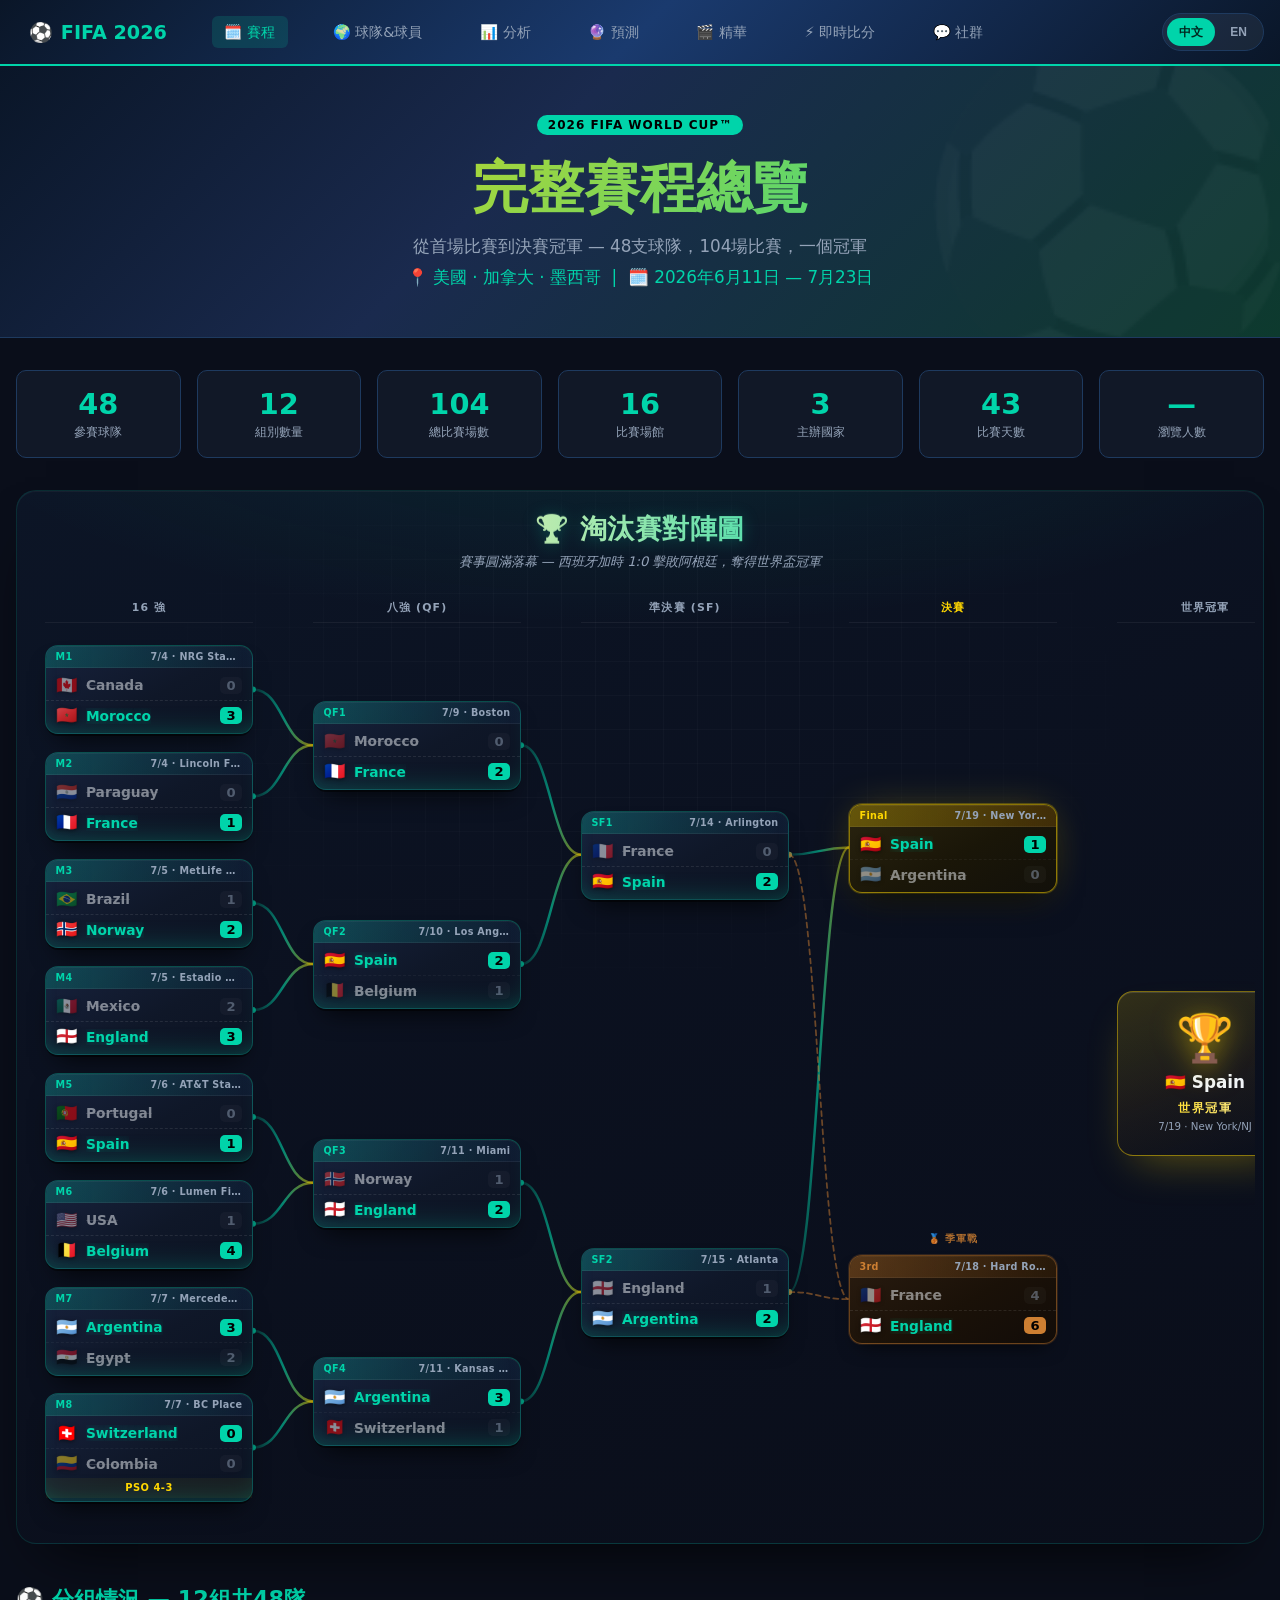
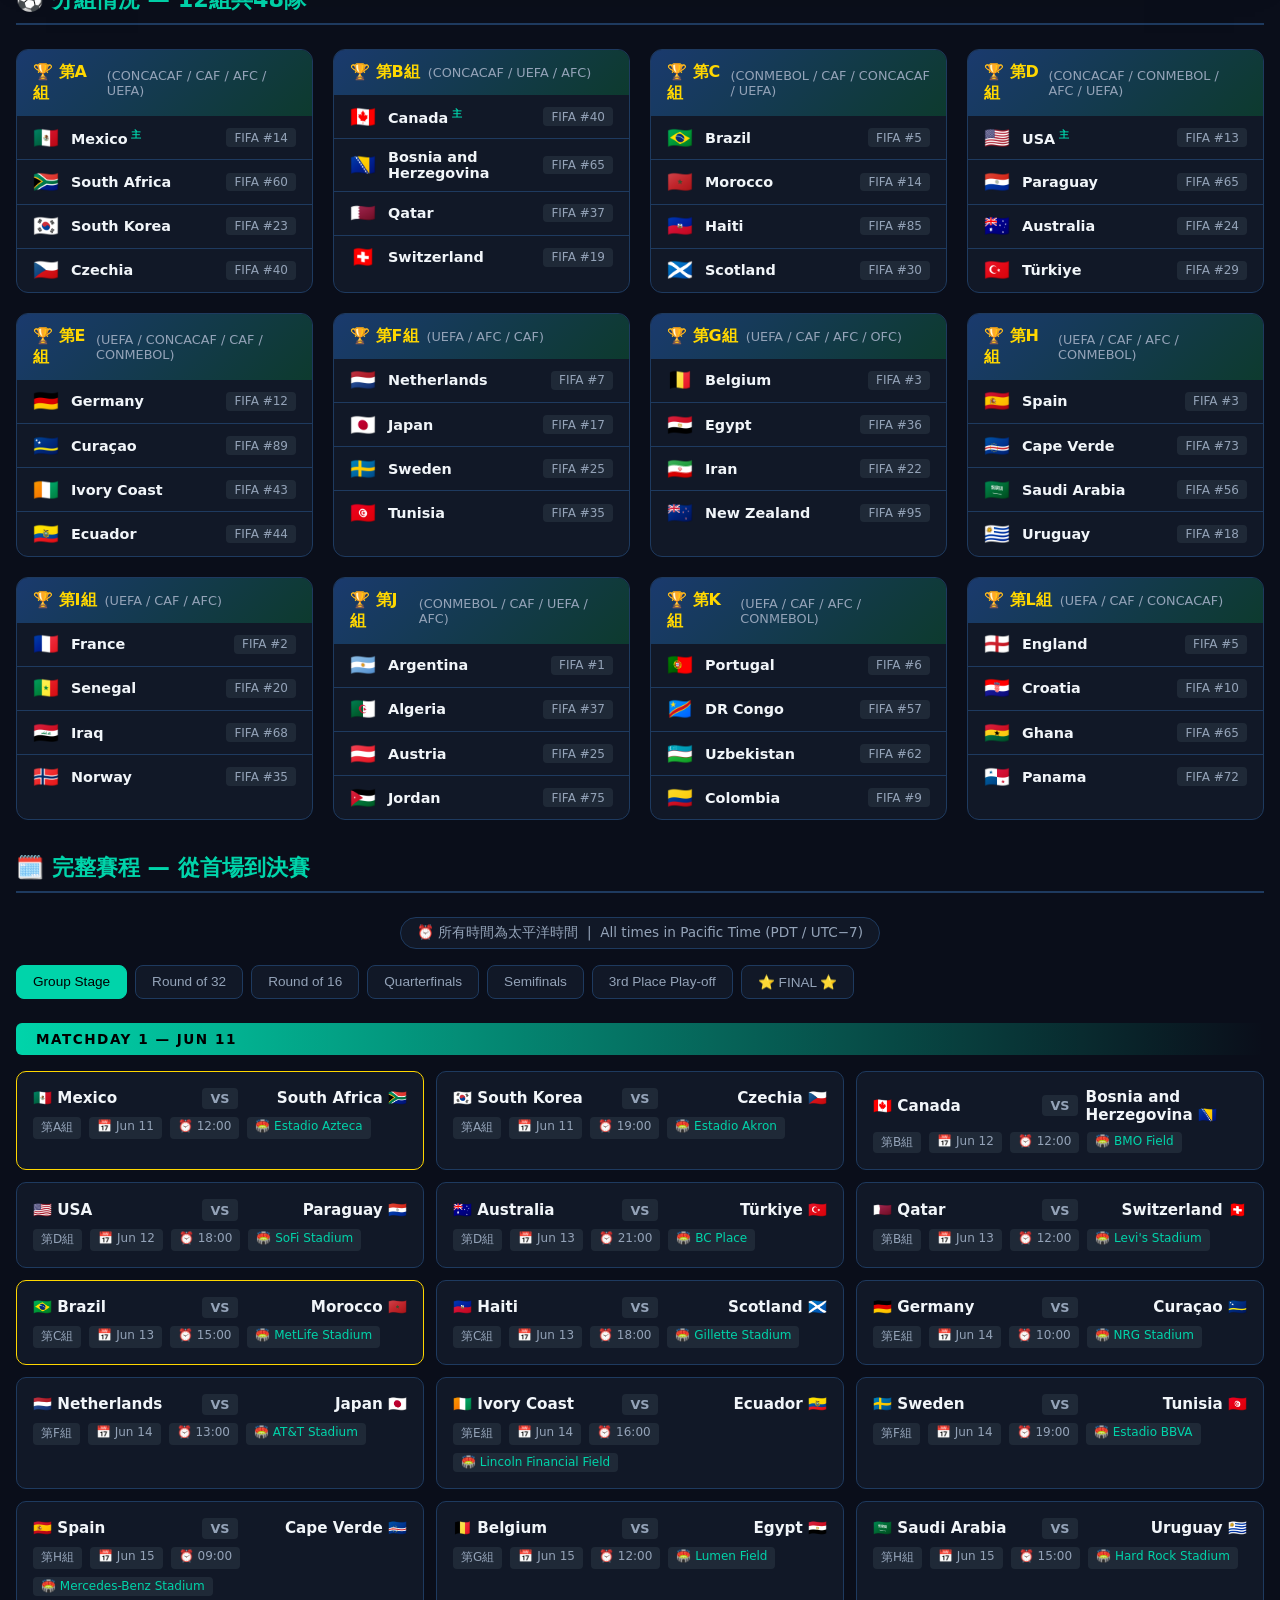
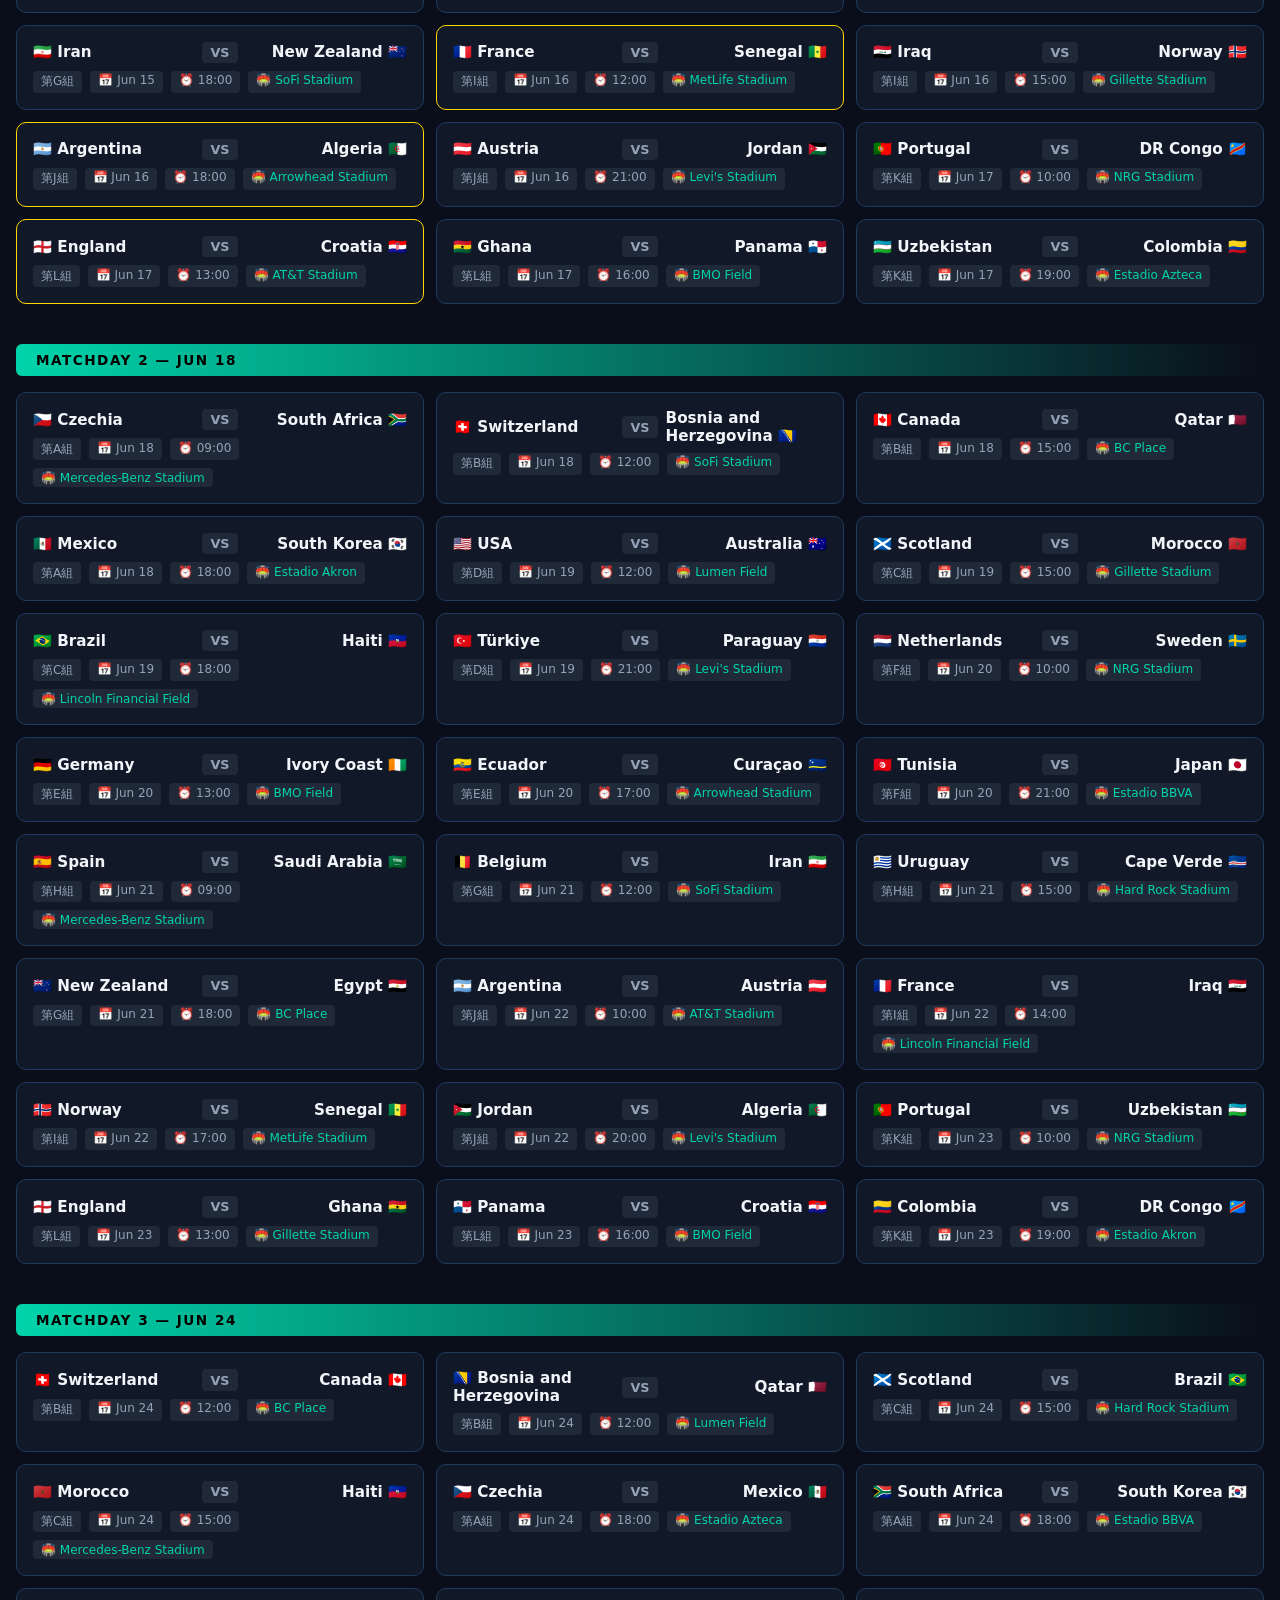
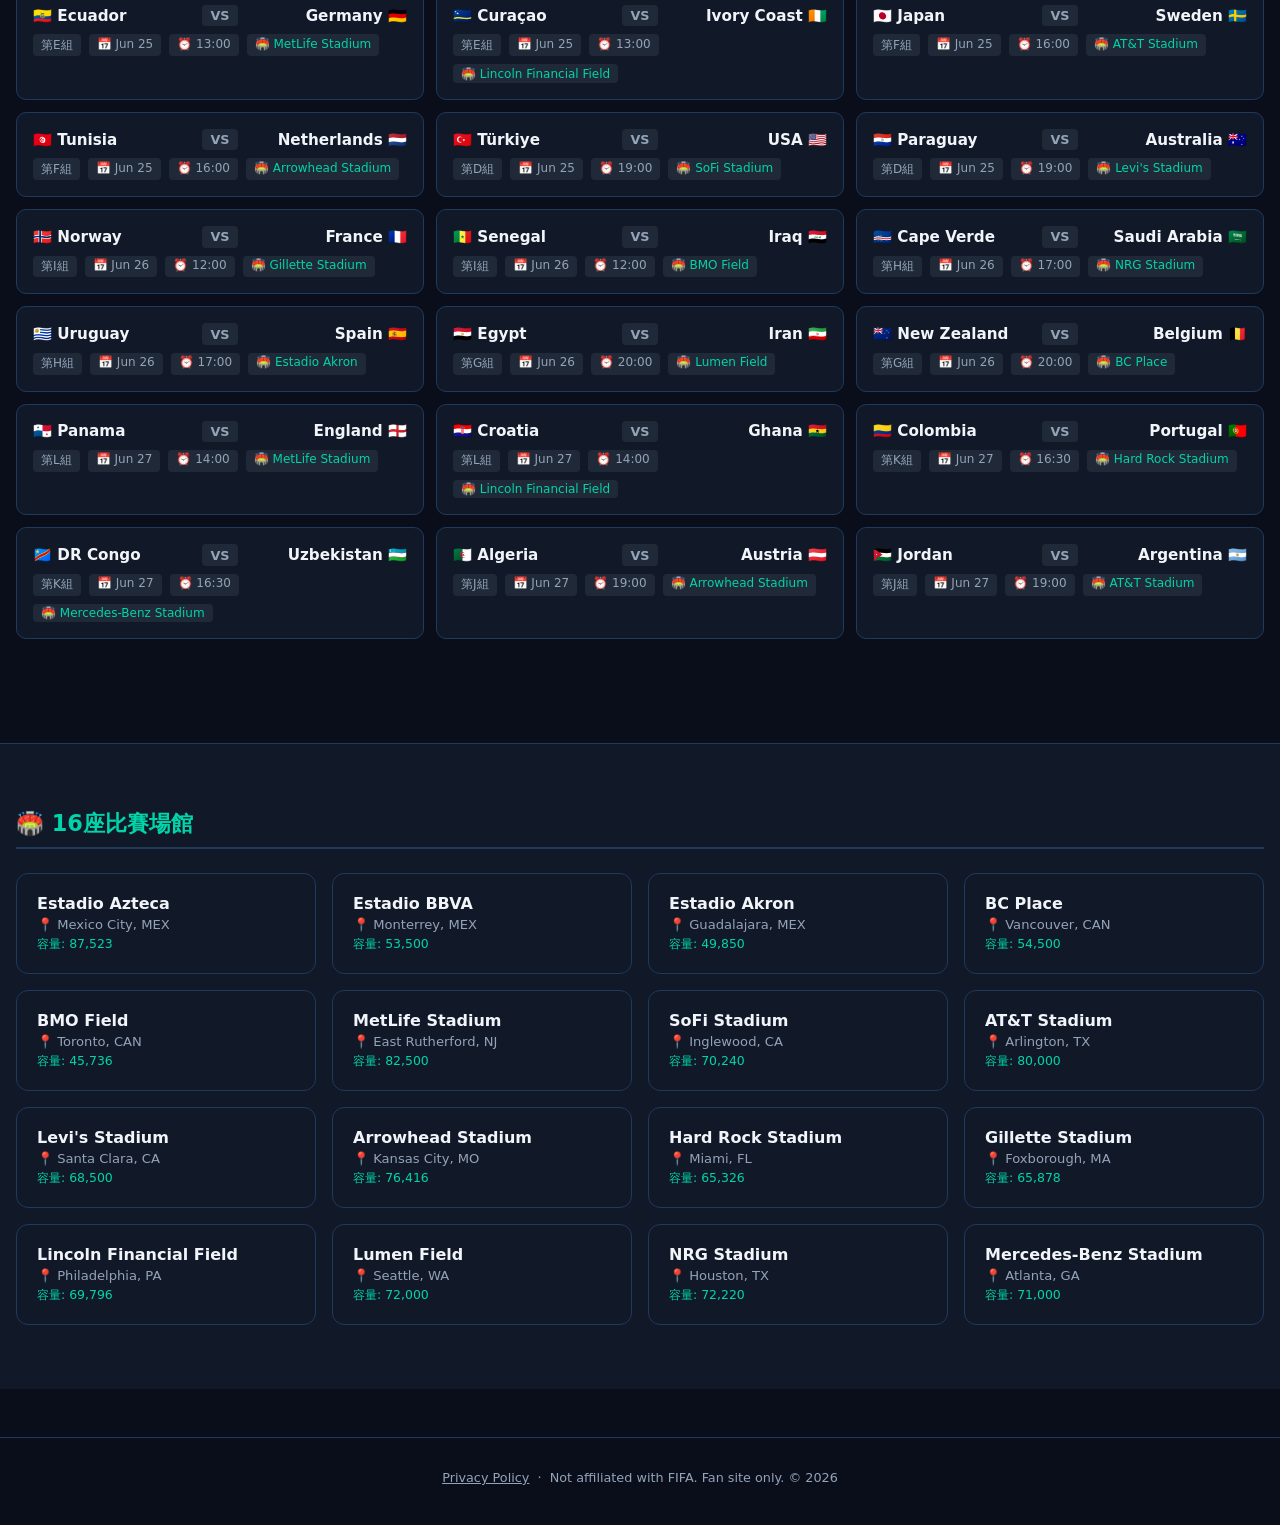
<file: index.html>
<!DOCTYPE html>
<html lang="zh-TW">
<head>
  <meta charset="UTF-8">
  <meta name="viewport" content="width=device-width, initial-scale=1.0">
  <title>2026 FIFA World Cup — 完整賽程</title>
  <link rel="stylesheet" href="style.css">
  <script async src="https://pagead2.googlesyndication.com/pagead/js/adsbygoogle.js?client=ca-pub-4522779931939215" crossorigin="anonymous"></script>
  <style>
    /* ═══════════════════════════════════════════════════════════
       Knockout Bracket — 3D showcase
       ═══════════════════════════════════════════════════════════ */
    .kbracket-shell {
      position: relative;
      margin-bottom: 2.5rem;
      border-radius: 20px;
      padding: 1.25rem 0.5rem 0.5rem;
      background:
        radial-gradient(1200px 400px at 50% -10%, rgba(0,212,170,0.10), transparent 60%),
        linear-gradient(160deg, #0c1526 0%, #0b1120 40%, #0a0e1a 100%);
      background-color: #0b1120;
      border: 1px solid rgba(0,212,170,0.14);
      box-shadow: 0 30px 60px -30px rgba(0,0,0,0.9), inset 0 1px 0 rgba(255,255,255,0.04);
      overflow: hidden;
    }
    .kbracket-shell::before {
      content: '';
      position: absolute; inset: 0;
      background-image:
        linear-gradient(rgba(255,255,255,0.025) 1px, transparent 1px),
        linear-gradient(90deg, rgba(255,255,255,0.025) 1px, transparent 1px);
      background-size: 34px 34px;
      mask-image: radial-gradient(700px 400px at 50% 20%, #000 30%, transparent 80%);
      pointer-events: none;
    }
    .kb-title-row {
      position: relative;
      text-align: center;
      margin-bottom: 0.35rem;
    }
    .kb-title-row h2 {
      font-size: clamp(1.15rem, 2.4vw, 1.7rem);
      font-weight: 900;
      letter-spacing: 0.5px;
      background: linear-gradient(92deg, #ffd700 0%, #fff3b0 30%, #00d4aa 75%);
      -webkit-background-clip: text; background-clip: text;
      -webkit-text-fill-color: transparent;
      filter: drop-shadow(0 2px 8px rgba(0,212,170,0.25));
    }
    .kb-sub {
      position: relative;
      text-align: center;
      color: var(--muted);
      font-size: 0.82rem;
      font-style: italic;
      margin-bottom: 0.9rem;
    }
    .kb-sub b { color: var(--accent); font-style: normal; }

    .kbracket-wrap {
      position: relative;
      overflow-x: auto;
      overflow-y: hidden;
      padding: 0.5rem 0.5rem 1rem;
      scrollbar-width: thin;
      scrollbar-color: rgba(0,212,170,0.4) transparent;
    }
    .kbracket-wrap::-webkit-scrollbar { height: 8px; }
    .kbracket-wrap::-webkit-scrollbar-thumb { background: rgba(0,212,170,0.35); border-radius: 8px; }

    .kb-grid {
      position: relative;
      display: flex;
      gap: 60px;
      min-width: 1160px;
      padding: 0.5rem 0.75rem;
      perspective: 1800px;
    }
    .kb-svg {
      position: absolute; top: 0; left: 0;
      pointer-events: none; z-index: 0;
      overflow: visible;
    }
    .kb-col {
      position: relative; z-index: 1;
      display: flex;
      flex-direction: column;
      flex: 0 0 208px;
      transform-style: preserve-3d;
    }
    .kb-col-body {
      flex: 1;
      display: flex;
      flex-direction: column;
      justify-content: space-around;
    }
    .kb-col.is-champ-col .kb-col-body { justify-content: center; }
    .kb-col-label {
      text-align: center;
      font-size: 0.68rem;
      font-weight: 800;
      letter-spacing: 1.2px;
      text-transform: uppercase;
      color: var(--muted);
      margin-bottom: 0.85rem;
      padding-bottom: 0.4rem;
      border-bottom: 1px solid rgba(255,255,255,0.06);
    }
    .kb-col.is-final-col .kb-col-label { color: var(--gold); }

    /* ── Match card (3D) ─────────────────────────── */
    .kb-card {
      position: relative;
      margin: 9px 0;
      border-radius: 13px;
      background: linear-gradient(150deg, #17223d 0%, #0f1728 55%, #0c1322 100%);
      border: 1px solid rgba(0,212,170,0.16);
      box-shadow:
        0 14px 26px -12px rgba(0,0,0,0.85),
        0 3px 0 -1px rgba(0,0,0,0.5),
        inset 0 1px 0 rgba(255,255,255,0.05),
        inset 0 -16px 30px -22px rgba(0,212,170,0.4);
      transform: translateZ(0);
      transition: transform 0.28s cubic-bezier(.2,.7,.2,1), box-shadow 0.28s ease, border-color 0.28s ease;
      will-change: transform;
    }
    .kb-card:hover {
      transform: translateY(-5px) rotateX(6deg) rotateY(-2deg) scale(1.02);
      border-color: rgba(0,212,170,0.5);
      box-shadow:
        0 26px 44px -14px rgba(0,0,0,0.9),
        0 0 0 1px rgba(0,212,170,0.35),
        0 16px 50px -14px rgba(0,212,170,0.4),
        inset 0 1px 0 rgba(255,255,255,0.08);
      z-index: 5;
    }
    .kb-head {
      display: flex;
      justify-content: space-between;
      align-items: center;
      gap: 0.4rem;
      padding: 0.32rem 0.6rem;
      font-size: 0.6rem;
      font-weight: 700;
      letter-spacing: 0.3px;
      color: #b9c6da;
      background: linear-gradient(90deg, rgba(0,212,170,0.15), rgba(26,58,110,0.18));
      border-bottom: 1px solid rgba(255,255,255,0.06);
      border-radius: 13px 13px 0 0;
    }
    .kb-head .kb-mno { color: var(--accent); font-weight: 800; }
    .kb-head .kb-venue { color: var(--muted); font-weight: 600; overflow: hidden; text-overflow: ellipsis; white-space: nowrap; max-width: 92px; }
    .kb-body { padding: 0.15rem 0; }
    .kb-team {
      display: flex;
      align-items: center;
      gap: 0.5rem;
      padding: 0.38rem 0.62rem;
      font-size: 0.86rem;
      font-weight: 700;
      color: var(--text);
    }
    .kb-team + .kb-team { border-top: 1px dashed rgba(255,255,255,0.09); }
    .kb-flag { font-size: 1.08rem; line-height: 1; filter: drop-shadow(0 1px 2px rgba(0,0,0,0.5)); }
    .kb-tn { white-space: nowrap; overflow: hidden; text-overflow: ellipsis; }
    .kb-team .kb-seed { margin-left: auto; font-size: 0.6rem; color: var(--muted); font-weight: 700; }
    .kb-team.tbd { color: var(--muted); font-style: italic; font-weight: 500; }
    .kb-team.tbd .kb-flag { opacity: 0.5; }
    .kb-team.win { color: var(--accent); }
    .kb-team.win .kb-tn { text-shadow: 0 0 12px rgba(0,212,170,0.4); }
    .kb-team.lose { opacity: 0.5; }
    .kb-team.lose .kb-tn { text-decoration: line-through; text-decoration-color: rgba(255,255,255,0.25); }
    .kb-team-score {
      margin-left: auto;
      font-size: 0.82rem;
      font-weight: 900;
      color: var(--muted);
      background: rgba(255,255,255,0.06);
      border-radius: 5px;
      padding: 0.05rem 0.4rem;
      min-width: 20px;
      text-align: center;
    }
    .kb-team.win .kb-team-score { color: #000; background: var(--accent); }
    .kb-card.is-played { border-color: rgba(0,212,170,0.3); }
    .kb-card.is-played .kb-head { background: linear-gradient(90deg, rgba(0,212,170,0.22), rgba(26,58,110,0.14)); }
    .kb-pens {
      text-align: center;
      font-size: 0.62rem;
      font-weight: 800;
      letter-spacing: 0.5px;
      color: var(--gold);
      padding: 0.2rem 0 0.35rem;
      background: rgba(255,215,0,0.05);
    }

    /* ── Semi / Final emphasis ───────────────────── */
    .kb-card.is-sf { border-color: rgba(0,212,170,0.28); }
    .kb-card.is-final {
      border-color: rgba(255,215,0,0.5);
      background: linear-gradient(150deg, #2a2410 0%, #1a1608 55%, #12100a 100%);
      box-shadow:
        0 16px 34px -12px rgba(0,0,0,0.85),
        0 0 0 1px rgba(255,215,0,0.25),
        0 0 40px -8px rgba(255,215,0,0.3),
        inset 0 1px 0 rgba(255,255,255,0.08);
    }
    .kb-card.is-final .kb-head {
      background: linear-gradient(90deg, rgba(255,215,0,0.28), rgba(245,158,11,0.18));
      color: #ffe680;
    }
    .kb-card.is-final .kb-head .kb-mno { color: #ffd700; }

    /* ── 3rd Place / Bronze medal match ────────────── */
    .kb-third-wrap { margin-top: 0.9rem; }
    .kb-third-lbl {
      text-align: center;
      font-size: 0.62rem;
      font-weight: 800;
      letter-spacing: 1px;
      text-transform: uppercase;
      color: var(--bronze);
      margin-bottom: 0.35rem;
      opacity: 0.85;
    }
    .kb-card.is-third {
      border-color: rgba(205,127,50,0.45);
      background: linear-gradient(150deg, #2a1c10 0%, #1a1108 55%, #120c08 100%);
      box-shadow:
        0 10px 20px -10px rgba(0,0,0,0.8),
        0 0 0 1px rgba(205,127,50,0.2),
        inset 0 1px 0 rgba(255,255,255,0.05);
    }
    .kb-card.is-third .kb-head {
      background: linear-gradient(90deg, rgba(205,127,50,0.28), rgba(120,70,20,0.16));
      color: #e8b98a;
    }
    .kb-card.is-third .kb-head .kb-mno { color: var(--bronze); }
    .kb-card.is-third .kb-team.win .kb-team-score { background: var(--bronze); }

    /* ── Champion slot ───────────────────────────── */
    .kb-col.is-champ-col { flex: 0 0 176px; justify-content: center; }
    .kb-champ {
      position: relative;
      text-align: center;
      padding: 1.4rem 0.85rem;
      border-radius: 16px;
      background: linear-gradient(160deg, rgba(255,215,0,0.16), rgba(245,158,11,0.06) 60%, transparent);
      border: 1px solid rgba(255,215,0,0.45);
      box-shadow: 0 20px 44px -18px rgba(255,215,0,0.35), inset 0 1px 0 rgba(255,255,255,0.12);
    }
    .kb-champ .kb-cup {
      font-size: 2.9rem;
      line-height: 1;
      filter: drop-shadow(0 6px 14px rgba(255,215,0,0.5));
      animation: kbFloat 3.2s ease-in-out infinite;
    }
    @keyframes kbFloat { 0%,100% { transform: translateY(0) rotate(-2deg);} 50% { transform: translateY(-7px) rotate(2deg);} }
    .kb-champ .kb-champ-team {
      margin-top: 0.65rem;
      font-size: 1.05rem;
      font-weight: 900;
      color: var(--text);
    }
    .kb-champ .kb-champ-lbl {
      margin-top: 0.55rem;
      font-size: 0.72rem;
      font-weight: 900;
      letter-spacing: 1.5px;
      text-transform: uppercase;
      background: linear-gradient(90deg, #ffd700, #fff3b0);
      -webkit-background-clip: text; background-clip: text; -webkit-text-fill-color: transparent;
    }
    .kb-champ .kb-champ-sub { margin-top: 0.3rem; font-size: 0.64rem; color: var(--muted); }

    @media (max-width: 640px) {
      .kb-grid { gap: 44px; min-width: 1080px; }
      .kb-col { flex: 0 0 188px; }
    }
  </style>
</head>
<body data-page-title="idx_title">
<nav>
  <div class="nav-inner">
    <a class="nav-logo" href="index.html">⚽ <span>FIFA 2026</span></a>
    <a href="index.html" class="active" data-i18n="nav_schedule">🗓️ 賽程</a>
    <a href="teams.html" data-i18n="nav_teams">🌍 球隊&球員</a>
    <a href="analysis.html" data-i18n="nav_analysis">📊 分析</a>
    <a href="prediction.html" data-i18n="nav_prediction">🔮 預測</a>
    <a href="highlights.html" data-i18n="nav_highlights">🎬 精華</a>
    <a href="scores.html"    data-i18n="nav_scores">⚡ 即時比分</a>
    <a href="community.html" data-i18n="nav_community">💬 社群</a>
  </div>
</nav>

<div class="hero">
  <div class="badge" data-i18n="idx_hero_badge">2026 FIFA World Cup™</div>
  <h1 data-i18n="idx_hero_h1">完整賽程總覽</h1>
  <p data-i18n="idx_hero_p1">從首場比賽到決賽冠軍 — 48支球隊，104場比賽，一個冠軍</p>
  <p style="margin-top:0.5rem;color:var(--accent)" data-i18n-html="idx_hero_p2">📍 美國 · 加拿大 · 墨西哥 &nbsp;|&nbsp; 🗓️ 2026年6月11日 — 7月23日</p>
</div>

<div class="container">
  <div class="stats-strip">
    <div class="stat-box"><div class="num">48</div><div class="lbl" data-i18n="idx_stat_teams">參賽球隊</div></div>
    <div class="stat-box"><div class="num">12</div><div class="lbl" data-i18n="idx_stat_groups">組別數量</div></div>
    <div class="stat-box"><div class="num">104</div><div class="lbl" data-i18n="idx_stat_matches">總比賽場數</div></div>
    <div class="stat-box"><div class="num">16</div><div class="lbl" data-i18n="idx_stat_venues">比賽場館</div></div>
    <div class="stat-box"><div class="num">3</div><div class="lbl" data-i18n="idx_stat_hosts">主辦國家</div></div>
    <div class="stat-box"><div class="num">43</div><div class="lbl" data-i18n="idx_stat_days">比賽天數</div></div>
    <div class="stat-box"><div class="num" id="visitor-count">—</div><div class="lbl" data-i18n="idx_stat_visitors">瀏覽人數</div></div>
  </div>

  <!-- KNOCKOUT BRACKET -->
  <div class="kbracket-shell" id="kbracket-shell">
    <div class="kb-title-row"><h2 id="kb-title">🏆 淘汰賽對陣圖</h2></div>
    <div class="kb-sub" id="kb-sub"></div>
    <div class="kbracket-wrap">
      <div class="kb-grid" id="kb-grid"></div>
    </div>
  </div>

  <!-- GROUPS -->
  <div class="section-title" data-i18n="idx_section_groups">⚽ 分組情況 — 12組共48隊</div>
  <div id="groups-container" class="groups-grid fade-in"></div>

  <!-- SCHEDULE -->
  <div class="section-title" style="margin-top:2rem" data-i18n="idx_section_schedule">🗓️ 完整賽程 — 從首場到決賽</div>
  <div style="text-align:center;margin-bottom:1rem">
    <span style="display:inline-block;background:var(--bg2);border:1px solid var(--border);border-radius:20px;padding:0.35rem 1rem;font-size:0.85rem;color:var(--muted)">⏰ 所有時間為太平洋時間 &nbsp;|&nbsp; All times in Pacific Time (PDT / UTC−7)</span>
  </div>

  <div class="tabs" id="phase-tabs"></div>
  <div id="schedule-container"></div>
</div>

<!-- VENUES -->
<div style="background:var(--bg2);border-top:1px solid var(--border);margin-top:2rem;padding:2rem 0">
  <div class="container">
    <div class="section-title" data-i18n="idx_section_venues">🏟️ 16座比賽場館</div>
    <div id="venues-grid" style="display:grid;grid-template-columns:repeat(auto-fill,minmax(280px,1fr));gap:1rem"></div>
  </div>
</div>

<script src="data.js"></script>
<script src="i18n.js"></script>
<script>
// Render Groups
const gc = document.getElementById('groups-container');
GROUPS.forEach(g => {
  const div = document.createElement('div');
  div.className = 'group-card';
  const groupLabel = t('idx_group_label', {id: g.id});
  const hostTag = t('idx_host_tag');
  div.innerHTML = `<div class="group-header">${groupLabel} <span>(${g.teams.map(tm=>tm.conf).filter((v,i,a)=>a.indexOf(v)===i).join(' / ')})</span></div>`
    + g.teams.map(tm => `<div class="team-row"><span class="team-flag">${tm.flag}</span><span class="team-name">${tm.name}${tm.host?'<sup style="color:var(--accent);font-size:0.65rem"> '+hostTag+'</sup>':''}</span><span class="team-rank">FIFA #${tm.rank}</span></div>`).join('');
  gc.appendChild(div);
});

// Render Schedule by phase
const phases = [...new Set(SCHEDULE.map(m => m.phase))];
const tabsEl = document.getElementById('phase-tabs');
const schedEl = document.getElementById('schedule-container');

phases.forEach((phase, i) => {
  const btn = document.createElement('button');
  btn.className = 'tab-btn' + (i===0?' active':'');
  btn.textContent = phase;
  btn.onclick = () => {
    document.querySelectorAll('.tab-btn').forEach(b=>b.classList.remove('active'));
    document.querySelectorAll('.tab-pane').forEach(p=>p.classList.remove('active'));
    btn.classList.add('active');
    document.getElementById('pane-'+i).classList.add('active');
  };
  tabsEl.appendChild(btn);

  const pane = document.createElement('div');
  pane.className = 'tab-pane' + (i===0?' active':'');
  pane.id = 'pane-'+i;

  const matches = SCHEDULE.filter(m => m.phase === phase);
  const rounds = [...new Set(matches.map(m=>m.round))];

  rounds.forEach(round => {
    const roundMatches = matches.filter(m=>m.round===round);
    const block = document.createElement('div');
    block.className = 'phase-block';
    block.innerHTML = `<div class="phase-label">${round} — ${roundMatches[0].date}</div>`;
    const grid = document.createElement('div');
    grid.className = 'matches-grid';
    roundMatches.forEach(m => {
      const card = document.createElement('div');
      card.className = 'match-card' + (m.featured ? ' ' : '');
      if(m.featured) card.style.border = '1px solid var(--gold)';
      card.innerHTML = `
        <div class="match-teams">
          <div class="match-team">${m.homeFlag} ${m.home}</div>
          <div class="vs">VS</div>
          <div class="match-team away">${m.away} ${m.awayFlag}</div>
        </div>
        <div class="match-info">
          ${m.group ? `<span>${t('idx_match_group', {group: m.group})}</span>` : ''}
          <span>📅 ${m.date}</span>
          <span>⏰ ${m.time}</span>
          <span class="venue">🏟️ ${m.venue}</span>
        </div>`;
      grid.appendChild(card);
    });
    block.appendChild(grid);
    pane.appendChild(block);
  });
  schedEl.appendChild(pane);
});

// Venues
const vg = document.getElementById('venues-grid');
VENUES.forEach(v => {
  const d = document.createElement('div');
  d.className = 'card';
  d.style.display='flex';d.style.flexDirection='column';d.style.gap='0.25rem';
  d.innerHTML = `<strong style="color:var(--text)">${v.name}</strong><span style="font-size:0.82rem;color:var(--muted)">📍 ${v.city}</span><span style="font-size:0.78rem;color:var(--accent)">${t('idx_venue_capacity', {cap: v.cap.toLocaleString()})}</span>`;
  vg.appendChild(d);
});
</script>
<script>
/* ═══════════════════════════════════════════════════════════
   Knockout Bracket renderer (3D + SVG connectors)
   ═══════════════════════════════════════════════════════════ */
(function () {
  var isEn = (typeof getLang === 'function') && getLang() === 'en';
  var L = isEn
    ? { title:'🏆 Knockout Bracket', sub:'Tournament complete — Spain are world champions, beating Argentina 1-0 in extra time',
        r16:'Round of 16', qf:'Quarter-finals', sf:'Semi-finals', fin:'Final', champ:'Champion', third:'🥉 3rd Place',
        winOf:'Winner of', loseOf:'Loser of', tbd:'To be decided', crown:'World Champions' }
    : { title:'🏆 淘汰賽對陣圖', sub:'賽事圓滿落幕 — 西班牙加時 1:0 擊敗阿根廷，奪得世界盃冠軍',
        r16:'16 強', qf:'八強 (QF)', sf:'準決賽 (SF)', fin:'決賽', champ:'世界冠軍', third:'🥉 季軍戰',
        winOf:'勝者', loseOf:'敗方', tbd:'待定', crown:'世界冠軍' };

  document.getElementById('kb-title').textContent = L.title;
  document.getElementById('kb-sub').innerHTML = L.sub;

  // Round of 16 — confirmed matchups (mirrors R16_SCHEDULE); hs/as/winner set once played
  var R16 = [
    { m:'M1', date:'7/4', venue:'NRG Stadium',          h:{n:'Canada',f:'🇨🇦'},      a:{n:'Morocco',f:'🇲🇦'},  hs:0, as:3, winner:'a' },
    { m:'M2', date:'7/4', venue:'Lincoln Financial Field', h:{n:'Paraguay',f:'🇵🇾'}, a:{n:'France',f:'🇫🇷'},   hs:0, as:1, winner:'a' },
    { m:'M3', date:'7/5', venue:'MetLife Stadium',      h:{n:'Brazil',f:'🇧🇷'},      a:{n:'Norway',f:'🇳🇴'},   hs:1, as:2, winner:'a' },
    { m:'M4', date:'7/5', venue:'Estadio Azteca',       h:{n:'Mexico',f:'🇲🇽'},      a:{n:'England',f:'🏴󠁧󠁢󠁥󠁮󠁧󠁿'}, hs:2, as:3, winner:'a' },
    { m:'M5', date:'7/6', venue:'AT&T Stadium',         h:{n:'Portugal',f:'🇵🇹'},    a:{n:'Spain',f:'🇪🇸'},   hs:0, as:1, winner:'a' },
    { m:'M6', date:'7/6', venue:'Lumen Field',          h:{n:'USA',f:'🇺🇸'},         a:{n:'Belgium',f:'🇧🇪'}, hs:1, as:4, winner:'a' },
    { m:'M7', date:'7/7', venue:'Mercedes-Benz Stadium',h:{n:'Argentina',f:'🇦🇷'},   a:{n:'Egypt',f:'🇪🇬'},   hs:3, as:2, winner:'h' },
    { m:'M8', date:'7/7', venue:'BC Place',             h:{n:'Switzerland',f:'🇨🇭'}, a:{n:'Colombia',f:'🇨🇴'},hs:0, as:0, winner:'h', pens:'4-3' },
  ];
  // Later rounds reference feeder match ids; s/winnerId/pens set once played
  var QF = [
    { m:'QF1', date:'7/9',  venue:'Boston',      f:['M1','M2'], s:{M1:0, M2:2}, winnerId:'M2' },
    { m:'QF2', date:'7/10', venue:'Los Angeles', f:['M5','M6'], s:{M5:2, M6:1}, winnerId:'M5' },
    { m:'QF3', date:'7/11', venue:'Miami',       f:['M3','M4'], s:{M3:1, M4:2}, winnerId:'M4' },
    { m:'QF4', date:'7/11', venue:'Kansas City', f:['M7','M8'], s:{M7:3, M8:1}, winnerId:'M7' },
  ];
  var SF = [
    { m:'SF1', date:'7/14', venue:'Arlington', f:['QF1','QF2'], s:{QF1:0, QF2:2}, winnerId:'QF2' },
    { m:'SF2', date:'7/15', venue:'Atlanta',   f:['QF3','QF4'], s:{QF3:1, QF4:2}, winnerId:'QF4' },
  ];
  var FIN = { m:'Final', date:'7/19', venue:'New York/NJ', f:['SF1','SF2'], s:{SF1:1, SF2:0}, winnerId:'SF1' };
  var THIRD = { m:'3rd', date:'7/18', venue:'Hard Rock Stadium', f:['SF1','SF2'], s:{SF1:4, SF2:6}, winnerId:'SF2' };

  // Maps of matchId -> team {n,f}, for feeding into later rounds
  var winners = {};
  var losers = {};
  R16.forEach(function(mt) {
    if (mt.winner) {
      winners[mt.m] = mt.winner === 'h' ? mt.h : mt.a;
      losers[mt.m] = mt.winner === 'h' ? mt.a : mt.h;
    }
  });

  function teamRow(t, opts) {
    opts = opts || {};
    if (opts.tbd) {
      return '<div class="kb-team tbd"><span class="kb-flag">🏳️</span><span class="kb-tn">' + t + '</span></div>';
    }
    var cls = 'kb-team' + (opts.win ? ' win' : '') + (opts.lose ? ' lose' : '');
    var scoreHtml = (opts.score !== undefined) ? '<span class="kb-team-score">' + opts.score + '</span>' : '';
    return '<div class="' + cls + '"><span class="kb-flag">' + t.f + '</span><span class="kb-tn">' + t.n + '</span>' + scoreHtml + '</div>';
  }
  function realCard(mt, cls) {
    var played = mt.hs !== undefined;
    var homeOpts = played ? { win: mt.winner === 'h', lose: mt.winner === 'a', score: mt.hs } : {};
    var awayOpts = played ? { win: mt.winner === 'a', lose: mt.winner === 'h', score: mt.as } : {};
    var pensHtml = mt.pens ? '<div class="kb-pens">PSO ' + mt.pens + '</div>' : '';
    return '<div class="kb-card' + (cls||'') + (played ? ' is-played' : '') + '" data-m="' + mt.m + '">' +
      '<div class="kb-head"><span class="kb-mno">' + mt.m + '</span>' +
        '<span class="kb-venue">' + mt.date + ' · ' + mt.venue + '</span></div>' +
      '<div class="kb-body">' + teamRow(mt.h, homeOpts) + teamRow(mt.a, awayOpts) + pensHtml + '</div></div>';
  }
  function ghostCard(mt, cls, srcMap, labelPrefix) {
    srcMap = srcMap || winners;
    labelPrefix = labelPrefix || L.winOf;
    var id1 = mt.f[0], id2 = mt.f[1];
    var w1 = srcMap[id1], w2 = srcMap[id2];
    var played = !!mt.winnerId;
    var row1, row2, pensHtml = '';
    if (played) {
      var win1 = mt.winnerId === id1;
      row1 = teamRow(w1, { win: win1, lose: !win1, score: mt.s[id1] });
      row2 = teamRow(w2, { win: !win1, lose: win1, score: mt.s[id2] });
      if (mt.pens) pensHtml = '<div class="kb-pens">PSO ' + mt.pens + '</div>';
    } else {
      row1 = w1 ? teamRow(w1) : teamRow(labelPrefix + ' ' + id1, { tbd:true });
      row2 = w2 ? teamRow(w2) : teamRow(labelPrefix + ' ' + id2, { tbd:true });
    }
    return '<div class="kb-card' + (cls||'') + (played ? ' is-played' : '') + '" data-m="' + mt.m + '">' +
      '<div class="kb-head"><span class="kb-mno">' + mt.m + '</span>' +
        '<span class="kb-venue">' + mt.date + ' · ' + mt.venue + '</span></div>' +
      '<div class="kb-body">' + row1 + row2 + pensHtml + '</div></div>';
  }

  // Feed QF winners/losers into the maps so SF/Final/3rd-place can resolve their teams too
  QF.forEach(function(mt) {
    if (mt.winnerId) {
      var loserId = mt.f[0] === mt.winnerId ? mt.f[1] : mt.f[0];
      winners[mt.m] = winners[mt.winnerId];
      losers[mt.m] = winners[loserId];
    }
  });
  // Once SF matches are played, feed winners into Final and losers into the 3rd-place map
  SF.forEach(function(mt) {
    if (mt.winnerId) {
      var loserId = mt.f[0] === mt.winnerId ? mt.f[1] : mt.f[0];
      winners[mt.m] = winners[mt.winnerId];
      losers[mt.m] = winners[loserId];
    }
  });
  // Once the Final is played, resolve the champion team
  var champion = FIN.winnerId ? winners[FIN.winnerId] : null;

  var grid = document.getElementById('kb-grid');
  grid.innerHTML =
    '<div class="kb-col col-r16"><div class="kb-col-label">' + L.r16 + '</div><div class="kb-col-body">' + R16.map(function(x){return realCard(x);}).join('') + '</div></div>' +
    '<div class="kb-col col-qf"><div class="kb-col-label">' + L.qf + '</div><div class="kb-col-body">' + QF.map(function(x){return ghostCard(x);}).join('') + '</div></div>' +
    '<div class="kb-col col-sf"><div class="kb-col-label">' + L.sf + '</div><div class="kb-col-body">' + SF.map(function(x){return ghostCard(x,' is-sf');}).join('') + '</div></div>' +
    '<div class="kb-col col-final is-final-col"><div class="kb-col-label">' + L.fin + '</div><div class="kb-col-body">' + ghostCard(FIN,' is-final') +
      '<div class="kb-third-wrap"><div class="kb-third-lbl">' + L.third + '</div>' + ghostCard(THIRD,' is-third', losers, L.loseOf) + '</div>' +
      '</div></div>' +
    '<div class="kb-col is-champ-col"><div class="kb-col-label">' + L.champ + '</div><div class="kb-col-body">' +
      '<div class="kb-champ"><div class="kb-cup">🏆</div>' +
      (champion ? '<div class="kb-champ-team">' + champion.f + ' ' + champion.n + '</div>' : '') +
      '<div class="kb-champ-lbl">' + L.crown + '</div>' +
      '<div class="kb-champ-sub">' + FIN.date + ' · ' + FIN.venue + '</div></div></div></div>';

  // ── SVG connectors ──────────────────────────────────────
  var NS = 'http://www.w3.org/2000/svg';
  var svg = document.createElementNS(NS, 'svg');
  svg.setAttribute('class', 'kb-svg');
  svg.innerHTML =
    '<defs><linearGradient id="kbGrad" x1="0" y1="0" x2="1" y2="0">' +
    '<stop offset="0" stop-color="#00d4aa" stop-opacity="0.15"/>' +
    '<stop offset="0.5" stop-color="#00d4aa" stop-opacity="0.6"/>' +
    '<stop offset="1" stop-color="#ffd700" stop-opacity="0.55"/></gradient></defs>';
  grid.insertBefore(svg, grid.firstChild);

  // feeder → target links (pairs advance into next match)
  var LINKS = [
    ['M1','QF1'],['M2','QF1'],['M3','QF2'],['M4','QF2'],
    ['M5','QF3'],['M6','QF3'],['M7','QF4'],['M8','QF4'],
    ['QF1','SF1'],['QF2','SF1'],['QF3','SF2'],['QF4','SF2'],
    ['SF1','Final'],['SF2','Final'],
  ];
  // SF losers feed the 3rd-place match — drawn distinctly (bronze, dashed)
  var LOSER_LINKS = [ ['SF1','3rd'], ['SF2','3rd'] ];

  function cardEl(id) { return grid.querySelector('.kb-card[data-m="' + id + '"]'); }

  function drawLinkSet(pairs, gr, opts) {
    opts = opts || {};
    pairs.forEach(function(pair) {
      var from = cardEl(pair[0]), to = cardEl(pair[1]);
      if (!from || !to) return;
      var fr = from.getBoundingClientRect(), tr = to.getBoundingClientRect();
      var x1 = fr.right - gr.left + grid.scrollLeft;
      var y1 = fr.top + fr.height / 2 - gr.top + grid.scrollTop;
      var x2 = tr.left - gr.left + grid.scrollLeft;
      var y2 = tr.top + tr.height / 2 - gr.top + grid.scrollTop;
      var mx = (x1 + x2) / 2;
      var d = 'M ' + x1 + ' ' + y1 +
              ' C ' + mx + ' ' + y1 + ', ' + mx + ' ' + y2 + ', ' + x2 + ' ' + y2;
      var path = document.createElementNS(NS, 'path');
      path.setAttribute('class', 'kb-link');
      path.setAttribute('d', d);
      path.setAttribute('fill', 'none');
      path.setAttribute('stroke', opts.stroke || 'url(#kbGrad)');
      path.setAttribute('stroke-width', opts.width || '2.5');
      path.setAttribute('stroke-linecap', 'round');
      if (opts.dash) path.setAttribute('stroke-dasharray', opts.dash);
      svg.appendChild(path);
      // node dot at the target end
      var dot = document.createElementNS(NS, 'circle');
      dot.setAttribute('class', 'kb-link');
      dot.setAttribute('cx', x1); dot.setAttribute('cy', y1);
      dot.setAttribute('r', '3');
      dot.setAttribute('fill', opts.dotColor || '#00d4aa');
      dot.setAttribute('opacity', '0.7');
      svg.appendChild(dot);
    });
  }

  function drawLinks() {
    // clear existing links (keep defs)
    Array.prototype.slice.call(svg.querySelectorAll('.kb-link')).forEach(function(p){ p.remove(); });
    var W = grid.scrollWidth, H = grid.scrollHeight;
    svg.setAttribute('width', W); svg.setAttribute('height', H);
    svg.setAttribute('viewBox', '0 0 ' + W + ' ' + H);
    var gr = grid.getBoundingClientRect();

    drawLinkSet(LINKS, gr);
    drawLinkSet(LOSER_LINKS, gr, { stroke:'rgba(205,127,50,0.5)', width:'1.75', dash:'5,4', dotColor:'#cd7f32' });
  }

  // draw after layout settles; redraw on resize
  requestAnimationFrame(function(){ requestAnimationFrame(drawLinks); });
  window.addEventListener('load', drawLinks);
  var rt;
  window.addEventListener('resize', function(){ clearTimeout(rt); rt = setTimeout(drawLinks, 120); });
})();
</script>
<script>
// Visitor counter via CountAPI (free, no setup needed)
fetch('https://api.counterapi.dev/v1/fifa2026-andrewyang/homepage/up')
  .then(function(r) { return r.json(); })
  .then(function(data) {
    var el = document.getElementById('visitor-count');
    if (el && data && data.count) el.textContent = data.count.toLocaleString();
  })
  .catch(function() {}); // silent fail — counter stays at "—"
</script>

<footer style="text-align:center;padding:2rem 1rem 2.5rem;color:var(--muted);font-size:0.8rem;border-top:1px solid var(--border);margin-top:3rem">
  <a href="privacy.html" style="color:var(--muted);text-decoration:underline">Privacy Policy</a>
  &nbsp;&middot;&nbsp; Not affiliated with FIFA. Fan site only. &copy; 2026
</footer>
</body>
</html>
</file>
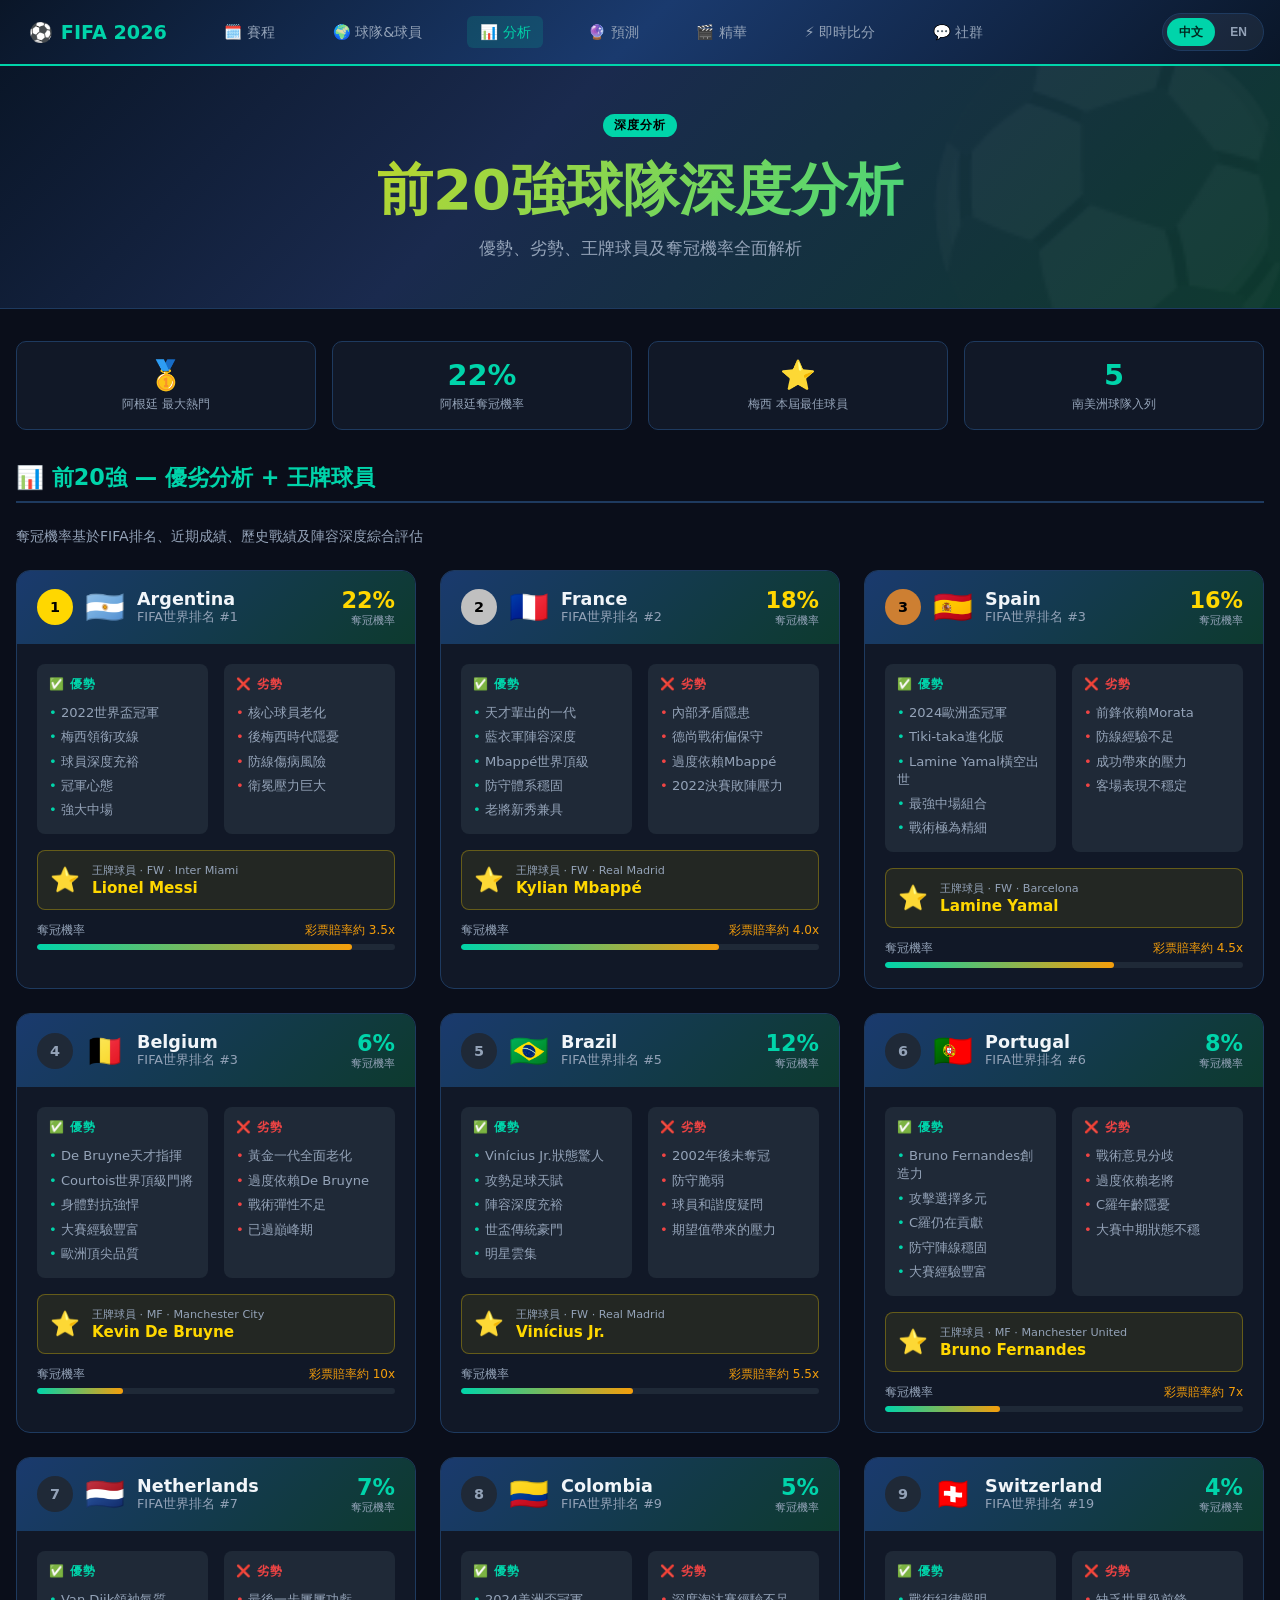
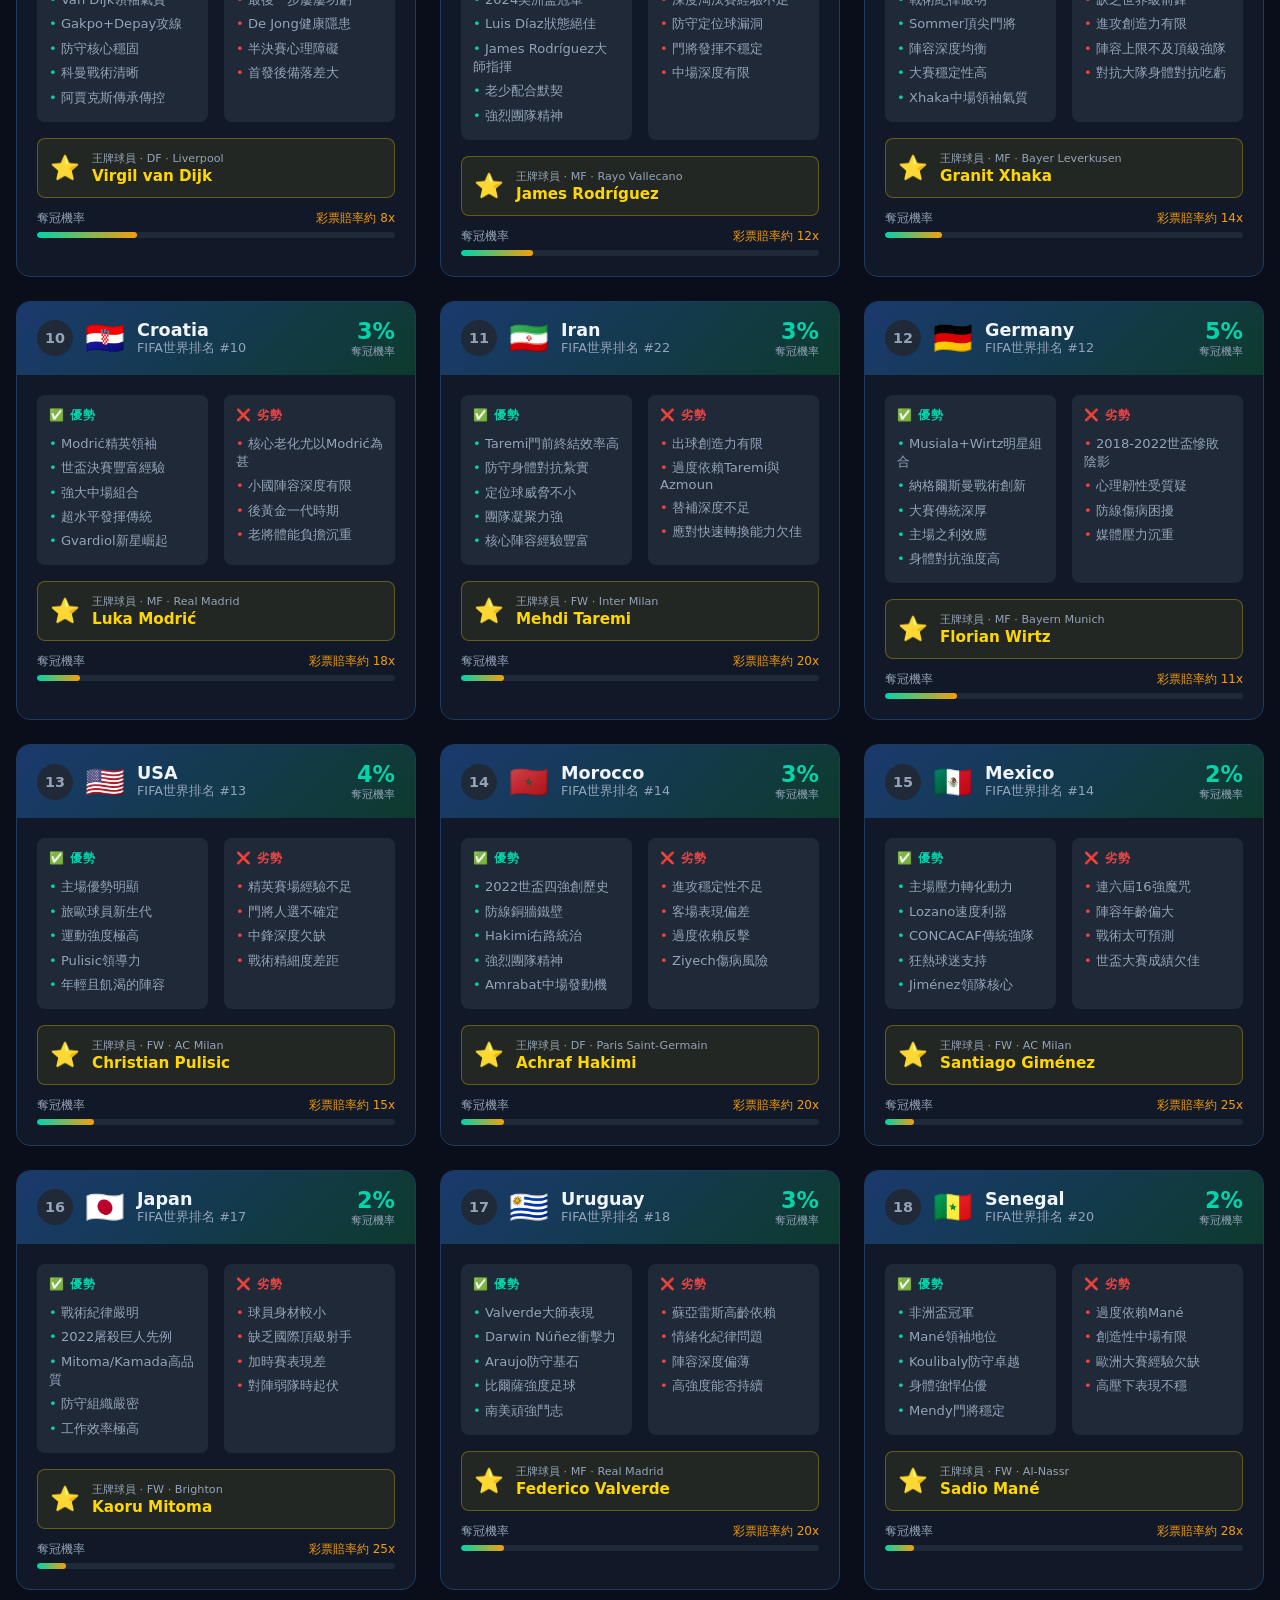
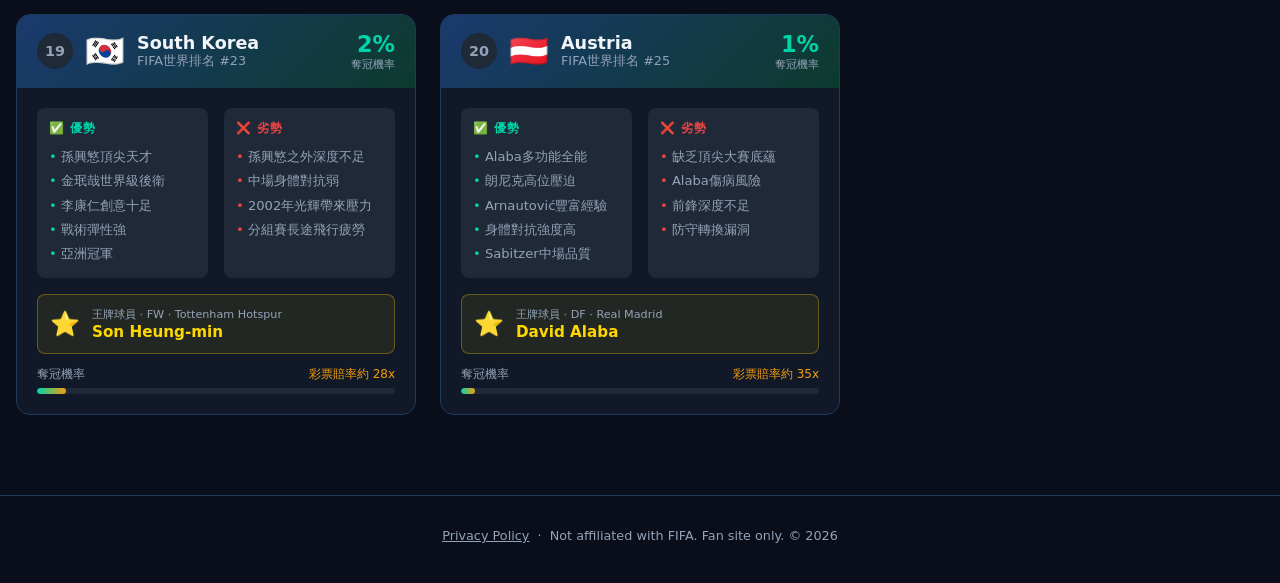
<file: analysis.html>
<!DOCTYPE html>
<html lang="zh-TW">
<head>
  <meta charset="UTF-8">
  <meta name="viewport" content="width=device-width, initial-scale=1.0">
  <title>2026 FIFA World Cup — 前20強分析</title>
  <link rel="stylesheet" href="style.css">
  <script async src="https://pagead2.googlesyndication.com/pagead/js/adsbygoogle.js?client=ca-pub-4522779931939215" crossorigin="anonymous"></script>
</head>
<body data-page-title="an_title">
<nav>
  <div class="nav-inner">
    <a class="nav-logo" href="index.html">⚽ <span>FIFA 2026</span></a>
    <a href="index.html" data-i18n="nav_schedule">🗓️ 賽程</a>
    <a href="teams.html" data-i18n="nav_teams">🌍 球隊&球員</a>
    <a href="analysis.html" class="active" data-i18n="nav_analysis">📊 分析</a>
    <a href="prediction.html" data-i18n="nav_prediction">🔮 預測</a>
    <a href="highlights.html" data-i18n="nav_highlights">🎬 精華</a>
    <a href="scores.html" data-i18n="nav_scores">⚡ 即時比分</a>
    <a href="community.html" data-i18n="nav_community">💬 社群</a>
  </div>
</nav>

<div class="hero">
  <div class="badge" data-i18n="an_hero_badge">深度分析</div>
  <h1 data-i18n="an_hero_h1">前20強球隊深度分析</h1>
  <p data-i18n="an_hero_p">優勢、劣勢、王牌球員及奪冠機率全面解析</p>
</div>

<div class="container">
  <div class="stats-strip">
    <div class="stat-box"><div class="num">🥇</div><div class="lbl" data-i18n="an_stat1_lbl">阿根廷 最大熱門</div></div>
    <div class="stat-box"><div class="num">22%</div><div class="lbl" data-i18n="an_stat2_lbl">阿根廷奪冠機率</div></div>
    <div class="stat-box"><div class="num">⭐</div><div class="lbl" data-i18n="an_stat3_lbl">梅西 本屆最佳球員</div></div>
    <div class="stat-box"><div class="num">5</div><div class="lbl" data-i18n="an_stat4_lbl">南美洲球隊入列</div></div>
  </div>

  <div class="section-title" data-i18n="an_section_title">📊 前20強 — 優劣分析 + 王牌球員</div>
  <p style="color:var(--muted);margin-bottom:1.5rem;font-size:0.88rem" data-i18n="an_section_sub">奪冠機率基於FIFA排名、近期成績、歷史戰績及陣容深度綜合評估</p>

  <div class="analysis-grid" id="analysis-container"></div>
</div>

<script src="data.js"></script>
<script src="i18n.js"></script>
<script>
const container = document.getElementById('analysis-container');

const isEn = getLang() === 'en';
ANALYSIS_TOP20.forEach((team, i) => {
  const rankClass = i===0?'rank-1':i===1?'rank-2':i===2?'rank-3':'rank-other';
  const strList  = (isEn ? team.strengths  : (team.strengthsZh  || team.strengths)).map(s=>`<li>${s}</li>`).join('');
  const weakList = (isEn ? team.weaknesses : (team.weaknessesZh || team.weaknesses)).map(w=>`<li>${w}</li>`).join('');
  const card = document.createElement('div');
  card.className = 'analysis-card fade-in';
  card.innerHTML = `
    <div class="analysis-card-header">
      <div class="rank-badge ${rankClass}">${i+1}</div>
      <div style="font-size:2rem">${team.flag}</div>
      <div style="flex:1">
        <div style="font-size:1.1rem;font-weight:800">${team.name}</div>
        <div style="font-size:0.8rem;color:var(--muted)">${t('an_world_rank', {wr: team.worldRank})}</div>
      </div>
      <div style="text-align:right">
        <div style="font-size:1.4rem;font-weight:900;color:${i<3?'var(--gold)':'var(--accent)'}">${team.winProb}%</div>
        <div style="font-size:0.7rem;color:var(--muted)">${t('an_title_prob')}</div>
      </div>
    </div>
    <div class="analysis-card-body">
      <div class="sw-row">
        <div class="sw-box str">
          <h4>${t('an_strengths')}</h4>
          <ul>${strList}</ul>
        </div>
        <div class="sw-box weak">
          <h4>${t('an_weaknesses')}</h4>
          <ul>${weakList}</ul>
        </div>
      </div>
      <div class="ace-box">
        <div class="ace-icon">⭐</div>
        <div class="ace-info">
          <p>${t('an_ace_label', {pos: team.ace.pos, club: team.ace.club})}</p>
          <strong>${team.ace.name}</strong>
        </div>
      </div>
      <div class="odds-bar">
        <div class="odds-label">
          <span>${t('an_title_prob')}</span>
          <span style="color:var(--accent2)">${t('an_odds_label', {odds: team.odds})}</span>
        </div>
        <div class="odds-track">
          <div class="odds-fill" style="width:${Math.min(team.winProb*4,100)}%"></div>
        </div>
      </div>
    </div>`;
  container.appendChild(card);
});
</script>

<footer style="text-align:center;padding:2rem 1rem 2.5rem;color:var(--muted);font-size:0.8rem;border-top:1px solid var(--border);margin-top:3rem">
  <a href="privacy.html" style="color:var(--muted);text-decoration:underline">Privacy Policy</a>
  &nbsp;&middot;&nbsp; Not affiliated with FIFA. Fan site only. &copy; 2026
</footer>
</body>
</html>
</file>
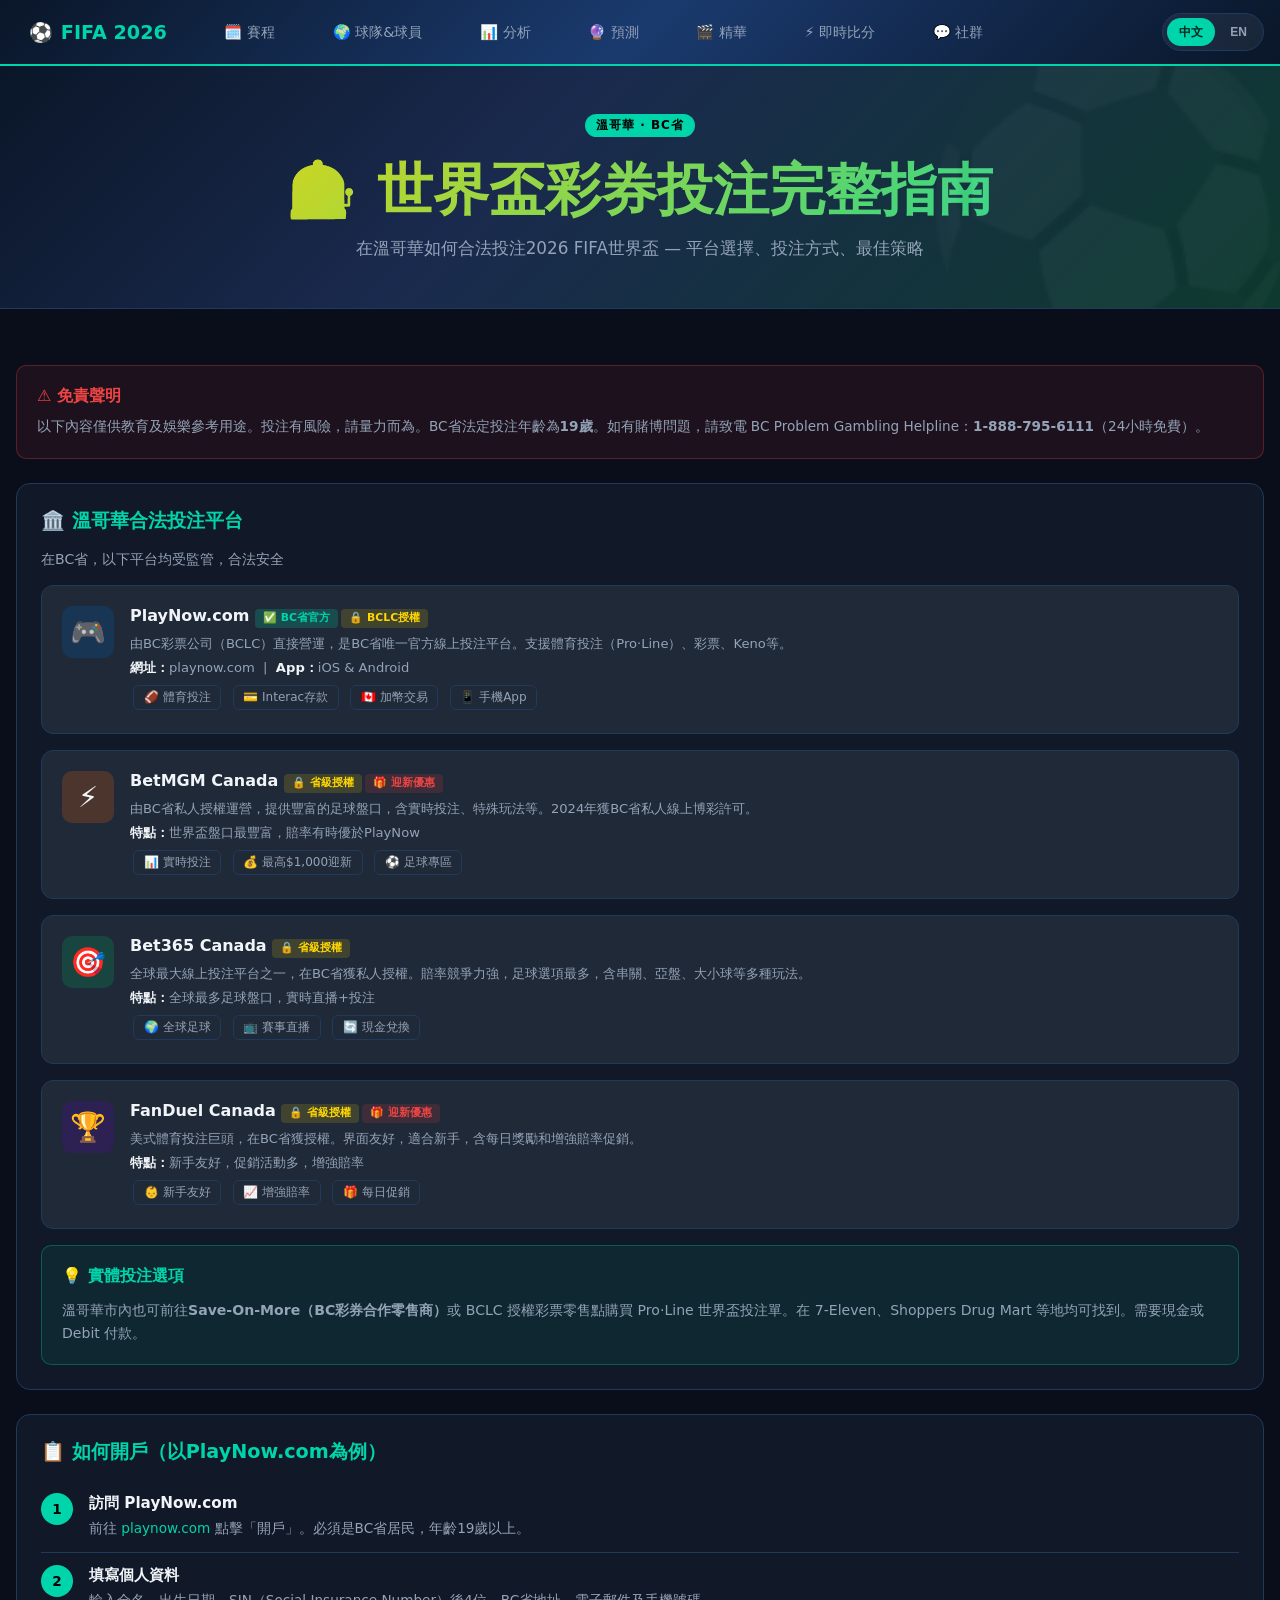
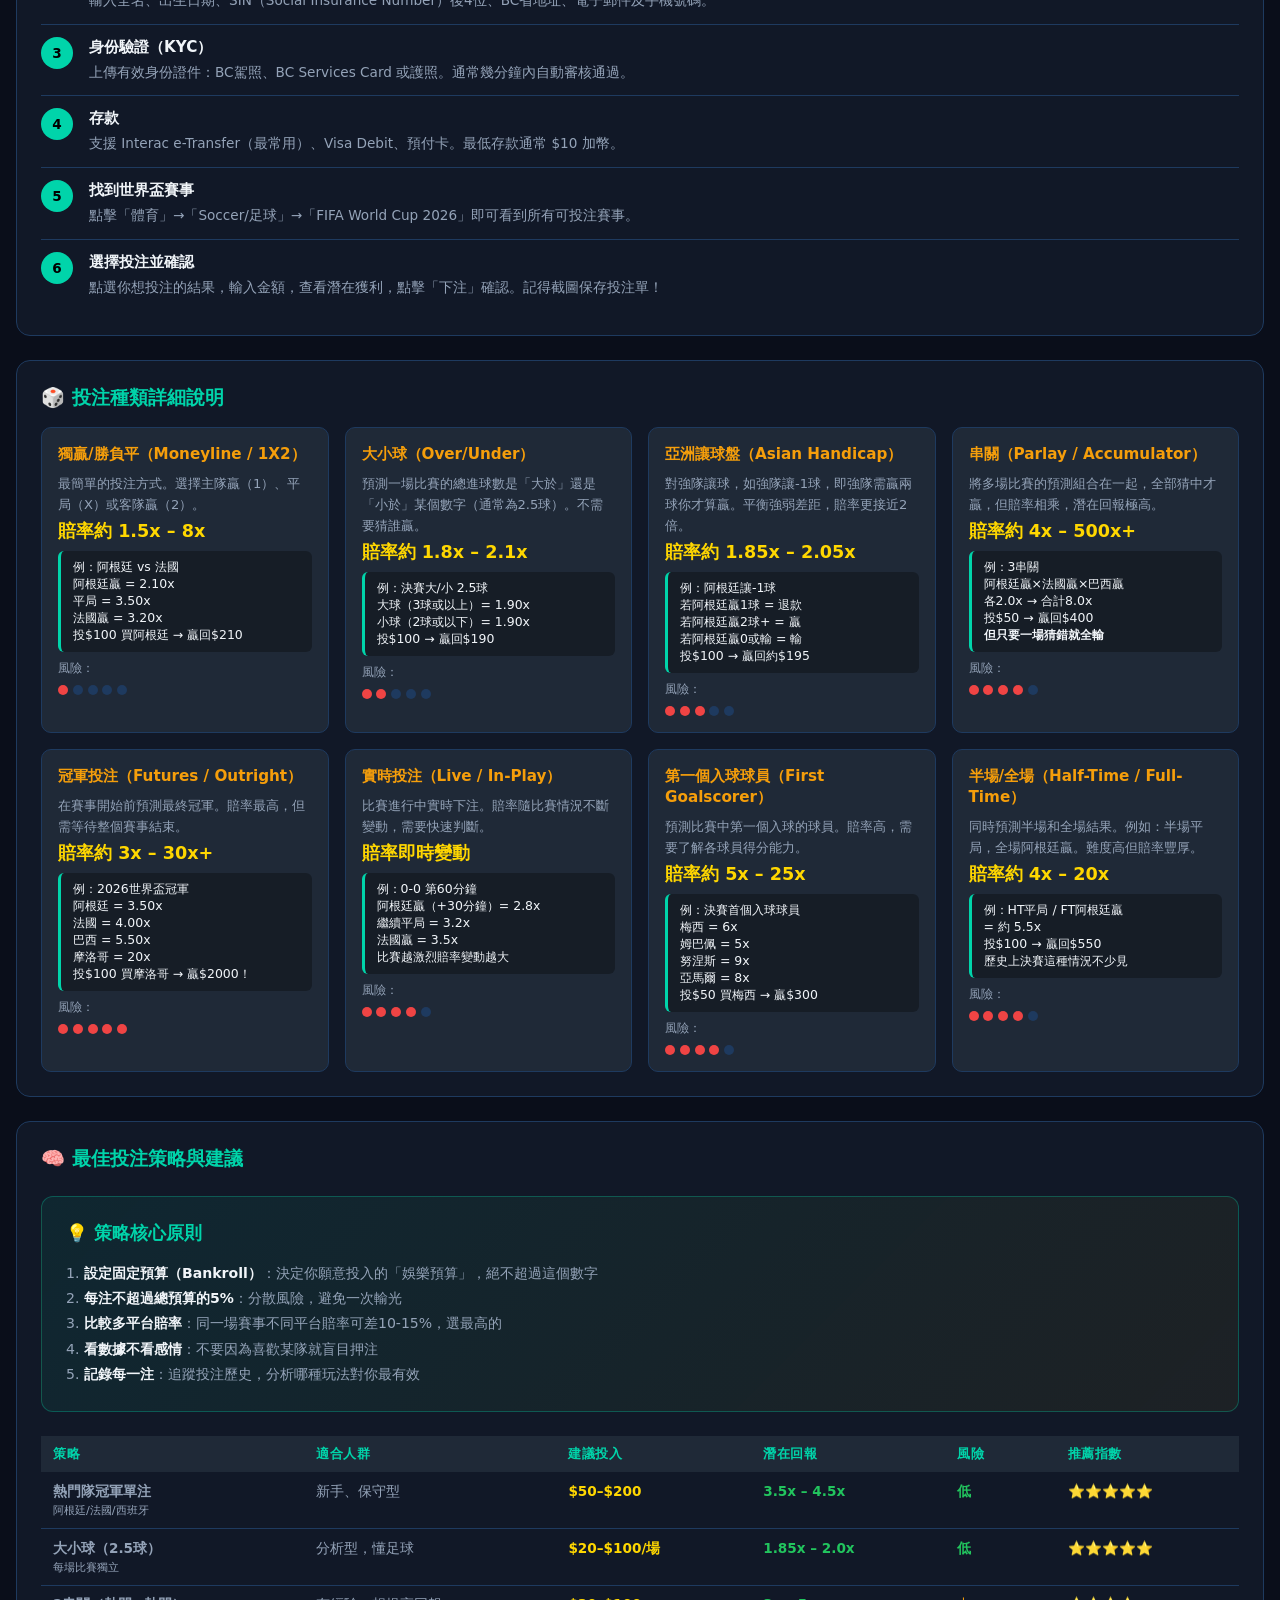
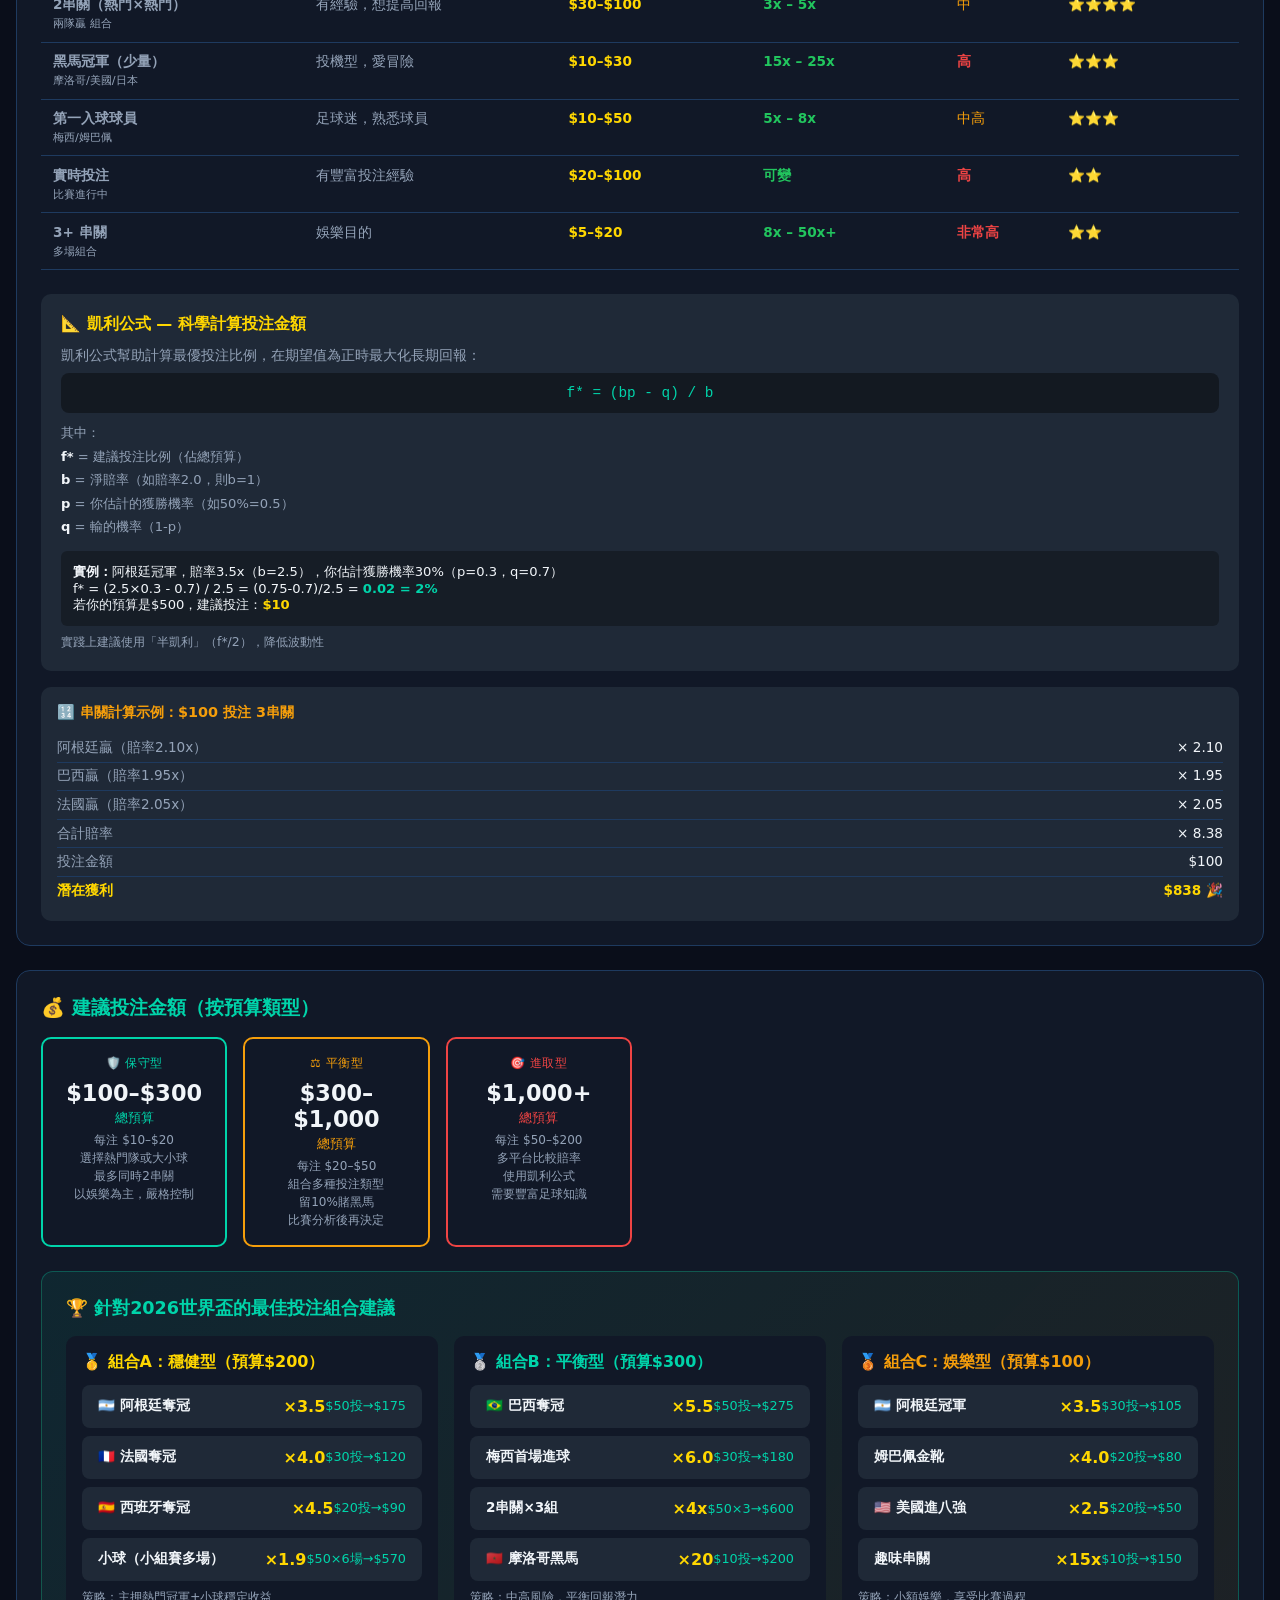
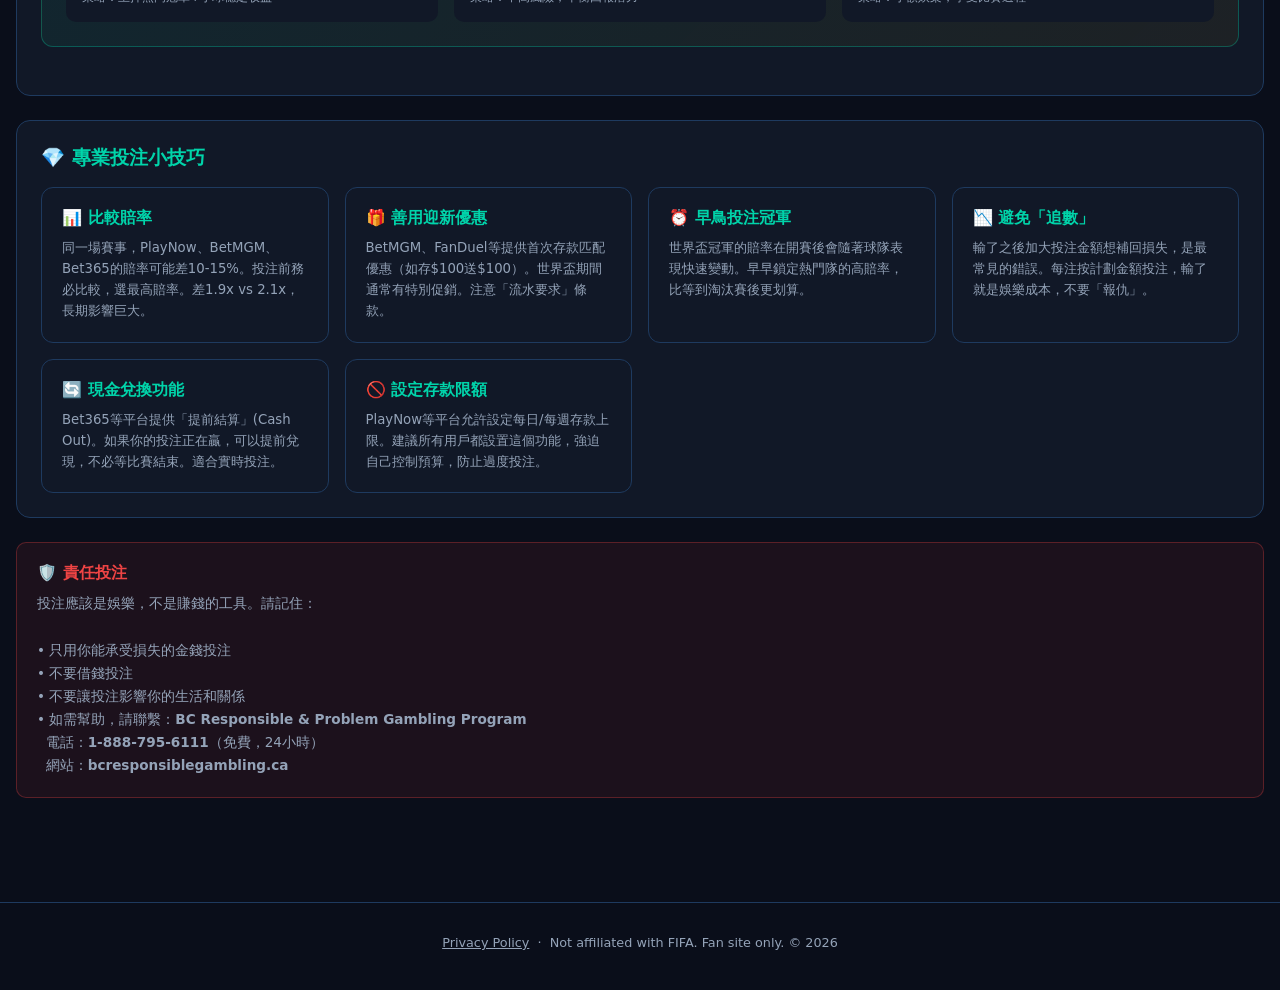
<file: betting.html>
<!DOCTYPE html>
<html lang="zh-TW">
<head>
  <meta charset="UTF-8">
  <meta name="robots" content="noindex,nofollow">
  <meta name="viewport" content="width=device-width, initial-scale=1.0">
  <title>2026 FIFA World Cup — 溫哥華彩券投注指南</title>
  <link rel="stylesheet" href="style.css">
  <script async src="https://pagead2.googlesyndication.com/pagead/js/adsbygoogle.js?client=ca-pub-4522779931939215" crossorigin="anonymous"></script>
  <style>
    .guide-section {
      background: var(--bg2);
      border: 1px solid var(--border);
      border-radius: 14px;
      padding: 1.5rem;
      margin-bottom: 1.5rem;
    }
    .guide-section h2 {
      font-size: 1.2rem;
      font-weight: 800;
      color: var(--accent);
      margin-bottom: 1rem;
      display: flex;
      align-items: center;
      gap: 0.5rem;
    }
    .step-list { list-style: none; counter-reset: step; }
    .step-list li {
      counter-increment: step;
      display: flex;
      gap: 1rem;
      padding: 0.75rem 0;
      border-bottom: 1px solid var(--border);
      align-items: flex-start;
    }
    .step-list li:last-child { border-bottom: none; }
    .step-num {
      flex-shrink: 0;
      width: 32px; height: 32px;
      background: var(--accent);
      color: #000;
      border-radius: 50%;
      display: flex;
      align-items: center;
      justify-content: center;
      font-weight: 900;
      font-size: 0.85rem;
    }
    .step-content h4 { font-size: 0.95rem; font-weight: 700; margin-bottom: 0.25rem; }
    .step-content p { font-size: 0.85rem; color: var(--muted); line-height: 1.6; }
    .step-content a { color: var(--accent); text-decoration: none; }
    .step-content a:hover { text-decoration: underline; }
    .bet-types-grid {
      display: grid;
      grid-template-columns: repeat(auto-fill, minmax(260px, 1fr));
      gap: 1rem;
      margin-top: 1rem;
    }
    .bet-type-card {
      background: var(--bg3);
      border: 1px solid var(--border);
      border-radius: 10px;
      padding: 1rem;
    }
    .bet-type-card h4 {
      font-size: 0.95rem;
      font-weight: 800;
      color: var(--accent2);
      margin-bottom: 0.5rem;
    }
    .bet-type-card .bet-odds {
      font-size: 1.1rem;
      font-weight: 900;
      color: var(--gold);
      margin: 0.25rem 0;
    }
    .bet-type-card p { font-size: 0.82rem; color: var(--muted); line-height: 1.6; }
    .bet-type-card .example {
      background: rgba(0,0,0,0.3);
      border-radius: 6px;
      padding: 0.5rem 0.75rem;
      margin-top: 0.5rem;
      font-size: 0.78rem;
      color: var(--text);
      border-left: 3px solid var(--accent);
    }
    .risk-meter {
      display: flex;
      gap: 0.3rem;
      margin-top: 0.5rem;
    }
    .risk-dot {
      width: 10px; height: 10px;
      border-radius: 50%;
      background: var(--border);
    }
    .risk-dot.on { background: var(--accent3); }
    .platform-card {
      background: var(--bg3);
      border: 1px solid var(--border);
      border-radius: 12px;
      padding: 1.25rem;
      display: flex;
      gap: 1rem;
      align-items: flex-start;
      margin-bottom: 1rem;
    }
    .platform-logo {
      width: 52px; height: 52px;
      border-radius: 10px;
      display: flex;
      align-items: center;
      justify-content: center;
      font-size: 1.8rem;
      flex-shrink: 0;
    }
    .platform-info h4 { font-size: 1rem; font-weight: 800; }
    .platform-info p { font-size: 0.82rem; color: var(--muted); margin: 0.25rem 0; line-height: 1.5; }
    .platform-badge {
      font-size: 0.68rem;
      padding: 0.15rem 0.5rem;
      border-radius: 4px;
      font-weight: 700;
      display: inline-block;
      margin: 0.15rem 0.2rem 0.15rem 0;
    }
    .badge-official { background: rgba(0,212,170,0.2); color: var(--accent); }
    .badge-legal { background: rgba(255,215,0,0.15); color: var(--gold); }
    .badge-bonus { background: rgba(239,68,68,0.15); color: var(--accent3); }
    .strategy-table { width: 100%; border-collapse: collapse; }
    .strategy-table th {
      background: var(--bg3);
      color: var(--accent);
      padding: 0.6rem 0.75rem;
      text-align: left;
      font-size: 0.8rem;
      text-transform: uppercase;
      letter-spacing: 0.5px;
    }
    .strategy-table td {
      padding: 0.65rem 0.75rem;
      font-size: 0.85rem;
      border-bottom: 1px solid var(--border);
      color: var(--muted);
      vertical-align: top;
    }
    .strategy-table tr:hover td { background: var(--bg3); color: var(--text); }
    .strategy-table .green { color: #22c55e; font-weight: 700; }
    .strategy-table .red { color: var(--accent3); font-weight: 700; }
    .strategy-table .gold { color: var(--gold); font-weight: 700; }
    .warning-box {
      background: rgba(239,68,68,0.08);
      border: 1px solid rgba(239,68,68,0.3);
      border-radius: 10px;
      padding: 1.25rem;
      margin: 1.5rem 0;
    }
    .warning-box h3 { color: var(--accent3); margin-bottom: 0.5rem; font-size: 1rem; }
    .warning-box p { color: var(--muted); font-size: 0.85rem; line-height: 1.7; }
    .rec-box {
      background: linear-gradient(135deg, rgba(0,212,170,0.08), rgba(255,215,0,0.05));
      border: 1px solid rgba(0,212,170,0.3);
      border-radius: 12px;
      padding: 1.5rem;
      margin: 1.5rem 0;
    }
    .rec-box h3 { color: var(--accent); font-size: 1.1rem; margin-bottom: 1rem; }
    .budget-grid {
      display: grid;
      grid-template-columns: repeat(auto-fill, minmax(180px, 1fr));
      gap: 1rem;
      margin-top: 1rem;
    }
    .budget-card {
      background: var(--bg2);
      border-radius: 10px;
      padding: 1rem;
      text-align: center;
      border: 2px solid var(--border);
    }
    .budget-card.conservative { border-color: var(--accent); }
    .budget-card.balanced { border-color: var(--accent2); }
    .budget-card.aggressive { border-color: var(--accent3); }
    .budget-card .budget-type { font-size: 0.75rem; text-transform: uppercase; letter-spacing: 0.5px; margin-bottom: 0.5rem; }
    .budget-card.conservative .budget-type { color: var(--accent); }
    .budget-card.balanced .budget-type { color: var(--accent2); }
    .budget-card.aggressive .budget-type { color: var(--accent3); }
    .budget-card .budget-amount { font-size: 1.4rem; font-weight: 900; color: var(--text); margin: 0.25rem 0; }
    .budget-card .budget-desc { font-size: 0.75rem; color: var(--muted); line-height: 1.5; }
    .odds-example {
      background: var(--bg3);
      border-radius: 8px;
      padding: 0.75rem 1rem;
      margin: 0.5rem 0;
      display: flex;
      justify-content: space-between;
      align-items: center;
      font-size: 0.85rem;
    }
    .odds-example .team-name { font-weight: 600; }
    .odds-example .odds-val { color: var(--gold); font-weight: 900; font-size: 1rem; }
    .odds-example .potential { color: var(--accent); font-size: 0.8rem; }
    .parlay-calc {
      background: var(--bg3);
      border-radius: 10px;
      padding: 1rem;
      margin-top: 1rem;
    }
    .parlay-calc h4 { color: var(--accent2); margin-bottom: 0.75rem; font-size: 0.9rem; }
    .calc-row {
      display: flex;
      justify-content: space-between;
      font-size: 0.85rem;
      padding: 0.3rem 0;
      border-bottom: 1px solid var(--border);
    }
    .calc-row:last-child { border-bottom: none; font-weight: 800; color: var(--gold); }
    .calc-row .label { color: var(--muted); }
    .tab-content { display: none; }
    .tab-content.active { display: block; }
    .info-pill {
      display: inline-block;
      background: var(--bg3);
      border: 1px solid var(--border);
      border-radius: 6px;
      padding: 0.2rem 0.6rem;
      font-size: 0.75rem;
      color: var(--muted);
      margin: 0.2rem;
    }
    .kelly-box {
      background: var(--bg3);
      border-radius: 10px;
      padding: 1.25rem;
      margin-top: 1rem;
    }
    .kelly-box h4 { color: var(--gold); margin-bottom: 0.75rem; }
    .formula {
      background: rgba(0,0,0,0.4);
      border-radius: 8px;
      padding: 0.75rem;
      font-family: monospace;
      font-size: 0.9rem;
      color: var(--accent);
      margin: 0.5rem 0;
      text-align: center;
    }
  </style>
</head>
<body data-page-title="bet_title">
<nav>
  <div class="nav-inner">
    <a class="nav-logo" href="index.html">⚽ <span>FIFA 2026</span></a>
    <a href="index.html" data-i18n="nav_schedule">🗓️ 賽程</a>
    <a href="teams.html" data-i18n="nav_teams">🌍 球隊&球員</a>
    <a href="analysis.html" data-i18n="nav_analysis">📊 分析</a>
    <a href="prediction.html" data-i18n="nav_prediction">🔮 預測</a>
    <a href="highlights.html" data-i18n="nav_highlights">🎬 精華</a>
    <a href="scores.html" data-i18n="nav_scores">⚡ 即時比分</a>
    <a href="community.html" data-i18n="nav_community">💬 社群</a>
  </div>
</nav>

<div class="hero">
  <div class="badge" data-i18n="bet_hero_badge">溫哥華 · BC省</div>
  <h1 data-i18n="bet_hero_h1">🎰 世界盃彩券投注完整指南</h1>
  <p data-i18n="bet_hero_p">在溫哥華如何合法投注2026 FIFA世界盃 — 平台選擇、投注方式、最佳策略</p>
</div>

<div class="container">

  <div class="warning-box">
    <h3 data-i18n="bet_disclaimer_h">⚠️ 免責聲明</h3>
    <p data-i18n-html="bet_disclaimer_p">以下內容僅供教育及娛樂參考用途。投注有風險，請量力而為。BC省法定投注年齡為<strong>19歲</strong>。如有賭博問題，請致電 BC Problem Gambling Helpline：<strong>1-888-795-6111</strong>（24小時免費）。</p>
  </div>

  <!-- SECTION 1: PLATFORMS -->
  <div class="guide-section">
    <h2 data-i18n="bet_section1_h">🏛️ 溫哥華合法投注平台</h2>
    <p style="color:var(--muted);font-size:0.88rem;margin-bottom:1rem" data-i18n="bet_section1_sub">在BC省，以下平台均受監管，合法安全</p>

    <div class="platform-card">
      <div class="platform-logo" style="background:rgba(0,100,200,0.2)">🎮</div>
      <div class="platform-info">
        <h4 data-i18n-html="bet_p1_h">PlayNow.com <span class="platform-badge badge-official">✅ BC省官方</span><span class="platform-badge badge-legal">🔒 BCLC授權</span></h4>
        <p data-i18n="bet_p1_p1">由BC彩票公司（BCLC）直接營運，是BC省唯一官方線上投注平台。支援體育投注（Pro·Line）、彩票、Keno等。</p>
        <p data-i18n-html="bet_p1_p2"><strong style="color:var(--text)">網址：</strong>playnow.com &nbsp;|&nbsp; <strong style="color:var(--text)">App：</strong>iOS & Android</p>
        <div>
          <span class="info-pill" data-i18n="bet_p1_pill1">🏈 體育投注</span>
          <span class="info-pill" data-i18n="bet_p1_pill2">💳 Interac存款</span>
          <span class="info-pill" data-i18n="bet_p1_pill3">🇨🇦 加幣交易</span>
          <span class="info-pill" data-i18n="bet_p1_pill4">📱 手機App</span>
        </div>
      </div>
    </div>

    <div class="platform-card">
      <div class="platform-logo" style="background:rgba(255,100,0,0.2)">⚡</div>
      <div class="platform-info">
        <h4 data-i18n-html="bet_p2_h">BetMGM Canada <span class="platform-badge badge-legal">🔒 省級授權</span><span class="platform-badge badge-bonus">🎁 迎新優惠</span></h4>
        <p data-i18n="bet_p2_p1">由BC省私人授權運營，提供豐富的足球盤口，含實時投注、特殊玩法等。2024年獲BC省私人線上博彩許可。</p>
        <p data-i18n-html="bet_p2_p2"><strong style="color:var(--text)">特點：</strong>世界盃盤口最豐富，賠率有時優於PlayNow</p>
        <div>
          <span class="info-pill" data-i18n="bet_p2_pill1">📊 實時投注</span>
          <span class="info-pill" data-i18n="bet_p2_pill2">💰 最高$1,000迎新</span>
          <span class="info-pill" data-i18n="bet_p2_pill3">⚽ 足球專區</span>
        </div>
      </div>
    </div>

    <div class="platform-card">
      <div class="platform-logo" style="background:rgba(0,180,100,0.2)">🎯</div>
      <div class="platform-info">
        <h4 data-i18n-html="bet_p3_h">Bet365 Canada <span class="platform-badge badge-legal">🔒 省級授權</span></h4>
        <p data-i18n="bet_p3_p1">全球最大線上投注平台之一，在BC省獲私人授權。賠率競爭力強，足球選項最多，含串關、亞盤、大小球等多種玩法。</p>
        <p data-i18n-html="bet_p3_p2"><strong style="color:var(--text)">特點：</strong>全球最多足球盤口，實時直播+投注</p>
        <div>
          <span class="info-pill" data-i18n="bet_p3_pill1">🌍 全球足球</span>
          <span class="info-pill" data-i18n="bet_p3_pill2">📺 賽事直播</span>
          <span class="info-pill" data-i18n="bet_p3_pill3">🔄 現金兌換</span>
        </div>
      </div>
    </div>

    <div class="platform-card">
      <div class="platform-logo" style="background:rgba(100,0,200,0.2)">🏆</div>
      <div class="platform-info">
        <h4 data-i18n-html="bet_p4_h">FanDuel Canada <span class="platform-badge badge-legal">🔒 省級授權</span><span class="platform-badge badge-bonus">🎁 迎新優惠</span></h4>
        <p data-i18n="bet_p4_p1">美式體育投注巨頭，在BC省獲授權。界面友好，適合新手，含每日獎勵和增強賠率促銷。</p>
        <p data-i18n-html="bet_p4_p2"><strong style="color:var(--text)">特點：</strong>新手友好，促銷活動多，增強賠率</p>
        <div>
          <span class="info-pill" data-i18n="bet_p4_pill1">👶 新手友好</span>
          <span class="info-pill" data-i18n="bet_p4_pill2">📈 增強賠率</span>
          <span class="info-pill" data-i18n="bet_p4_pill3">🎁 每日促銷</span>
        </div>
      </div>
    </div>

    <div class="tip-box" style="margin-top:1rem">
      <h3 data-i18n="bet_inperson_h">💡 實體投注選項</h3>
      <p data-i18n-html="bet_inperson_p">溫哥華市內也可前往<strong>Save-On-More（BC彩券合作零售商）</strong>或 BCLC 授權彩票零售點購買 Pro·Line 世界盃投注單。在 7-Eleven、Shoppers Drug Mart 等地均可找到。需要現金或 Debit 付款。</p>
    </div>
  </div>

  <!-- SECTION 2: HOW TO REGISTER -->
  <div class="guide-section">
    <h2 data-i18n="bet_section2_h">📋 如何開戶（以PlayNow.com為例）</h2>
    <ul class="step-list">
      <li>
        <div class="step-num">1</div>
        <div class="step-content">
          <h4 data-i18n="bet_step1_h">訪問 PlayNow.com</h4>
          <p data-i18n-html="bet_step1_p">前往 <a href="https://www.playnow.com" target="_blank">playnow.com</a> 點擊「開戶」。必須是BC省居民，年齡19歲以上。</p>
        </div>
      </li>
      <li>
        <div class="step-num">2</div>
        <div class="step-content">
          <h4 data-i18n="bet_step2_h">填寫個人資料</h4>
          <p data-i18n="bet_step2_p">輸入全名、出生日期、SIN（Social Insurance Number）後4位、BC省地址、電子郵件及手機號碼。</p>
        </div>
      </li>
      <li>
        <div class="step-num">3</div>
        <div class="step-content">
          <h4 data-i18n="bet_step3_h">身份驗證（KYC）</h4>
          <p data-i18n="bet_step3_p">上傳有效身份證件：BC駕照、BC Services Card 或護照。通常幾分鐘內自動審核通過。</p>
        </div>
      </li>
      <li>
        <div class="step-num">4</div>
        <div class="step-content">
          <h4 data-i18n="bet_step4_h">存款</h4>
          <p data-i18n="bet_step4_p">支援 Interac e-Transfer（最常用）、Visa Debit、預付卡。最低存款通常 $10 加幣。</p>
        </div>
      </li>
      <li>
        <div class="step-num">5</div>
        <div class="step-content">
          <h4 data-i18n="bet_step5_h">找到世界盃賽事</h4>
          <p data-i18n="bet_step5_p">點擊「體育」→「Soccer/足球」→「FIFA World Cup 2026」即可看到所有可投注賽事。</p>
        </div>
      </li>
      <li>
        <div class="step-num">6</div>
        <div class="step-content">
          <h4 data-i18n="bet_step6_h">選擇投注並確認</h4>
          <p data-i18n="bet_step6_p">點選你想投注的結果，輸入金額，查看潛在獲利，點擊「下注」確認。記得截圖保存投注單！</p>
        </div>
      </li>
    </ul>
  </div>

  <!-- SECTION 3: BET TYPES -->
  <div class="guide-section">
    <h2 data-i18n="bet_section3_h">🎲 投注種類詳細說明</h2>
    <div class="bet-types-grid">

      <div class="bet-type-card">
        <h4 data-i18n="bet_t1_h">獨贏/勝負平（Moneyline / 1X2）</h4>
        <p data-i18n="bet_t1_p">最簡單的投注方式。選擇主隊贏（1）、平局（X）或客隊贏（2）。</p>
        <div class="bet-odds" data-i18n="bet_t1_odds">賠率約 1.5x – 8x</div>
        <div class="example" data-i18n-html="bet_t1_ex">
          例：阿根廷 vs 法國<br>
          阿根廷贏 = 2.10x<br>
          平局 = 3.50x<br>
          法國贏 = 3.20x<br>
          投$100 買阿根廷 → 贏回$210
        </div>
        <div style="margin-top:0.5rem;font-size:0.75rem;color:var(--muted)" data-i18n="bet_risk_label">風險：</div>
        <div class="risk-meter"><div class="risk-dot on"></div><div class="risk-dot"></div><div class="risk-dot"></div><div class="risk-dot"></div><div class="risk-dot"></div></div>
      </div>

      <div class="bet-type-card">
        <h4 data-i18n="bet_t2_h">大小球（Over/Under）</h4>
        <p data-i18n="bet_t2_p">預測一場比賽的總進球數是「大於」還是「小於」某個數字（通常為2.5球）。不需要猜誰贏。</p>
        <div class="bet-odds" data-i18n="bet_t2_odds">賠率約 1.8x – 2.1x</div>
        <div class="example" data-i18n-html="bet_t2_ex">
          例：決賽大/小 2.5球<br>
          大球（3球或以上）= 1.90x<br>
          小球（2球或以下）= 1.90x<br>
          投$100 → 贏回$190
        </div>
        <div style="margin-top:0.5rem;font-size:0.75rem;color:var(--muted)" data-i18n="bet_risk_label">風險：</div>
        <div class="risk-meter"><div class="risk-dot on"></div><div class="risk-dot on"></div><div class="risk-dot"></div><div class="risk-dot"></div><div class="risk-dot"></div></div>
      </div>

      <div class="bet-type-card">
        <h4 data-i18n="bet_t3_h">亞洲讓球盤（Asian Handicap）</h4>
        <p data-i18n="bet_t3_p">對強隊讓球，如強隊讓-1球，即強隊需贏兩球你才算贏。平衡強弱差距，賠率更接近2倍。</p>
        <div class="bet-odds" data-i18n="bet_t3_odds">賠率約 1.85x – 2.05x</div>
        <div class="example" data-i18n-html="bet_t3_ex">
          例：阿根廷讓-1球<br>
          若阿根廷贏1球 = 退款<br>
          若阿根廷贏2球+ = 贏<br>
          若阿根廷贏0或輸 = 輸<br>
          投$100 → 贏回約$195
        </div>
        <div style="margin-top:0.5rem;font-size:0.75rem;color:var(--muted)" data-i18n="bet_risk_label">風險：</div>
        <div class="risk-meter"><div class="risk-dot on"></div><div class="risk-dot on"></div><div class="risk-dot on"></div><div class="risk-dot"></div><div class="risk-dot"></div></div>
      </div>

      <div class="bet-type-card">
        <h4 data-i18n="bet_t4_h">串關（Parlay / Accumulator）</h4>
        <p data-i18n="bet_t4_p">將多場比賽的預測組合在一起，全部猜中才贏，但賠率相乘，潛在回報極高。</p>
        <div class="bet-odds" data-i18n="bet_t4_odds">賠率約 4x – 500x+</div>
        <div class="example" data-i18n-html="bet_t4_ex">
          例：3串關<br>
          阿根廷贏×法國贏×巴西贏<br>
          各2.0x → 合計8.0x<br>
          投$50 → 贏回$400<br>
          <strong>但只要一場猜錯就全輸</strong>
        </div>
        <div style="margin-top:0.5rem;font-size:0.75rem;color:var(--muted)" data-i18n="bet_risk_label">風險：</div>
        <div class="risk-meter"><div class="risk-dot on"></div><div class="risk-dot on"></div><div class="risk-dot on"></div><div class="risk-dot on"></div><div class="risk-dot"></div></div>
      </div>

      <div class="bet-type-card">
        <h4 data-i18n="bet_t5_h">冠軍投注（Futures / Outright）</h4>
        <p data-i18n="bet_t5_p">在賽事開始前預測最終冠軍。賠率最高，但需等待整個賽事結束。</p>
        <div class="bet-odds" data-i18n="bet_t5_odds">賠率約 3x – 30x+</div>
        <div class="example" data-i18n-html="bet_t5_ex">
          例：2026世界盃冠軍<br>
          阿根廷 = 3.50x<br>
          法國 = 4.00x<br>
          巴西 = 5.50x<br>
          摩洛哥 = 20x<br>
          投$100 買摩洛哥 → 贏$2000！
        </div>
        <div style="margin-top:0.5rem;font-size:0.75rem;color:var(--muted)" data-i18n="bet_risk_label">風險：</div>
        <div class="risk-meter"><div class="risk-dot on"></div><div class="risk-dot on"></div><div class="risk-dot on"></div><div class="risk-dot on"></div><div class="risk-dot on"></div></div>
      </div>

      <div class="bet-type-card">
        <h4 data-i18n="bet_t6_h">實時投注（Live / In-Play）</h4>
        <p data-i18n="bet_t6_p">比賽進行中實時下注。賠率隨比賽情況不斷變動，需要快速判斷。</p>
        <div class="bet-odds" data-i18n="bet_t6_odds">賠率即時變動</div>
        <div class="example" data-i18n-html="bet_t6_ex">
          例：0-0 第60分鐘<br>
          阿根廷贏（+30分鐘）= 2.8x<br>
          繼續平局 = 3.2x<br>
          法國贏 = 3.5x<br>
          比賽越激烈賠率變動越大
        </div>
        <div style="margin-top:0.5rem;font-size:0.75rem;color:var(--muted)" data-i18n="bet_risk_label">風險：</div>
        <div class="risk-meter"><div class="risk-dot on"></div><div class="risk-dot on"></div><div class="risk-dot on"></div><div class="risk-dot on"></div><div class="risk-dot"></div></div>
      </div>

      <div class="bet-type-card">
        <h4 data-i18n="bet_t7_h">第一個入球球員（First Goalscorer）</h4>
        <p data-i18n="bet_t7_p">預測比賽中第一個入球的球員。賠率高，需要了解各球員得分能力。</p>
        <div class="bet-odds" data-i18n="bet_t7_odds">賠率約 5x – 25x</div>
        <div class="example" data-i18n-html="bet_t7_ex">
          例：決賽首個入球球員<br>
          梅西 = 6x<br>
          姆巴佩 = 5x<br>
          努涅斯 = 9x<br>
          亞馬爾 = 8x<br>
          投$50 買梅西 → 贏$300
        </div>
        <div style="margin-top:0.5rem;font-size:0.75rem;color:var(--muted)" data-i18n="bet_risk_label">風險：</div>
        <div class="risk-meter"><div class="risk-dot on"></div><div class="risk-dot on"></div><div class="risk-dot on"></div><div class="risk-dot on"></div><div class="risk-dot"></div></div>
      </div>

      <div class="bet-type-card">
        <h4 data-i18n="bet_t8_h">半場/全場（Half-Time / Full-Time）</h4>
        <p data-i18n="bet_t8_p">同時預測半場和全場結果。例如：半場平局，全場阿根廷贏。難度高但賠率豐厚。</p>
        <div class="bet-odds" data-i18n="bet_t8_odds">賠率約 4x – 20x</div>
        <div class="example" data-i18n-html="bet_t8_ex">
          例：HT平局 / FT阿根廷贏<br>
          = 約 5.5x<br>
          投$100 → 贏回$550<br>
          歷史上決賽這種情況不少見
        </div>
        <div style="margin-top:0.5rem;font-size:0.75rem;color:var(--muted)" data-i18n="bet_risk_label">風險：</div>
        <div class="risk-meter"><div class="risk-dot on"></div><div class="risk-dot on"></div><div class="risk-dot on"></div><div class="risk-dot on"></div><div class="risk-dot"></div></div>
      </div>

    </div>
  </div>

  <!-- SECTION 4: STRATEGY -->
  <div class="guide-section">
    <h2 data-i18n="bet_section4_h">🧠 最佳投注策略與建議</h2>

    <div class="rec-box">
      <h3 data-i18n="bet_principles_h">💡 策略核心原則</h3>
      <p style="color:var(--muted);font-size:0.88rem;line-height:1.8" data-i18n-html="bet_principles_p">
        1. <strong style="color:var(--text)">設定固定預算（Bankroll）</strong>：決定你願意投入的「娛樂預算」，絕不超過這個數字<br>
        2. <strong style="color:var(--text)">每注不超過總預算的5%</strong>：分散風險，避免一次輸光<br>
        3. <strong style="color:var(--text)">比較多平台賠率</strong>：同一場賽事不同平台賠率可差10-15%，選最高的<br>
        4. <strong style="color:var(--text)">看數據不看感情</strong>：不要因為喜歡某隊就盲目押注<br>
        5. <strong style="color:var(--text)">記錄每一注</strong>：追蹤投注歷史，分析哪種玩法對你最有效
      </p>
    </div>

    <div style="overflow-x:auto;margin-bottom:1.5rem">
      <table class="strategy-table">
        <thead>
          <tr>
            <th data-i18n="bet_th_strategy">策略</th><th data-i18n="bet_th_audience">適合人群</th><th data-i18n="bet_th_stake">建議投入</th><th data-i18n="bet_th_return">潛在回報</th><th data-i18n="bet_th_risk">風險</th><th data-i18n="bet_th_rating">推薦指數</th>
          </tr>
        </thead>
        <tbody>
          <tr>
            <td><strong data-i18n="bet_row1_name">熱門隊冠軍單注</strong><br><small data-i18n="bet_row1_sub">阿根廷/法國/西班牙</small></td>
            <td data-i18n="bet_row1_aud">新手、保守型</td>
            <td class="gold">$50–$200</td>
            <td class="green">3.5x – 4.5x</td>
            <td class="green" data-i18n="bet_row1_risk">低</td>
            <td>⭐⭐⭐⭐⭐</td>
          </tr>
          <tr>
            <td><strong data-i18n="bet_row2_name">大小球（2.5球）</strong><br><small data-i18n="bet_row2_sub">每場比賽獨立</small></td>
            <td data-i18n="bet_row2_aud">分析型，懂足球</td>
            <td class="gold" data-i18n="bet_row2_stake">$20–$100/場</td>
            <td class="green">1.85x – 2.0x</td>
            <td class="green" data-i18n="bet_row2_risk">低</td>
            <td>⭐⭐⭐⭐⭐</td>
          </tr>
          <tr>
            <td><strong data-i18n="bet_row3_name">2串關（熱門×熱門）</strong><br><small data-i18n="bet_row3_sub">兩隊贏 組合</small></td>
            <td data-i18n="bet_row3_aud">有經驗，想提高回報</td>
            <td class="gold">$30–$100</td>
            <td class="green">3x – 5x</td>
            <td style="color:var(--accent2)" data-i18n="bet_row3_risk">中</td>
            <td>⭐⭐⭐⭐</td>
          </tr>
          <tr>
            <td><strong data-i18n="bet_row4_name">黑馬冠軍（少量）</strong><br><small data-i18n="bet_row4_sub">摩洛哥/美國/日本</small></td>
            <td data-i18n="bet_row4_aud">投機型，愛冒險</td>
            <td class="gold">$10–$30</td>
            <td class="green">15x – 25x</td>
            <td class="red" data-i18n="bet_row4_risk">高</td>
            <td>⭐⭐⭐</td>
          </tr>
          <tr>
            <td><strong data-i18n="bet_row5_name">第一入球球員</strong><br><small data-i18n="bet_row5_sub">梅西/姆巴佩</small></td>
            <td data-i18n="bet_row5_aud">足球迷，熟悉球員</td>
            <td class="gold">$10–$50</td>
            <td class="green">5x – 8x</td>
            <td style="color:var(--accent2)" data-i18n="bet_row5_risk">中高</td>
            <td>⭐⭐⭐</td>
          </tr>
          <tr>
            <td><strong data-i18n="bet_row6_name">實時投注</strong><br><small data-i18n="bet_row6_sub">比賽進行中</small></td>
            <td data-i18n="bet_row6_aud">有豐富投注經驗</td>
            <td class="gold">$20–$100</td>
            <td class="green" data-i18n="bet_row6_return">可變</td>
            <td class="red" data-i18n="bet_row6_risk">高</td>
            <td>⭐⭐</td>
          </tr>
          <tr>
            <td><strong data-i18n="bet_row7_name">3+ 串關</strong><br><small data-i18n="bet_row7_sub">多場組合</small></td>
            <td data-i18n="bet_row7_aud">娛樂目的</td>
            <td class="gold">$5–$20</td>
            <td class="green">8x – 50x+</td>
            <td class="red" data-i18n="bet_row7_risk">非常高</td>
            <td>⭐⭐</td>
          </tr>
        </tbody>
      </table>
    </div>

    <!-- Kelly Criterion -->
    <div class="kelly-box">
      <h4 data-i18n="bet_kelly_h">📐 凱利公式 — 科學計算投注金額</h4>
      <p style="color:var(--muted);font-size:0.85rem;margin-bottom:0.5rem" data-i18n="bet_kelly_intro">凱利公式幫助計算最優投注比例，在期望值為正時最大化長期回報：</p>
      <div class="formula">f* = (bp - q) / b</div>
      <p style="font-size:0.82rem;color:var(--muted);line-height:1.8" data-i18n-html="bet_kelly_explain">
        其中：<br>
        <strong style="color:var(--text)">f*</strong> = 建議投注比例（佔總預算）<br>
        <strong style="color:var(--text)">b</strong> = 淨賠率（如賠率2.0，則b=1）<br>
        <strong style="color:var(--text)">p</strong> = 你估計的獲勝機率（如50%=0.5）<br>
        <strong style="color:var(--text)">q</strong> = 輸的機率（1-p）
      </p>
      <div class="example" style="margin-top:0.75rem;background:rgba(0,0,0,0.3);border-radius:6px;padding:0.75rem;font-size:0.82rem" data-i18n-html="bet_kelly_example">
        <strong>實例：</strong>阿根廷冠軍，賠率3.5x（b=2.5），你估計獲勝機率30%（p=0.3，q=0.7）<br>
        f* = (2.5×0.3 - 0.7) / 2.5 = (0.75-0.7)/2.5 = <strong style="color:var(--accent)">0.02 = 2%</strong><br>
        若你的預算是$500，建議投注：<strong style="color:var(--gold)">$10</strong>
      </div>
      <p style="font-size:0.78rem;color:var(--muted);margin-top:0.5rem" data-i18n="bet_kelly_note">實踐上建議使用「半凱利」（f*/2），降低波動性</p>
    </div>

    <!-- Serial calc example -->
    <div class="parlay-calc" style="margin-top:1rem">
      <h4 data-i18n="bet_parlay_h">🔢 串關計算示例：$100 投注 3串關</h4>
      <div class="calc-row"><span class="label" data-i18n="bet_parlay_row1">阿根廷贏（賠率2.10x）</span><span>× 2.10</span></div>
      <div class="calc-row"><span class="label" data-i18n="bet_parlay_row2">巴西贏（賠率1.95x）</span><span>× 1.95</span></div>
      <div class="calc-row"><span class="label" data-i18n="bet_parlay_row3">法國贏（賠率2.05x）</span><span>× 2.05</span></div>
      <div class="calc-row"><span class="label" data-i18n="bet_parlay_row4">合計賠率</span><span>× 8.38</span></div>
      <div class="calc-row"><span class="label" data-i18n="bet_parlay_row5">投注金額</span><span>$100</span></div>
      <div class="calc-row"><span data-i18n="bet_parlay_row6">潛在獲利</span><span>$838 🎉</span></div>
    </div>
  </div>

  <!-- SECTION 5: BUDGET RECOMMENDATIONS -->
  <div class="guide-section">
    <h2 data-i18n="bet_section5_h">💰 建議投注金額（按預算類型）</h2>

    <div class="budget-grid">
      <div class="budget-card conservative">
        <div class="budget-type" data-i18n="bet_budget_cons_h">🛡️ 保守型</div>
        <div class="budget-amount">$100–$300</div>
        <div style="color:var(--accent);font-size:0.8rem;margin:0.25rem 0" data-i18n="bet_budget_total">總預算</div>
        <div class="budget-desc" data-i18n-html="bet_budget_cons_d">
          每注 $10–$20<br>
          選擇熱門隊或大小球<br>
          最多同時2串關<br>
          以娛樂為主，嚴格控制
        </div>
      </div>
      <div class="budget-card balanced">
        <div class="budget-type" data-i18n="bet_budget_bal_h">⚖️ 平衡型</div>
        <div class="budget-amount">$300–$1,000</div>
        <div style="color:var(--accent2);font-size:0.8rem;margin:0.25rem 0" data-i18n="bet_budget_total">總預算</div>
        <div class="budget-desc" data-i18n-html="bet_budget_bal_d">
          每注 $20–$50<br>
          組合多種投注類型<br>
          留10%賭黑馬<br>
          比賽分析後再決定
        </div>
      </div>
      <div class="budget-card aggressive">
        <div class="budget-type" data-i18n="bet_budget_agg_h">🎯 進取型</div>
        <div class="budget-amount">$1,000+</div>
        <div style="color:var(--accent3);font-size:0.8rem;margin:0.25rem 0" data-i18n="bet_budget_total">總預算</div>
        <div class="budget-desc" data-i18n-html="bet_budget_agg_d">
          每注 $50–$200<br>
          多平台比較賠率<br>
          使用凱利公式<br>
          需要豐富足球知識
        </div>
      </div>
    </div>

    <div class="rec-box" style="margin-top:1.5rem">
      <h3 data-i18n="bet_combos_h">🏆 針對2026世界盃的最佳投注組合建議</h3>
      <div style="display:grid;grid-template-columns:repeat(auto-fill,minmax(280px,1fr));gap:1rem;margin-top:1rem">
        <div style="background:var(--bg2);border-radius:10px;padding:1rem">
          <h4 style="color:var(--gold);margin-bottom:0.75rem" data-i18n="bet_combo_a_h">🥇 組合A：穩健型（預算$200）</h4>
          <div class="odds-example"><span class="team-name" data-i18n="bet_combo_a_i1">🇦🇷 阿根廷奪冠</span><span class="odds-val">×3.5</span><span class="potential" data-i18n="bet_combo_a_i1p">$50投→$175</span></div>
          <div class="odds-example"><span class="team-name" data-i18n="bet_combo_a_i2">🇫🇷 法國奪冠</span><span class="odds-val">×4.0</span><span class="potential" data-i18n="bet_combo_a_i2p">$30投→$120</span></div>
          <div class="odds-example"><span class="team-name" data-i18n="bet_combo_a_i3">🇪🇸 西班牙奪冠</span><span class="odds-val">×4.5</span><span class="potential" data-i18n="bet_combo_a_i3p">$20投→$90</span></div>
          <div class="odds-example"><span class="team-name" data-i18n="bet_combo_a_i4">小球（小組賽多場）</span><span class="odds-val">×1.9</span><span class="potential" data-i18n="bet_combo_a_i4p">$50×6場→$570</span></div>
          <div style="font-size:0.78rem;color:var(--muted);margin-top:0.5rem" data-i18n="bet_combo_a_note">策略：主押熱門冠軍+小球穩定收益</div>
        </div>
        <div style="background:var(--bg2);border-radius:10px;padding:1rem">
          <h4 style="color:var(--accent);margin-bottom:0.75rem" data-i18n="bet_combo_b_h">🥈 組合B：平衡型（預算$300）</h4>
          <div class="odds-example"><span class="team-name" data-i18n="bet_combo_b_i1">🇧🇷 巴西奪冠</span><span class="odds-val">×5.5</span><span class="potential" data-i18n="bet_combo_b_i1p">$50投→$275</span></div>
          <div class="odds-example"><span class="team-name" data-i18n="bet_combo_b_i2">梅西首場進球</span><span class="odds-val">×6.0</span><span class="potential" data-i18n="bet_combo_b_i2p">$30投→$180</span></div>
          <div class="odds-example"><span class="team-name" data-i18n="bet_combo_b_i3">2串關×3組</span><span class="odds-val">×4x</span><span class="potential" data-i18n="bet_combo_b_i3p">$50×3→$600</span></div>
          <div class="odds-example"><span class="team-name" data-i18n="bet_combo_b_i4">🇲🇦 摩洛哥黑馬</span><span class="odds-val">×20</span><span class="potential" data-i18n="bet_combo_b_i4p">$10投→$200</span></div>
          <div style="font-size:0.78rem;color:var(--muted);margin-top:0.5rem" data-i18n="bet_combo_b_note">策略：中高風險，平衡回報潛力</div>
        </div>
        <div style="background:var(--bg2);border-radius:10px;padding:1rem">
          <h4 style="color:var(--accent2);margin-bottom:0.75rem" data-i18n="bet_combo_c_h">🥉 組合C：娛樂型（預算$100）</h4>
          <div class="odds-example"><span class="team-name" data-i18n="bet_combo_c_i1">🇦🇷 阿根廷冠軍</span><span class="odds-val">×3.5</span><span class="potential" data-i18n="bet_combo_c_i1p">$30投→$105</span></div>
          <div class="odds-example"><span class="team-name" data-i18n="bet_combo_c_i2">姆巴佩金靴</span><span class="odds-val">×4.0</span><span class="potential" data-i18n="bet_combo_c_i2p">$20投→$80</span></div>
          <div class="odds-example"><span class="team-name" data-i18n="bet_combo_c_i3">🇺🇸 美國進八強</span><span class="odds-val">×2.5</span><span class="potential" data-i18n="bet_combo_c_i3p">$20投→$50</span></div>
          <div class="odds-example"><span class="team-name" data-i18n="bet_combo_c_i4">趣味串關</span><span class="odds-val">×15x</span><span class="potential" data-i18n="bet_combo_c_i4p">$10投→$150</span></div>
          <div style="font-size:0.78rem;color:var(--muted);margin-top:0.5rem" data-i18n="bet_combo_c_note">策略：小額娛樂，享受比賽過程</div>
        </div>
      </div>
    </div>
  </div>

  <!-- SECTION 6: PRO TIPS -->
  <div class="guide-section">
    <h2 data-i18n="bet_section6_h">💎 專業投注小技巧</h2>
    <div style="display:grid;grid-template-columns:repeat(auto-fill,minmax(260px,1fr));gap:1rem">
      <div class="card">
        <h4 style="color:var(--accent);margin-bottom:0.5rem" data-i18n="bet_tip1_h">📊 比較賠率</h4>
        <p style="font-size:0.83rem;color:var(--muted);line-height:1.6" data-i18n="bet_tip1_p">同一場賽事，PlayNow、BetMGM、Bet365的賠率可能差10-15%。投注前務必比較，選最高賠率。差1.9x vs 2.1x，長期影響巨大。</p>
      </div>
      <div class="card">
        <h4 style="color:var(--accent);margin-bottom:0.5rem" data-i18n="bet_tip2_h">🎁 善用迎新優惠</h4>
        <p style="font-size:0.83rem;color:var(--muted);line-height:1.6" data-i18n="bet_tip2_p">BetMGM、FanDuel等提供首次存款匹配優惠（如存$100送$100）。世界盃期間通常有特別促銷。注意「流水要求」條款。</p>
      </div>
      <div class="card">
        <h4 style="color:var(--accent);margin-bottom:0.5rem" data-i18n="bet_tip3_h">⏰ 早鳥投注冠軍</h4>
        <p style="font-size:0.83rem;color:var(--muted);line-height:1.6" data-i18n="bet_tip3_p">世界盃冠軍的賠率在開賽後會隨著球隊表現快速變動。早早鎖定熱門隊的高賠率，比等到淘汰賽後更划算。</p>
      </div>
      <div class="card">
        <h4 style="color:var(--accent);margin-bottom:0.5rem" data-i18n="bet_tip4_h">📉 避免「追數」</h4>
        <p style="font-size:0.83rem;color:var(--muted);line-height:1.6" data-i18n="bet_tip4_p">輸了之後加大投注金額想補回損失，是最常見的錯誤。每注按計劃金額投注，輸了就是娛樂成本，不要「報仇」。</p>
      </div>
      <div class="card">
        <h4 style="color:var(--accent);margin-bottom:0.5rem" data-i18n="bet_tip5_h">🔄 現金兌換功能</h4>
        <p style="font-size:0.83rem;color:var(--muted);line-height:1.6" data-i18n="bet_tip5_p">Bet365等平台提供「提前結算」(Cash Out)。如果你的投注正在贏，可以提前兌現，不必等比賽結束。適合實時投注。</p>
      </div>
      <div class="card">
        <h4 style="color:var(--accent);margin-bottom:0.5rem" data-i18n="bet_tip6_h">🚫 設定存款限額</h4>
        <p style="font-size:0.83rem;color:var(--muted);line-height:1.6" data-i18n="bet_tip6_p">PlayNow等平台允許設定每日/每週存款上限。建議所有用戶都設置這個功能，強迫自己控制預算，防止過度投注。</p>
      </div>
    </div>
  </div>

  <!-- WARNING -->
  <div class="warning-box">
    <h3 data-i18n="bet_responsible_h">🛡️ 責任投注</h3>
    <p data-i18n-html="bet_responsible_p">
      投注應該是娛樂，不是賺錢的工具。請記住：<br><br>
      • 只用你能承受損失的金錢投注<br>
      • 不要借錢投注<br>
      • 不要讓投注影響你的生活和關係<br>
      • 如需幫助，請聯繫：<strong>BC Responsible & Problem Gambling Program</strong><br>
      &nbsp;&nbsp;電話：<strong>1-888-795-6111</strong>（免費，24小時）<br>
      &nbsp;&nbsp;網站：<strong>bcresponsiblegambling.ca</strong>
    </p>
  </div>

</div>

<script src="i18n.js"></script>

<footer style="text-align:center;padding:2rem 1rem 2.5rem;color:var(--muted);font-size:0.8rem;border-top:1px solid var(--border);margin-top:3rem">
  <a href="privacy.html" style="color:var(--muted);text-decoration:underline">Privacy Policy</a>
  &nbsp;&middot;&nbsp; Not affiliated with FIFA. Fan site only. &copy; 2026
</footer>
</body>
</html>
</file>
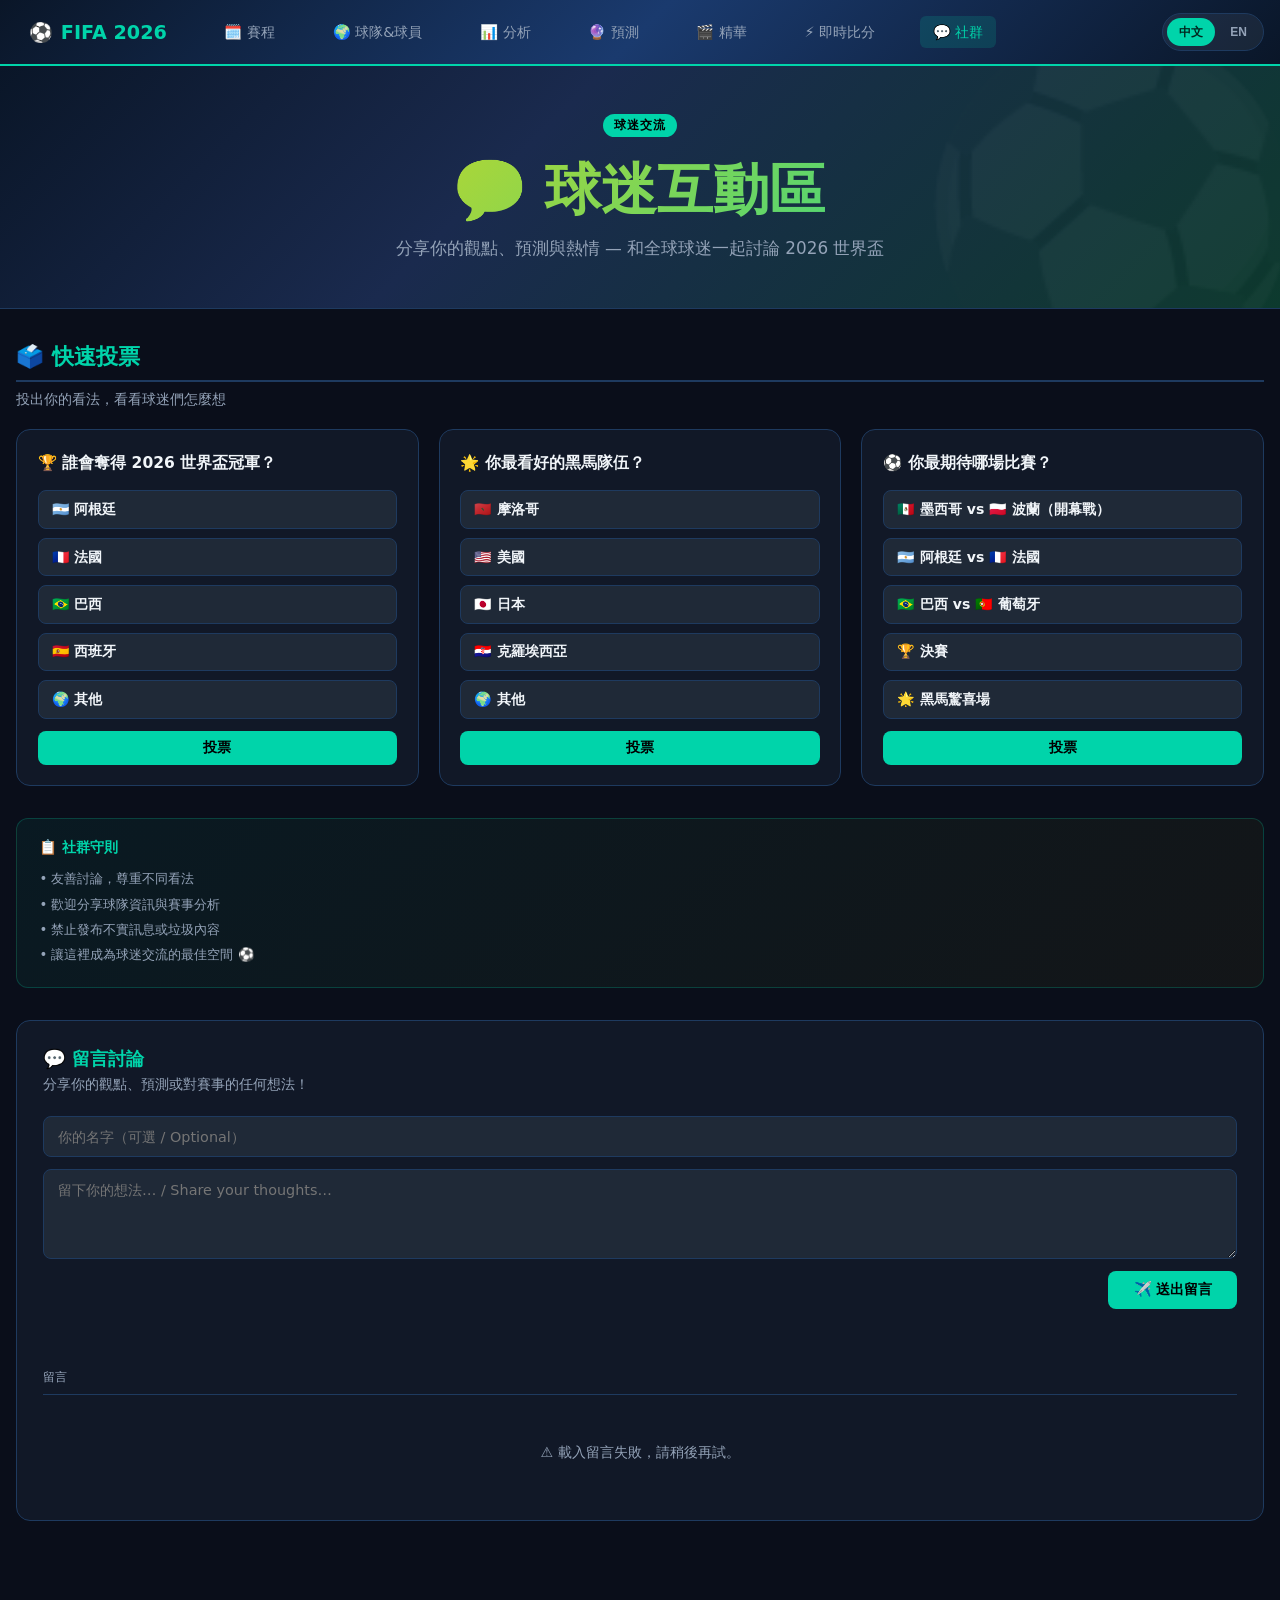
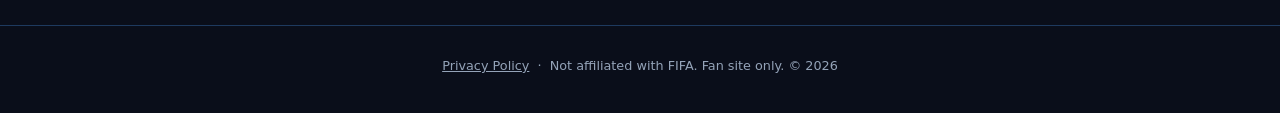
<file: community.html>
<!DOCTYPE html>
<html lang="zh-TW">
<head>
  <meta charset="UTF-8">
  <meta name="viewport" content="width=device-width, initial-scale=1.0">
  <title>2026 FIFA World Cup — 球迷社群</title>
  <link rel="stylesheet" href="style.css">
  <script async src="https://pagead2.googlesyndication.com/pagead/js/adsbygoogle.js?client=ca-pub-4522779931939215" crossorigin="anonymous"></script>
  <style>
    /* ── Poll cards ───────────────────────────────────────── */
    .poll-grid {
      display: grid;
      grid-template-columns: repeat(auto-fit, minmax(280px, 1fr));
      gap: 1.25rem;
      margin-bottom: 2rem;
    }
    .poll-card {
      background: var(--bg2);
      border: 1px solid var(--border);
      border-radius: 14px;
      padding: 1.4rem 1.3rem 1.2rem;
    }
    .poll-card h3 {
      font-size: 0.97rem;
      font-weight: 800;
      color: var(--text);
      margin-bottom: 1rem;
      line-height: 1.4;
    }
    .poll-options { display: flex; flex-direction: column; gap: 0.55rem; }
    .poll-option {
      position: relative;
      cursor: pointer;
      border-radius: 8px;
      overflow: hidden;
      border: 1px solid var(--border);
      background: var(--bg3);
      transition: border-color 0.2s;
    }
    .poll-option:hover { border-color: var(--accent); }
    .poll-option.voted-this  { border-color: var(--gold); }
    .poll-bar {
      position: absolute; inset: 0; left: 0; top: 0;
      background: linear-gradient(90deg, rgba(0,212,170,0.13), rgba(0,212,170,0.05));
      width: 0%; transition: width 0.5s ease;
      border-radius: 8px;
    }
    .poll-option.voted-this .poll-bar {
      background: linear-gradient(90deg, rgba(255,215,0,0.18), rgba(255,215,0,0.06));
    }
    .poll-label {
      position: relative;
      display: flex; align-items: center; justify-content: space-between;
      padding: 0.55rem 0.8rem;
      font-size: 0.88rem;
      font-weight: 600;
      color: var(--text);
      z-index: 1;
    }
    .poll-pct {
      font-size: 0.78rem;
      font-weight: 700;
      color: var(--accent);
      min-width: 34px;
      text-align: right;
    }
    .poll-option.voted-this .poll-pct { color: var(--gold); }
    .poll-footer {
      margin-top: 0.75rem;
      font-size: 0.74rem;
      color: var(--muted);
      text-align: right;
    }
    .poll-btn {
      display: block; width: 100%;
      margin-top: 0.8rem;
      padding: 0.5rem;
      background: var(--accent);
      color: #000;
      font-weight: 800;
      font-size: 0.85rem;
      border: none;
      border-radius: 8px;
      cursor: pointer;
      transition: opacity 0.2s;
    }
    .poll-btn:hover { opacity: 0.85; }
    .poll-btn:disabled { opacity: 0.4; cursor: default; }
    .poll-thanks {
      display: none;
      margin-top: 0.7rem;
      font-size: 0.82rem;
      font-weight: 700;
      color: var(--gold);
      text-align: center;
    }

    /* ── Comments section ─────────────────────────────────── */
    .discuss-box {
      background: var(--bg2);
      border: 1px solid var(--border);
      border-radius: 14px;
      padding: 1.6rem;
      margin-bottom: 1.5rem;
    }
    .discuss-box h2 {
      font-size: 1.15rem;
      font-weight: 900;
      color: var(--accent);
      margin-bottom: 0.3rem;
    }
    .discuss-sub {
      font-size: 0.85rem;
      color: var(--muted);
      margin-bottom: 1.4rem;
    }
    /* Comment form */
    .comment-form { display: flex; flex-direction: column; gap: 0.75rem; margin-bottom: 1.8rem; }
    .comment-form input, .comment-form textarea {
      background: var(--bg3);
      border: 1px solid var(--border);
      border-radius: 8px;
      padding: 0.7rem 0.9rem;
      color: var(--text);
      font-size: 0.9rem;
      font-family: inherit;
      width: 100%;
      box-sizing: border-box;
      transition: border-color 0.2s;
    }
    .comment-form input:focus, .comment-form textarea:focus {
      outline: none; border-color: var(--accent);
    }
    .comment-form textarea { resize: vertical; min-height: 90px; }
    .comment-submit {
      align-self: flex-end;
      background: var(--accent);
      color: #000;
      border: none;
      border-radius: 8px;
      padding: 0.6rem 1.6rem;
      font-weight: 800;
      font-size: 0.9rem;
      cursor: pointer;
      transition: opacity 0.2s;
    }
    .comment-submit:hover { opacity: 0.85; }
    .comment-submit:disabled { opacity: 0.45; cursor: default; }
    /* Comment list */
    .comment-divider {
      font-size: 0.78rem; color: var(--muted);
      text-transform: uppercase; letter-spacing: 0.5px;
      margin-bottom: 1rem; padding-bottom: 0.5rem;
      border-bottom: 1px solid var(--border);
    }
    .comment-list { display: flex; flex-direction: column; gap: 1rem; }
    .comment-item {
      display: flex; gap: 0.85rem; align-items: flex-start;
    }
    .comment-avatar {
      flex-shrink: 0;
      width: 36px; height: 36px; border-radius: 50%;
      display: flex; align-items: center; justify-content: center;
      font-weight: 900; font-size: 0.95rem; color: #000;
    }
    .comment-body { flex: 1; }
    .comment-meta {
      display: flex; align-items: baseline; gap: 0.6rem;
      margin-bottom: 0.3rem;
    }
    .comment-name { font-weight: 800; font-size: 0.88rem; color: var(--text); }
    .comment-time { font-size: 0.74rem; color: var(--muted); }
    .comment-msg  { font-size: 0.88rem; color: var(--text); line-height: 1.6; }
    .comment-empty {
      text-align: center; padding: 2rem 1rem;
      color: var(--muted); font-size: 0.88rem;
    }
    .comment-loading { text-align:center; color:var(--muted); padding:1rem; font-size:0.85rem; }
    /* Reply button */
    .reply-btn {
      margin-left: 0.6rem;
      background: none; border: none;
      color: var(--muted); font-size: 0.75rem;
      cursor: pointer; padding: 0.1rem 0.3rem;
      border-radius: 4px; transition: color 0.2s;
    }
    .reply-btn:hover { color: var(--accent); }
    /* Reply form */
    .reply-form {
      margin-top: 0.75rem;
      padding: 0.75rem;
      background: var(--bg3);
      border-radius: 8px;
      border: 1px solid var(--border);
      display: flex; flex-direction: column; gap: 0.5rem;
    }
    .reply-form input, .reply-form textarea {
      background: var(--bg);
      border: 1px solid var(--border);
      border-radius: 6px;
      padding: 0.5rem 0.7rem;
      color: var(--text);
      font-size: 0.84rem;
      font-family: inherit;
      width: 100%; box-sizing: border-box;
    }
    .reply-form input:focus, .reply-form textarea:focus { outline: none; border-color: var(--accent); }
    .reply-form textarea { resize: vertical; min-height: 60px; }
    .reply-submit-btn {
      align-self: flex-end;
      background: var(--accent); color: #000;
      border: none; border-radius: 6px;
      padding: 0.4rem 1.1rem;
      font-weight: 800; font-size: 0.82rem;
      cursor: pointer; transition: opacity 0.2s;
    }
    .reply-submit-btn:hover { opacity: 0.85; }
    .reply-submit-btn:disabled { opacity: 0.45; cursor: default; }
    /* Replies list */
    .replies-list {
      margin-top: 0.75rem;
      padding-left: 0.75rem;
      border-left: 2px solid var(--border);
      display: flex; flex-direction: column; gap: 0.65rem;
    }
    .reply-item { display: flex; gap: 0.6rem; align-items: flex-start; }
    .reply-avatar {
      flex-shrink: 0;
      width: 28px; height: 28px; border-radius: 50%;
      display: flex; align-items: center; justify-content: center;
      font-weight: 900; font-size: 0.75rem; color: #000;
    }
    .reply-body { flex: 1; }
    .reply-meta { display: flex; align-items: baseline; gap: 0.5rem; margin-bottom: 0.2rem; }
    .reply-name { font-weight: 800; font-size: 0.82rem; color: var(--text); }
    .reply-time { font-size: 0.7rem; color: var(--muted); }
    .reply-msg  { font-size: 0.84rem; color: var(--text); line-height: 1.55; }
    /* Mobile */
    @media (max-width: 600px) {
      .discuss-box { padding: 1rem; }
      .comment-avatar { width: 30px; height: 30px; font-size: 0.82rem; }
    }

    /* ── Guidelines ───────────────────────────────────────── */
    .rules-box {
      background: linear-gradient(135deg, rgba(0,212,170,0.06), rgba(255,215,0,0.04));
      border: 1px solid rgba(0,212,170,0.22);
      border-radius: 12px;
      padding: 1.2rem 1.4rem;
      margin-bottom: 2rem;
    }
    .rules-box h3 {
      font-size: 0.9rem;
      font-weight: 800;
      color: var(--accent);
      margin-bottom: 0.6rem;
    }
    .rules-box p {
      font-size: 0.83rem;
      color: var(--muted);
      line-height: 1.9;
    }
  </style>
</head>
<body data-page-title="community_title">
<nav>
  <div class="nav-inner">
    <a class="nav-logo" href="index.html">⚽ <span>FIFA 2026</span></a>
    <a href="index.html"     data-i18n="nav_schedule">🗓️ 賽程</a>
    <a href="teams.html"     data-i18n="nav_teams">🌍 球隊&球員</a>
    <a href="analysis.html"  data-i18n="nav_analysis">📊 分析</a>
    <a href="prediction.html"data-i18n="nav_prediction">🔮 預測</a>
    <a href="highlights.html"data-i18n="nav_highlights">🎬 精華</a>
    <a href="scores.html"    data-i18n="nav_scores">⚡ 即時比分</a>
    <a href="community.html" class="active" data-i18n="nav_community">💬 社群</a>
  </div>
</nav>

<div class="hero">
  <div class="badge" data-i18n="community_hero_badge">球迷交流</div>
  <h1 data-i18n="community_hero_h1">💬 球迷互動區</h1>
  <p data-i18n="community_hero_p">分享你的觀點、預測與熱情 — 和全球球迷一起討論 2026 世界盃</p>
</div>

<div class="container">

  <!-- ── Quick Polls ──────────────────────────────── -->
  <div class="section-title" data-i18n="community_section_polls">🗳️ 快速投票</div>
  <p style="color:var(--muted);font-size:0.88rem;margin:-1rem 0 1.25rem" data-i18n="community_polls_sub">投出你的看法，看看球迷們怎麼想</p>

  <div class="poll-grid" id="polls-container"></div>

  <!-- ── Rules ───────────────────────────────────── -->
  <div class="rules-box">
    <h3 data-i18n="community_rules_h">📋 社群守則</h3>
    <p data-i18n-html="community_rules_p">• 友善討論，尊重不同看法<br>• 歡迎分享球隊資訊與賽事分析<br>• 禁止發布不實訊息或垃圾內容<br>• 讓這裡成為球迷交流的最佳空間 ⚽</p>
  </div>

  <!-- ── Comments (Firebase) ───────────────────────── -->
  <div class="discuss-box">
    <h2 data-i18n="community_section_discuss">💬 留言討論</h2>
    <p class="discuss-sub" data-i18n="community_discuss_sub">分享你的觀點、預測或對賽事的任何想法！</p>

    <!-- Comment form -->
    <div class="comment-form" id="comment-form">
      <input type="text" id="comment-name" maxlength="40"
             placeholder="你的名字（可選 / Optional）" />
      <textarea id="comment-msg" maxlength="500"
                placeholder="留下你的想法… / Share your thoughts…"></textarea>
      <button class="comment-submit" id="comment-submit">✈️ 送出留言</button>
    </div>
    <div id="comment-status" style="font-size:0.82rem;color:var(--accent);margin-bottom:1rem;min-height:1.2em"></div>

    <!-- Comments list -->
    <div class="comment-divider" id="comment-divider">載入留言中…</div>
    <div class="comment-list" id="comment-list">
      <div class="comment-loading">⏳</div>
    </div>
  </div>

</div><!-- /container -->

<script src="i18n.js"></script>
<script>
// ── Poll data ────────────────────────────────────────────────
var POLL_DATA = [
  {
    key: 'champion',
    qKey: 'community_poll1_q',
    options: [
      { zh: '🇦🇷 阿根廷', en: '🇦🇷 Argentina', seed: 342 },
      { zh: '🇫🇷 法國',   en: '🇫🇷 France',    seed: 285 },
      { zh: '🇧🇷 巴西',   en: '🇧🇷 Brazil',    seed: 267 },
      { zh: '🇪🇸 西班牙', en: '🇪🇸 Spain',     seed: 198 },
      { zh: '🌍 其他',    en: '🌍 Others',      seed: 108 }
    ]
  },
  {
    key: 'darkhorse',
    qKey: 'community_poll2_q',
    options: [
      { zh: '🇲🇦 摩洛哥', en: '🇲🇦 Morocco',   seed: 312 },
      { zh: '🇺🇸 美國',   en: '🇺🇸 USA',       seed: 287 },
      { zh: '🇯🇵 日本',   en: '🇯🇵 Japan',     seed: 198 },
      { zh: '🇭🇷 克羅埃西亞', en: '🇭🇷 Croatia', seed: 156 },
      { zh: '🌍 其他',    en: '🌍 Others',      seed: 247 }
    ]
  },
  {
    key: 'bestmatch',
    qKey: 'community_poll3_q',
    options: [
      { zh: '🇲🇽 墨西哥 vs 🇵🇱 波蘭（開幕戰）', en: '🇲🇽 Mexico vs 🇵🇱 Poland (Opener)', seed: 189 },
      { zh: '🇦🇷 阿根廷 vs 🇫🇷 法國',           en: '🇦🇷 Argentina vs 🇫🇷 France',         seed: 456 },
      { zh: '🇧🇷 巴西 vs 🇵🇹 葡萄牙',            en: '🇧🇷 Brazil vs 🇵🇹 Portugal',           seed: 312 },
      { zh: '🏆 決賽',                             en: '🏆 The Final',                         seed: 398 },
      { zh: '🌟 黑馬驚喜場',                        en: '🌟 The Dark Horse Upset',               seed: 145 }
    ]
  }
];

var lang = getLang();

// ── Render polls ─────────────────────────────────────────────
function getPollVote(key) {
  try { return JSON.parse(localStorage.getItem('fifa2026_poll_' + key)); } catch(e) { return null; }
}
function setPollVote(key, idx) {
  localStorage.setItem('fifa2026_poll_' + key, JSON.stringify({ idx: idx }));
}

function renderPoll(poll) {
  var stored = getPollVote(poll.key);
  var votedIdx = stored ? stored.idx : -1;
  var hasVoted = votedIdx >= 0;

  // Compute counts = seed + user's vote
  var counts = poll.options.map(function(o, i) {
    return o.seed + (i === votedIdx ? 1 : 0);
  });
  var total = counts.reduce(function(a, b) { return a + b; }, 0);

  var optionsHTML = poll.options.map(function(o, i) {
    var pct = total > 0 ? Math.round(counts[i] / total * 100) : 0;
    var isVoted = i === votedIdx;
    return `<div class="poll-option${isVoted ? ' voted-this' : ''}" data-idx="${i}">
      <div class="poll-bar" style="width:${hasVoted ? pct : 0}%"></div>
      <div class="poll-label">
        <span>${lang === 'en' ? o.en : o.zh}</span>
        <span class="poll-pct">${hasVoted ? pct + '%' : ''}</span>
      </div>
    </div>`;
  }).join('');

  var totalLabel = t('community_poll_total', { n: total.toLocaleString() });
  var btnLabel   = t('community_poll_vote_btn');
  var thanksMsg  = t('community_poll_thanks');

  return `<div class="poll-card" data-poll-key="${poll.key}">
    <h3>${t(poll.qKey)}</h3>
    <div class="poll-options">${optionsHTML}</div>
    <div class="poll-footer">${hasVoted ? totalLabel : ''}</div>
    <button class="poll-btn" ${hasVoted ? 'disabled' : ''}>${hasVoted ? '✓ ' + btnLabel : btnLabel}</button>
    <div class="poll-thanks" ${hasVoted ? 'style="display:block"' : ''}>${thanksMsg}</div>
  </div>`;
}

var container = document.getElementById('polls-container');
container.innerHTML = POLL_DATA.map(renderPoll).join('');

// ── Poll interactivity ────────────────────────────────────────
container.addEventListener('click', function(e) {
  var card = e.target.closest('.poll-card');
  if (!card) return;
  var key = card.dataset.pollKey;
  var poll = POLL_DATA.find(function(p) { return p.key === key; });
  if (!poll || getPollVote(key)) return; // already voted

  // Which option was clicked?
  var opt = e.target.closest('.poll-option');
  var btn = e.target.closest('.poll-btn');
  var clickedIdx = -1;
  if (opt) clickedIdx = parseInt(opt.dataset.idx);

  if (clickedIdx >= 0) {
    // Highlight selection, enable button
    card.querySelectorAll('.poll-option').forEach(function(el) {
      el.style.borderColor = parseInt(el.dataset.idx) === clickedIdx ? 'var(--gold)' : '';
    });
    card.querySelector('.poll-btn').dataset.selected = clickedIdx;
  }

  if (btn) {
    var selected = parseInt(btn.dataset.selected);
    if (isNaN(selected) || selected < 0) return;
    setPollVote(key, selected);
    // Re-render this card
    card.outerHTML = renderPoll(poll);
    // Animate bars
    setTimeout(function() {
      document.querySelectorAll('.poll-card[data-poll-key="' + key + '"] .poll-bar').forEach(function(bar) {
        bar.style.transition = 'width 0.6s ease';
      });
    }, 50);
  }
});

// ── Firebase Realtime Database Comments ───────────────────────
var FB_URL = 'https://fifa-2026-bd106-default-rtdb.firebaseio.com';

// Avatar colour palette
var AVATAR_COLORS = ['#00d4aa','#ffd700','#e74c3c','#3498db','#9b59b6','#e67e22','#1abc9c','#f39c12'];
function avatarColor(name) {
  var h = 0;
  for (var i = 0; i < name.length; i++) h = (h * 31 + name.charCodeAt(i)) & 0xffffffff;
  return AVATAR_COLORS[Math.abs(h) % AVATAR_COLORS.length];
}

function timeAgo(ts) {
  var diff = Math.floor((Date.now() - ts) / 1000);
  if (diff < 60)  return '剛剛';
  if (diff < 3600) return Math.floor(diff/60) + ' 分鐘前';
  if (diff < 86400) return Math.floor(diff/3600) + ' 小時前';
  return Math.floor(diff/86400) + ' 天前';
}

function renderReplies(replies) {
  if (!replies) return '';
  var entries = Object.entries(replies).sort(function(a, b) {
    return (a[1].timestamp || 0) - (b[1].timestamp || 0);
  });
  return '<div class="replies-list">' +
    entries.map(function(re) {
      var rc = re[1];
      var rName = (rc.name || '').trim() || '匿名球迷';
      return '<div class="reply-item">' +
        '<div class="reply-avatar" style="background:' + avatarColor(rName) + '">' + rName.charAt(0).toUpperCase() + '</div>' +
        '<div class="reply-body">' +
          '<div class="reply-meta">' +
            '<span class="reply-name">' + rName + '</span>' +
            '<span class="reply-time">' + timeAgo(rc.timestamp || 0) + '</span>' +
          '</div>' +
          '<div class="reply-msg">' + (rc.message || '').replace(/</g,'&lt;').replace(/>/g,'&gt;').replace(/\n/g,'<br>') + '</div>' +
        '</div>' +
      '</div>';
    }).join('') +
  '</div>';
}

function renderComments(data) {
  var list = document.getElementById('comment-list');
  var divider = document.getElementById('comment-divider');

  if (!data) {
    list.innerHTML = '<div class="comment-empty">還沒有留言，來第一個說說話！<br>Be the first to comment! ⚽</div>';
    divider.textContent = '0 則留言';
    return;
  }

  // Use entries to keep Firebase keys for reply API calls
  var entries = Object.entries(data).sort(function(a, b) {
    return (b[1].timestamp || 0) - (a[1].timestamp || 0);
  });
  divider.textContent = entries.length + ' 則留言 · Comments';

  list.innerHTML = entries.map(function(entry) {
    var id = entry[0];
    var c  = entry[1];
    var displayName = (c.name || '').trim() || '匿名球迷';
    var msg = (c.message || '').replace(/</g,'&lt;').replace(/>/g,'&gt;').replace(/\n/g,'<br>');
    return '<div class="comment-item" data-id="' + id + '">' +
      '<div class="comment-avatar" style="background:' + avatarColor(displayName) + '">' + displayName.charAt(0).toUpperCase() + '</div>' +
      '<div class="comment-body">' +
        '<div class="comment-meta">' +
          '<span class="comment-name">' + displayName + '</span>' +
          '<span class="comment-time">' + timeAgo(c.timestamp || 0) + '</span>' +
          '<button class="reply-btn" onclick="toggleReplyForm(\'' + id + '\')">↩ 回覆</button>' +
        '</div>' +
        '<div class="comment-msg">' + msg + '</div>' +
        renderReplies(c.replies) +
        '<div class="reply-form" id="rf-' + id + '" style="display:none">' +
          '<input type="text" class="reply-name-input" maxlength="40" placeholder="你的名字（可選）"/>' +
          '<textarea class="reply-msg-input" maxlength="300" placeholder="回覆內容…"></textarea>' +
          '<button class="reply-submit-btn" onclick="submitReply(\'' + id + '\', this)">送出回覆</button>' +
        '</div>' +
      '</div>' +
    '</div>';
  }).join('');
}

function toggleReplyForm(commentId) {
  var form = document.getElementById('rf-' + commentId);
  if (!form) return;
  form.style.display = form.style.display === 'none' ? 'flex' : 'none';
  if (form.style.display === 'flex') {
    form.style.flexDirection = 'column';
    form.querySelector('.reply-name-input').focus();
  }
}

function submitReply(commentId, btn) {
  var form = document.getElementById('rf-' + commentId);
  var nameVal = form.querySelector('.reply-name-input').value.trim();
  var msgVal  = form.querySelector('.reply-msg-input').value.trim();
  if (!msgVal) { form.querySelector('.reply-msg-input').focus(); return; }

  btn.disabled = true;
  btn.textContent = '送出中…';

  fetch(FB_URL + '/comments/' + commentId + '/replies.json', {
    method: 'POST',
    headers: { 'Content-Type': 'application/json' },
    body: JSON.stringify({ name: nameVal || '匿名球迷', message: msgVal, timestamp: Date.now() })
  })
  .then(function(r) { return r.json(); })
  .then(function() { loadComments(); })
  .catch(function() {
    btn.disabled = false;
    btn.textContent = '送出回覆';
  });
}

function loadComments() {
  fetch(FB_URL + '/comments.json')
    .then(function(r) { return r.json(); })
    .then(function(data) { renderComments(data); })
    .catch(function() {
      document.getElementById('comment-list').innerHTML =
        '<div class="comment-empty">⚠️ 載入留言失敗，請稍後再試。</div>';
      document.getElementById('comment-divider').textContent = '留言';
    });
}

// Submit handler
document.getElementById('comment-submit').addEventListener('click', function() {
  var nameEl  = document.getElementById('comment-name');
  var msgEl   = document.getElementById('comment-msg');
  var statusEl= document.getElementById('comment-status');
  var btn     = document.getElementById('comment-submit');

  var msg = (msgEl.value || '').trim();
  if (!msg) { statusEl.textContent = '⚠️ 請輸入留言內容！'; return; }

  var payload = {
    name: (nameEl.value || '').trim() || '匿名球迷',
    message: msg,
    timestamp: Date.now()
  };

  btn.disabled = true;
  statusEl.textContent = '送出中…';

  fetch(FB_URL + '/comments.json', {
    method: 'POST',
    headers: { 'Content-Type': 'application/json' },
    body: JSON.stringify(payload)
  })
  .then(function(r) { return r.json(); })
  .then(function() {
    msgEl.value = '';
    nameEl.value = '';
    statusEl.textContent = '✅ 留言成功！';
    setTimeout(function() { statusEl.textContent = ''; }, 3000);
    loadComments();
  })
  .catch(function() {
    statusEl.textContent = '❌ 送出失敗，請再試一次。';
  })
  .finally(function() { btn.disabled = false; });
});

// Load on page init, refresh every 30 s
loadComments();
setInterval(loadComments, 30000);
</script>

<footer style="text-align:center;padding:2rem 1rem 2.5rem;color:var(--muted);font-size:0.8rem;border-top:1px solid var(--border);margin-top:3rem">
  <a href="privacy.html" style="color:var(--muted);text-decoration:underline">Privacy Policy</a>
  &nbsp;&middot;&nbsp; Not affiliated with FIFA. Fan site only. &copy; 2026
</footer>
</body>
</html>
</file>
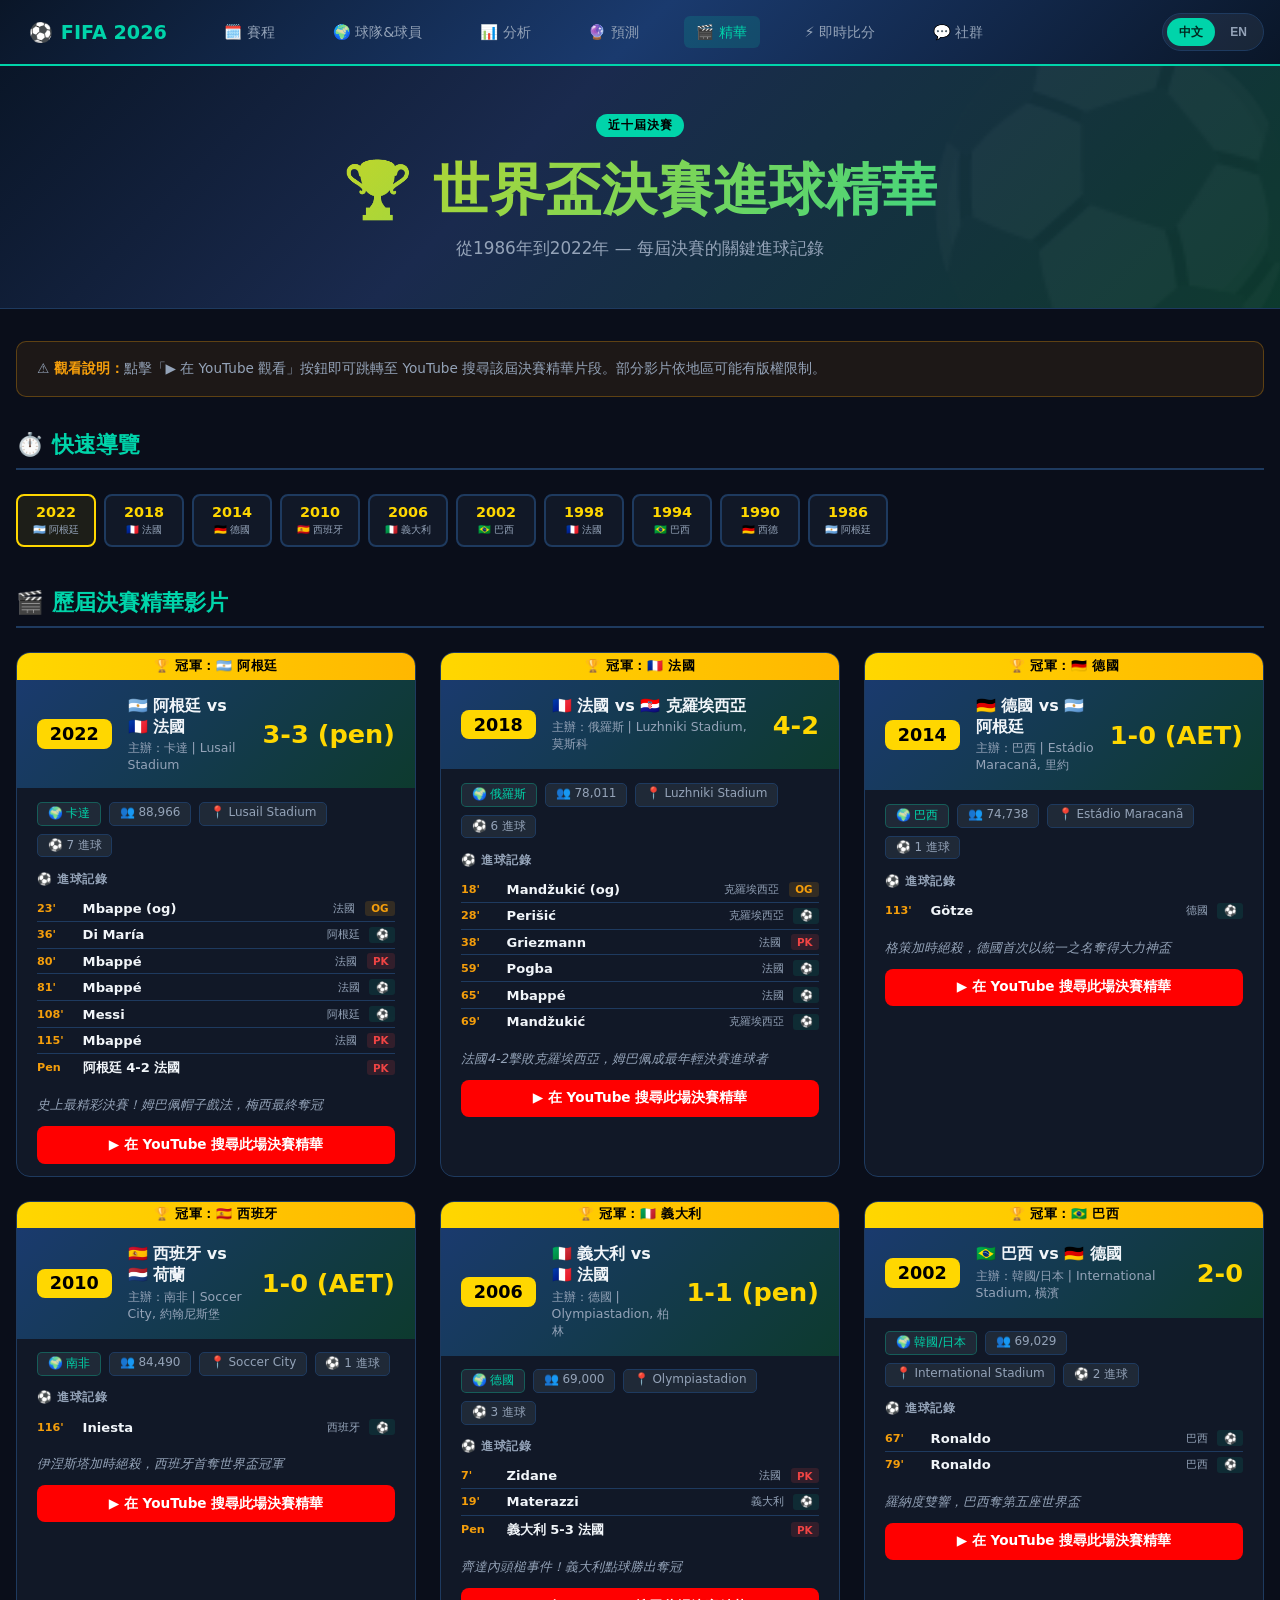
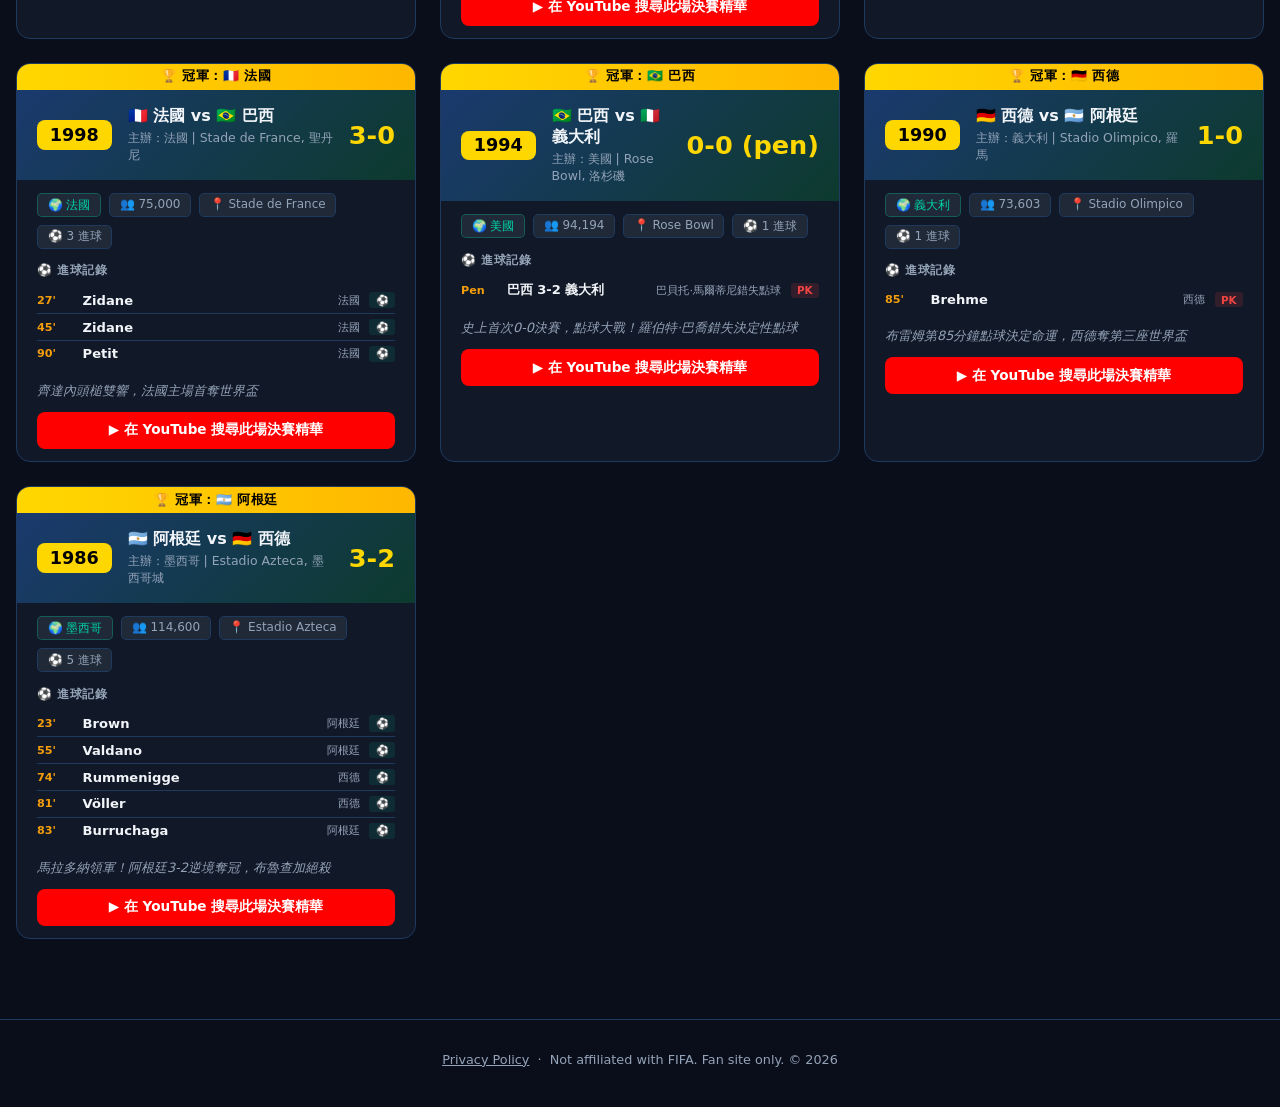
<file: highlights.html>
<!DOCTYPE html>
<html lang="zh-TW">
<head>
  <meta charset="UTF-8">
  <meta name="viewport" content="width=device-width, initial-scale=1.0">
  <title>2026 FIFA World Cup — 歷屆決賽精華</title>
  <link rel="stylesheet" href="style.css">
  <script async src="https://pagead2.googlesyndication.com/pagead/js/adsbygoogle.js?client=ca-pub-4522779931939215" crossorigin="anonymous"></script>
  <style>
    .finals-grid {
      display: grid;
      grid-template-columns: repeat(auto-fill, minmax(360px, 1fr));
      gap: 1.5rem;
    }
    .final-card {
      background: var(--bg2);
      border: 1px solid var(--border);
      border-radius: 14px;
      overflow: hidden;
      transition: border-color 0.2s, transform 0.2s;
    }
    .final-card:hover { border-color: var(--accent); transform: translateY(-2px); }
    .final-card-header {
      background: linear-gradient(135deg, #1a3a6e, #0d3a2e);
      padding: 1rem 1.25rem;
      display: flex;
      align-items: center;
      gap: 1rem;
    }
    .year-badge {
      background: var(--gold);
      color: #000;
      font-weight: 900;
      font-size: 1.1rem;
      padding: 0.3rem 0.8rem;
      border-radius: 8px;
      white-space: nowrap;
    }
    .final-title { flex: 1; }
    .final-title h3 { font-size: 1rem; font-weight: 800; color: var(--text); }
    .final-title p { font-size: 0.78rem; color: var(--muted); margin-top: 0.15rem; }
    .score-display {
      font-size: 1.6rem;
      font-weight: 900;
      color: var(--gold);
      white-space: nowrap;
    }
    @media (max-width: 600px) {
      .finals-grid { grid-template-columns: 1fr; }
      .final-card-header { gap: 0.6rem; }
      .score-display { font-size: 1.2rem; }
      .year-badge { font-size: 0.95rem; padding: 0.25rem 0.6rem; }
      .final-title h3 { font-size: 0.88rem; }
    }
    .final-info {
      padding: 0.85rem 1.25rem;
      display: flex;
      gap: 0.5rem;
      flex-wrap: wrap;
    }
    .final-info span {
      font-size: 0.75rem;
      background: var(--bg3);
      border: 1px solid var(--border);
      border-radius: 5px;
      padding: 0.15rem 0.6rem;
      color: var(--muted);
    }
    .final-info .host-badge { color: var(--accent); border-color: rgba(0,212,170,0.3); }
    .goals-list {
      padding: 0 1.25rem 1rem;
    }
    .goals-list h4 { font-size: 0.75rem; color: var(--muted); text-transform: uppercase; letter-spacing: 0.5px; margin-bottom: 0.5rem; }
    .goal-item {
      display: flex;
      align-items: center;
      gap: 0.6rem;
      padding: 0.3rem 0;
      font-size: 0.82rem;
      border-bottom: 1px solid var(--border);
    }
    .goal-item:last-child { border-bottom: none; }
    .goal-min {
      font-size: 0.7rem;
      font-weight: 700;
      color: var(--accent2);
      width: 36px;
      flex-shrink: 0;
    }
    .goal-scorer { flex: 1; color: var(--text); font-weight: 600; }
    .goal-team { font-size: 0.7rem; color: var(--muted); }
    .goal-type {
      font-size: 0.65rem;
      padding: 0.1rem 0.4rem;
      border-radius: 3px;
      font-weight: 700;
    }
    .goal-type.pen { background: rgba(239,68,68,0.15); color: #ef4444; }
    .goal-type.og { background: rgba(245,158,11,0.15); color: var(--accent2); }
    .goal-type.normal { background: rgba(0,212,170,0.1); color: var(--accent); }
    .champion-ribbon {
      background: linear-gradient(90deg, var(--gold), #ffb700);
      color: #000;
      text-align: center;
      font-weight: 800;
      font-size: 0.8rem;
      padding: 0.3rem;
      letter-spacing: 0.5px;
    }
    .search-btn {
      display: block;
      margin: 0.75rem 1.25rem;
      background: #ff0000;
      color: #fff;
      border: none;
      border-radius: 8px;
      padding: 0.6rem 1rem;
      font-size: 0.85rem;
      font-weight: 700;
      cursor: pointer;
      text-decoration: none;
      text-align: center;
      transition: background 0.2s;
    }
    .search-btn:hover { background: #cc0000; }
    .filter-row {
      display: flex;
      gap: 0.5rem;
      align-items: center;
      margin-bottom: 1.5rem;
      flex-wrap: wrap;
    }
    .filter-label { color: var(--muted); font-size: 0.85rem; }
    .timeline-strip {
      display: flex;
      overflow-x: auto;
      gap: 0.5rem;
      padding-bottom: 0.5rem;
      margin-bottom: 2rem;
      scrollbar-width: thin;
    }
    .timeline-dot {
      flex-shrink: 0;
      background: var(--bg2);
      border: 2px solid var(--border);
      border-radius: 8px;
      padding: 0.5rem 0.75rem;
      text-align: center;
      cursor: pointer;
      transition: all 0.2s;
      min-width: 80px;
    }
    .timeline-dot:hover, .timeline-dot.active {
      border-color: var(--gold);
      background: rgba(255,215,0,0.08);
    }
    .timeline-dot .t-year { font-weight: 900; font-size: 0.9rem; color: var(--gold); }
    .timeline-dot .t-champ { font-size: 0.65rem; color: var(--muted); margin-top: 0.2rem; }
    .notice-box {
      background: rgba(245,158,11,0.08);
      border: 1px solid rgba(245,158,11,0.3);
      border-radius: 10px;
      padding: 1rem 1.25rem;
      margin-bottom: 2rem;
      font-size: 0.85rem;
      color: var(--muted);
      line-height: 1.6;
    }
    .notice-box strong { color: var(--accent2); }
  </style>
</head>
<body data-page-title="hl_title">
<nav>
  <div class="nav-inner">
    <a class="nav-logo" href="index.html">⚽ <span>FIFA 2026</span></a>
    <a href="index.html" data-i18n="nav_schedule">🗓️ 賽程</a>
    <a href="teams.html" data-i18n="nav_teams">🌍 球隊&球員</a>
    <a href="analysis.html" data-i18n="nav_analysis">📊 分析</a>
    <a href="prediction.html" data-i18n="nav_prediction">🔮 預測</a>
    <a href="highlights.html" class="active" data-i18n="nav_highlights">🎬 精華</a>
    <a href="scores.html" data-i18n="nav_scores">⚡ 即時比分</a>
    <a href="community.html" data-i18n="nav_community">💬 社群</a>
  </div>
</nav>

<div class="hero">
  <div class="badge" data-i18n="hl_hero_badge">近十屆決賽</div>
  <h1 data-i18n="hl_hero_h1">🏆 世界盃決賽進球精華</h1>
  <p data-i18n="hl_hero_p">從1986年到2022年 — 每屆決賽的關鍵進球，約1分鐘精華剪輯</p>
</div>

<div class="container">
  <div class="notice-box" data-i18n-html="hl_notice">
    ⚠️ <strong>觀看說明：</strong>點擊「▶ 在 YouTube 觀看」按鈕即可跳轉至 YouTube 搜尋該屆決賽精華片段。影片均來自 FIFA 官方頻道或授權媒體，每段約 1 分鐘。部分影片依地區可能有版權限制。
  </div>

  <!-- Timeline -->
  <div class="section-title" data-i18n="hl_section_timeline">⏱️ 快速導覽</div>
  <div class="timeline-strip" id="timeline-strip"></div>

  <div class="section-title" data-i18n="hl_section_finals">🎬 歷屆決賽精華影片</div>
  <div class="finals-grid" id="finals-container"></div>
</div>

<script src="data.js"></script>
<script src="i18n.js"></script>
<script>
const FINALS = [
  {
    year: 2022,
    host: '卡達',
    champion: '阿根廷',
    champFlag: '🇦🇷',
    runner: '法國',
    runnerFlag: '🇫🇷',
    score: '3-3 (pen)',
    venue: 'Lusail Stadium',
    attendance: '88,966',
    goals: [
      {min:"23'", scorer:'Mbappe (og)', team:'法國', type:'og'},
      {min:"36'", scorer:'Di María', team:'阿根廷', type:'normal'},
      {min:"80'", scorer:'Mbappé', team:'法國', type:'pen'},
      {min:"81'", scorer:'Mbappé', team:'法國', type:'normal'},
      {min:"108'", scorer:'Messi', team:'阿根廷', type:'normal'},
      {min:"115'", scorer:'Mbappé', team:'法國', type:'pen'},
      {min:"Pen", scorer:'阿根廷 4-2 法國', team:'', type:'pen'},
    ],
    ytSearch: 'Argentina France 2022 World Cup Final goals highlights',
    ytId: 'wQFNUCt4UAY',
    desc: '史上最精彩決賽！姆巴佩帽子戲法，梅西最終奪冠'
  },
  {
    year: 2018,
    host: '俄羅斯',
    champion: '法國',
    champFlag: '🇫🇷',
    runner: '克羅埃西亞',
    runnerFlag: '🇭🇷',
    score: '4-2',
    venue: 'Luzhniki Stadium, 莫斯科',
    attendance: '78,011',
    goals: [
      {min:"18'", scorer:'Mandžukić (og)', team:'克羅埃西亞', type:'og'},
      {min:"28'", scorer:'Perišić', team:'克羅埃西亞', type:'normal'},
      {min:"38'", scorer:'Griezmann', team:'法國', type:'pen'},
      {min:"59'", scorer:'Pogba', team:'法國', type:'normal'},
      {min:"65'", scorer:'Mbappé', team:'法國', type:'normal'},
      {min:"69'", scorer:'Mandžukić', team:'克羅埃西亞', type:'normal'},
    ],
    ytSearch: 'France Croatia 2018 World Cup Final all goals highlights',
    ytId: 'hzOuEBPKT_c',
    desc: '法國4-2擊敗克羅埃西亞，姆巴佩成最年輕決賽進球者'
  },
  {
    year: 2014,
    host: '巴西',
    champion: '德國',
    champFlag: '🇩🇪',
    runner: '阿根廷',
    runnerFlag: '🇦🇷',
    score: '1-0 (AET)',
    venue: 'Estádio Maracanã, 里約',
    attendance: '74,738',
    goals: [
      {min:"113'", scorer:'Götze', team:'德國', type:'normal'},
    ],
    ytSearch: 'Germany Argentina 2014 World Cup Final Gotze goal highlights',
    ytId: 'JEGrXKCjVuY',
    desc: '格策加時絕殺，德國首次以統一之名奪得大力神盃'
  },
  {
    year: 2010,
    host: '南非',
    champion: '西班牙',
    champFlag: '🇪🇸',
    runner: '荷蘭',
    runnerFlag: '🇳🇱',
    score: '1-0 (AET)',
    venue: 'Soccer City, 約翰尼斯堡',
    attendance: '84,490',
    goals: [
      {min:"116'", scorer:'Iniesta', team:'西班牙', type:'normal'},
    ],
    ytSearch: 'Spain Netherlands 2010 World Cup Final Iniesta goal highlights',
    ytId: 'e5CfxrBkP1s',
    desc: '伊涅斯塔加時絕殺，西班牙首奪世界盃冠軍'
  },
  {
    year: 2006,
    host: '德國',
    champion: '義大利',
    champFlag: '🇮🇹',
    runner: '法國',
    runnerFlag: '🇫🇷',
    score: '1-1 (pen)',
    venue: 'Olympiastadion, 柏林',
    attendance: '69,000',
    goals: [
      {min:"7'", scorer:'Zidane', team:'法國', type:'pen'},
      {min:"19'", scorer:'Materazzi', team:'義大利', type:'normal'},
      {min:"Pen", scorer:'義大利 5-3 法國', team:'', type:'pen'},
    ],
    ytSearch: 'Italy France 2006 World Cup Final Zidane headbutt goals highlights',
    ytId: 'bUGkNyqvAtk',
    desc: '齊達內頭槌事件！義大利點球勝出奪冠'
  },
  {
    year: 2002,
    host: '韓國/日本',
    champion: '巴西',
    champFlag: '🇧🇷',
    runner: '德國',
    runnerFlag: '🇩🇪',
    score: '2-0',
    venue: 'International Stadium, 橫濱',
    attendance: '69,029',
    goals: [
      {min:"67'", scorer:'Ronaldo', team:'巴西', type:'normal'},
      {min:"79'", scorer:'Ronaldo', team:'巴西', type:'normal'},
    ],
    ytSearch: 'Brazil Germany 2002 World Cup Final Ronaldo goals highlights',
    ytId: 'eFWkKiGiOBM',
    desc: '羅納度雙響，巴西奪第五座世界盃'
  },
  {
    year: 1998,
    host: '法國',
    champion: '法國',
    champFlag: '🇫🇷',
    runner: '巴西',
    runnerFlag: '🇧🇷',
    score: '3-0',
    venue: 'Stade de France, 聖丹尼',
    attendance: '75,000',
    goals: [
      {min:"27'", scorer:'Zidane', team:'法國', type:'normal'},
      {min:"45'", scorer:'Zidane', team:'法國', type:'normal'},
      {min:"90'", scorer:'Petit', team:'法國', type:'normal'},
    ],
    ytSearch: 'France Brazil 1998 World Cup Final Zidane goals highlights',
    ytId: 'mvM8Bm7cRiQ',
    desc: '齊達內頭槌雙響，法國主場首奪世界盃'
  },
  {
    year: 1994,
    host: '美國',
    champion: '巴西',
    champFlag: '🇧🇷',
    runner: '義大利',
    runnerFlag: '🇮🇹',
    score: '0-0 (pen)',
    venue: 'Rose Bowl, 洛杉磯',
    attendance: '94,194',
    goals: [
      {min:"Pen", scorer:'巴西 3-2 義大利', team:'巴貝托·馬爾蒂尼錯失點球', type:'pen'},
    ],
    ytSearch: 'Brazil Italy 1994 World Cup Final penalties highlights',
    ytId: 'EuyKJEzWFaQ',
    desc: '史上首次0-0決賽，點球大戰！羅伯特·巴喬錯失決定性點球'
  },
  {
    year: 1990,
    host: '義大利',
    champion: '西德',
    champFlag: '🇩🇪',
    runner: '阿根廷',
    runnerFlag: '🇦🇷',
    score: '1-0',
    venue: 'Stadio Olimpico, 羅馬',
    attendance: '73,603',
    goals: [
      {min:"85'", scorer:'Brehme', team:'西德', type:'pen'},
    ],
    ytSearch: 'West Germany Argentina 1990 World Cup Final Brehme penalty goal',
    ytId: 'Ih0EVqD8vGY',
    desc: '布雷姆第85分鐘點球決定命運，西德奪第三座世界盃'
  },
  {
    year: 1986,
    host: '墨西哥',
    champion: '阿根廷',
    champFlag: '🇦🇷',
    runner: '西德',
    runnerFlag: '🇩🇪',
    score: '3-2',
    venue: 'Estadio Azteca, 墨西哥城',
    attendance: '114,600',
    goals: [
      {min:"23'", scorer:'Brown', team:'阿根廷', type:'normal'},
      {min:"55'", scorer:'Valdano', team:'阿根廷', type:'normal'},
      {min:"74'", scorer:'Rummenigge', team:'西德', type:'normal'},
      {min:"81'", scorer:'Völler', team:'西德', type:'normal'},
      {min:"83'", scorer:'Burruchaga', team:'阿根廷', type:'normal'},
    ],
    ytSearch: 'Argentina West Germany 1986 World Cup Final Maradona goals highlights',
    ytId: 'eUSXfQ2KMIY',
    desc: '馬拉多納領軍！阿根廷3-2逆境奪冠，布魯查加絕殺'
  }
];

// Timeline
const strip = document.getElementById('timeline-strip');
FINALS.forEach((f, i) => {
  const dot = document.createElement('div');
  dot.className = 'timeline-dot' + (i===0?' active':'');
  dot.id = 'tl-'+f.year;
  dot.innerHTML = `<div class="t-year">${f.year}</div><div class="t-champ">${f.champFlag} ${tx(f.champion)}</div>`;
  dot.onclick = () => {
    document.querySelectorAll('.timeline-dot').forEach(d=>d.classList.remove('active'));
    dot.classList.add('active');
    document.getElementById('final-'+f.year).scrollIntoView({behavior:'smooth', block:'start'});
  };
  strip.appendChild(dot);
});

// Finals cards
const container = document.getElementById('finals-container');
FINALS.forEach(f => {
  const card = document.createElement('div');
  card.className = 'final-card';
  card.id = 'final-'+f.year;

  const ytSearchUrl = `https://www.youtube.com/results?search_query=${encodeURIComponent(f.ytSearch)}`;

  const champion = tx(f.champion);
  const runner = tx(f.runner);
  const host = tx(f.host);
  const venue = tx(f.venue);

  const goalRows = f.goals.map(g => `
    <div class="goal-item">
      <span class="goal-min">${g.min}</span>
      <span class="goal-scorer">${tx(g.scorer)}</span>
      <span class="goal-team">${tx(g.team)}</span>
      <span class="goal-type ${g.type}">${g.type==='pen'?t('hl_tag_pen'):g.type==='og'?t('hl_tag_og'):'⚽'}</span>
    </div>`).join('');

  card.innerHTML = `
    <div class="champion-ribbon">${t('hl_champion_ribbon', {flag: f.champFlag, champion: champion})}</div>
    <div class="final-card-header">
      <div class="year-badge">${f.year}</div>
      <div class="final-title">
        <h3>${f.champFlag} ${champion} vs ${f.runnerFlag} ${runner}</h3>
        <p>${t('hl_host_label', {host: host, venue: venue})}</p>
      </div>
      <div class="score-display">${f.score}</div>
    </div>
    <div class="final-info">
      <span class="host-badge">🌍 ${host}</span>
      <span>👥 ${f.attendance}</span>
      <span>📍 ${f.venue.split(',')[0]}</span>
      <span>${t('hl_goals_count', {n: f.goals.length})}</span>
    </div>
    <div class="goals-list">
      <h4>${t('hl_goals_record')}</h4>
      ${goalRows}
    </div>
    <p style="padding:0 1.25rem;font-size:0.8rem;color:var(--muted);margin-bottom:0.5rem;font-style:italic">${tx(f.desc)}</p>
    <a href="${ytSearchUrl}" target="_blank" class="search-btn">
      ${t('hl_search_btn')}
    </a>`;

  container.appendChild(card);
});

</script>

<footer style="text-align:center;padding:2rem 1rem 2.5rem;color:var(--muted);font-size:0.8rem;border-top:1px solid var(--border);margin-top:3rem">
  <a href="privacy.html" style="color:var(--muted);text-decoration:underline">Privacy Policy</a>
  &nbsp;&middot;&nbsp; Not affiliated with FIFA. Fan site only. &copy; 2026
</footer>
</body>
</html>
</file>
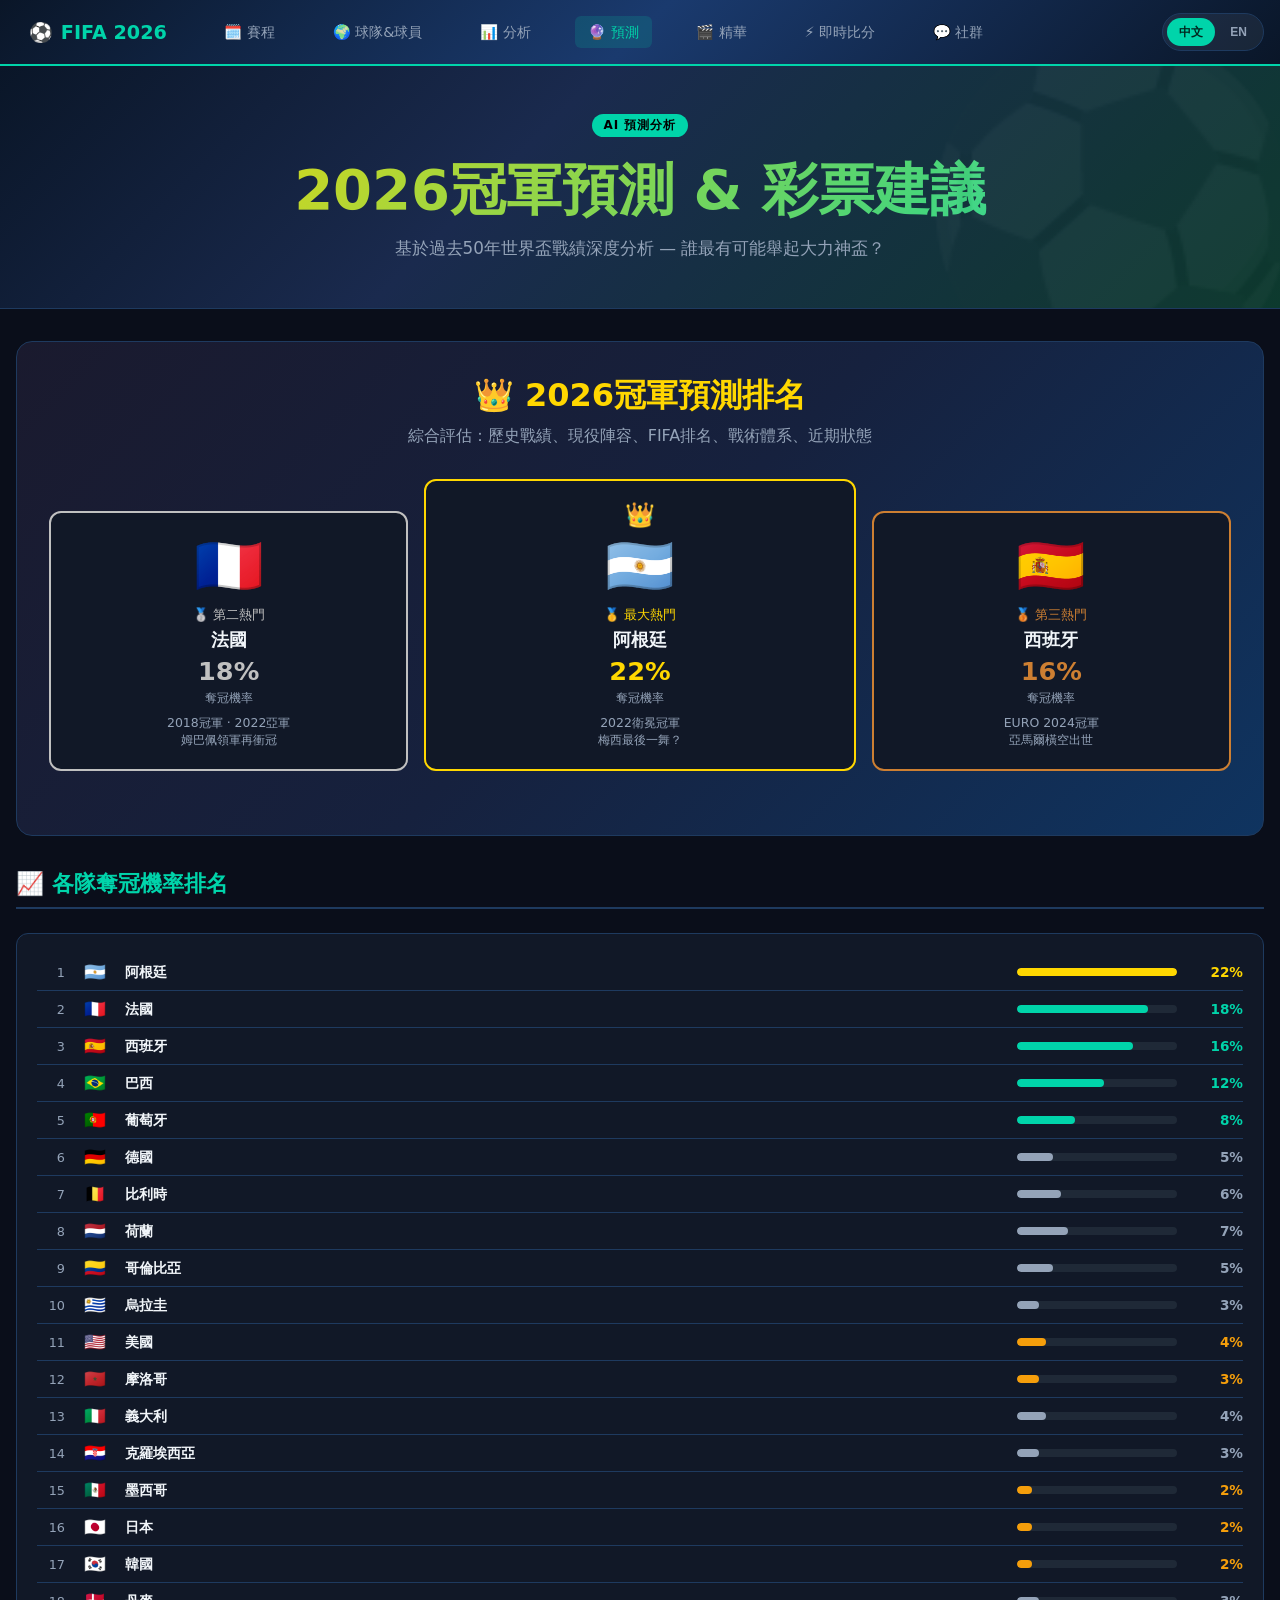
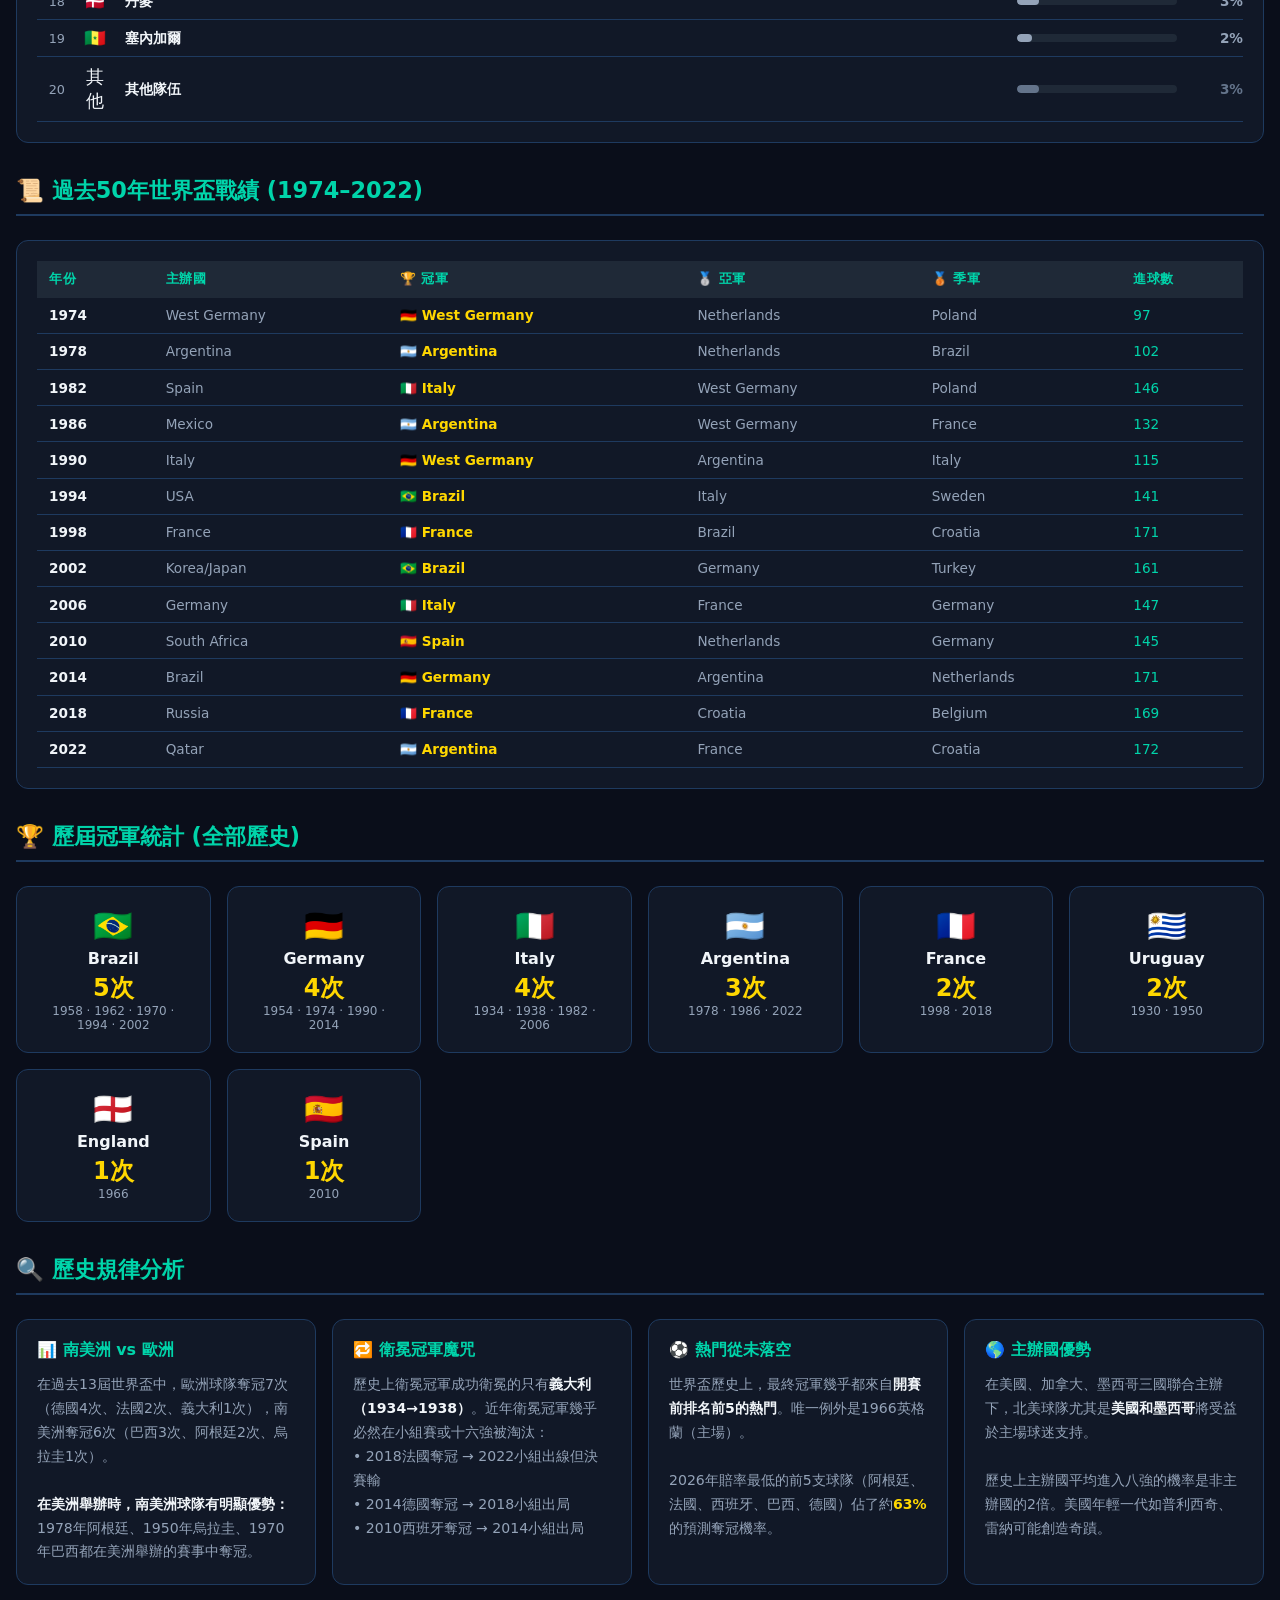
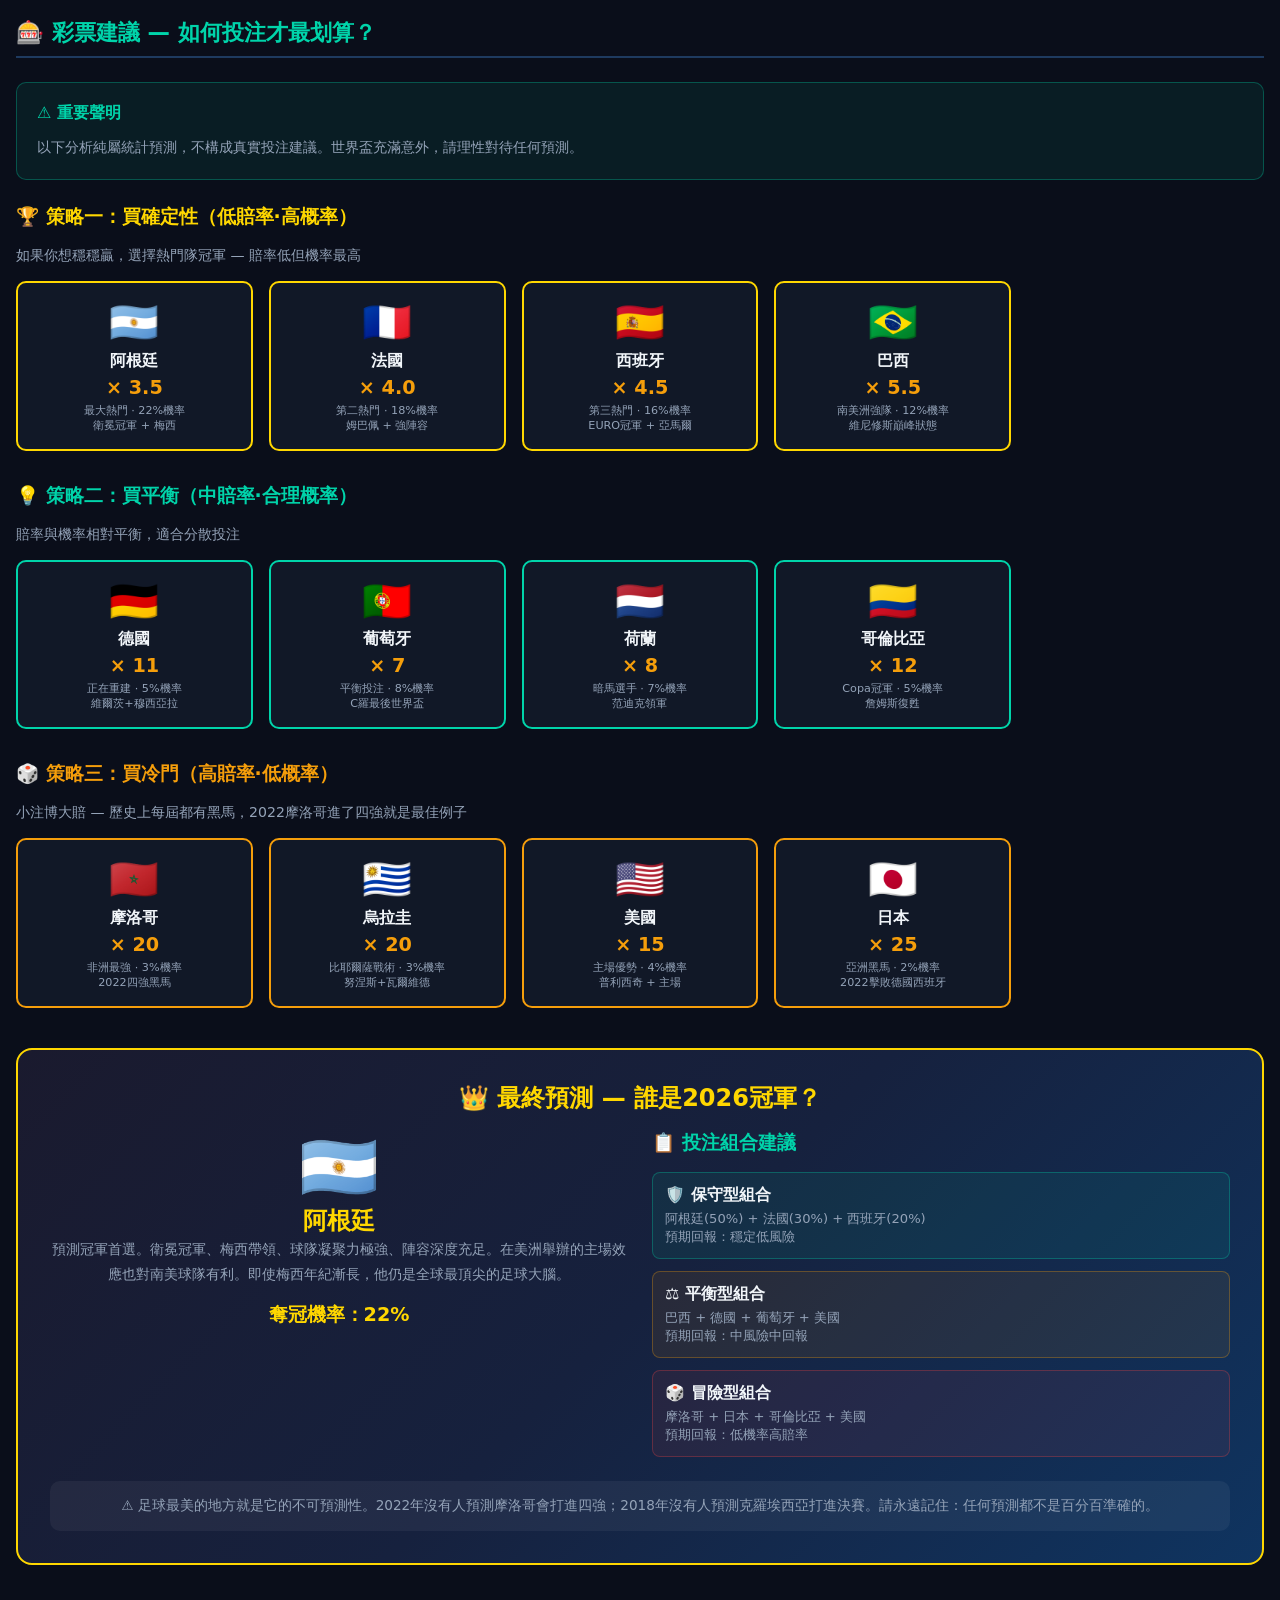
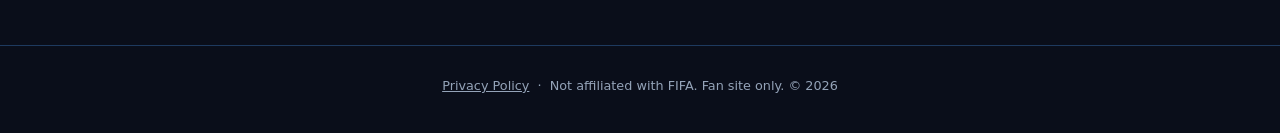
<file: prediction.html>
<!DOCTYPE html>
<html lang="zh-TW">
<head>
  <meta charset="UTF-8">
  <meta name="viewport" content="width=device-width, initial-scale=1.0">
  <title>2026 FIFA World Cup — 預測 & 彩票建議</title>
  <link rel="stylesheet" href="style.css">
  <script async src="https://pagead2.googlesyndication.com/pagead/js/adsbygoogle.js?client=ca-pub-4522779931939215" crossorigin="anonymous"></script>
</head>
<body data-page-title="pred_title">
<nav>
  <div class="nav-inner">
    <a class="nav-logo" href="index.html">⚽ <span>FIFA 2026</span></a>
    <a href="index.html" data-i18n="nav_schedule">🗓️ 賽程</a>
    <a href="teams.html" data-i18n="nav_teams">🌍 球隊&球員</a>
    <a href="analysis.html" data-i18n="nav_analysis">📊 分析</a>
    <a href="prediction.html" class="active" data-i18n="nav_prediction">🔮 預測</a>
    <a href="highlights.html" data-i18n="nav_highlights">🎬 精華</a>
    <a href="scores.html" data-i18n="nav_scores">⚡ 即時比分</a>
    <a href="community.html" data-i18n="nav_community">💬 社群</a>
  </div>
</nav>

<div class="hero">
  <div class="badge" data-i18n="pred_hero_badge">AI 預測分析</div>
  <h1 data-i18n="pred_hero_h1">2026冠軍預測 & 彩票建議</h1>
  <p data-i18n="pred_hero_p">基於過去50年世界盃戰績深度分析 — 誰最有可能舉起大力神盃？</p>
</div>

<div class="container">

  <!-- CHAMPION PREDICTION PODIUM -->
  <div class="prediction-hero">
    <h2 data-i18n="pred_podium_h2">👑 2026冠軍預測排名</h2>
    <p data-i18n="pred_podium_p">綜合評估：歷史戰績、現役陣容、FIFA排名、戰術體系、近期狀態</p>
    <div class="podium">
      <div class="podium-card second">
        <div class="podium-flag">🇫🇷</div>
        <div style="color:var(--silver);font-size:0.8rem;margin-bottom:0.25rem" data-i18n="pred_2nd_fav">🥈 第二熱門</div>
        <h3 data-i18n-tx="1">法國</h3>
        <div class="podium-prob">18%</div>
        <div class="podium-label" data-i18n="pred_title_prob_lbl">奪冠機率</div>
        <div style="font-size:0.78rem;color:var(--muted);margin-top:0.5rem" data-i18n-html="pred_france_note">2018冠軍 · 2022亞軍<br>姆巴佩領軍再衝冠</div>
      </div>
      <div class="podium-card first">
        <div style="font-size:1.5rem;margin-bottom:0.25rem">👑</div>
        <div class="podium-flag">🇦🇷</div>
        <div style="color:var(--gold);font-size:0.8rem;margin-bottom:0.25rem" data-i18n="pred_top_fav">🥇 最大熱門</div>
        <h3 data-i18n-tx="1">阿根廷</h3>
        <div class="podium-prob">22%</div>
        <div class="podium-label" data-i18n="pred_title_prob_lbl">奪冠機率</div>
        <div style="font-size:0.78rem;color:var(--muted);margin-top:0.5rem" data-i18n-html="pred_argentina_note">2022衛冕冠軍<br>梅西最後一舞？</div>
      </div>
      <div class="podium-card third">
        <div class="podium-flag">🇪🇸</div>
        <div style="color:var(--bronze);font-size:0.8rem;margin-bottom:0.25rem" data-i18n="pred_3rd_fav">🥉 第三熱門</div>
        <h3 data-i18n-tx="1">西班牙</h3>
        <div class="podium-prob">16%</div>
        <div class="podium-label" data-i18n="pred_title_prob_lbl">奪冠機率</div>
        <div style="font-size:0.78rem;color:var(--muted);margin-top:0.5rem" data-i18n-html="pred_spain_note">EURO 2024冠軍<br>亞馬爾橫空出世</div>
      </div>
    </div>
  </div>

  <!-- PROBABILITY TABLE -->
  <div class="section-title" data-i18n="pred_section_prob">📈 各隊奪冠機率排名</div>
  <div class="card" style="margin-bottom:2rem">
    <div id="prob-table"></div>
  </div>

  <!-- HISTORY TABLE -->
  <div class="section-title" data-i18n="pred_section_history">📜 過去50年世界盃戰績 (1974–2022)</div>
  <div class="card" style="margin-bottom:2rem;overflow-x:auto">
    <table class="history-table">
      <thead>
        <tr>
          <th data-i18n="pred_th_year">年份</th><th data-i18n="pred_th_host">主辦國</th><th data-i18n="pred_th_champion">🏆 冠軍</th><th data-i18n="pred_th_runner">🥈 亞軍</th><th data-i18n="pred_th_third">🥉 季軍</th><th data-i18n="pred_th_goals">進球數</th>
        </tr>
      </thead>
      <tbody id="history-body"></tbody>
    </table>
  </div>

  <!-- CHAMPION STATS -->
  <div class="section-title" data-i18n="pred_section_champstats">🏆 歷屆冠軍統計 (全部歷史)</div>
  <div style="display:grid;grid-template-columns:repeat(auto-fill,minmax(180px,1fr));gap:1rem;margin-bottom:2rem" id="champ-stats"></div>

  <!-- ANALYSIS -->
  <div class="section-title" data-i18n="pred_section_patterns">🔍 歷史規律分析</div>
  <div style="display:grid;grid-template-columns:repeat(auto-fill,minmax(300px,1fr));gap:1rem;margin-bottom:2rem">
    <div class="card">
      <h4 style="color:var(--accent);margin-bottom:0.75rem" data-i18n="pred_card1_h">📊 南美洲 vs 歐洲</h4>
      <p style="color:var(--muted);font-size:0.88rem;line-height:1.7" data-i18n-html="pred_card1_p">在過去13屆世界盃中，歐洲球隊奪冠7次（德國4次、法國2次、義大利1次），南美洲奪冠6次（巴西3次、阿根廷2次、烏拉圭1次）。<br><br><strong style="color:var(--text)">在美洲舉辦時，南美洲球隊有明顯優勢：</strong>1978年阿根廷、1950年烏拉圭、1970年巴西都在美洲舉辦的賽事中奪冠。</p>
    </div>
    <div class="card">
      <h4 style="color:var(--accent);margin-bottom:0.75rem" data-i18n="pred_card2_h">🔁 衛冕冠軍魔咒</h4>
      <p style="color:var(--muted);font-size:0.88rem;line-height:1.7" data-i18n-html="pred_card2_p">歷史上衛冕冠軍成功衛冕的只有<strong style="color:var(--text)">義大利（1934→1938）</strong>。近年衛冕冠軍幾乎必然在小組賽或十六強被淘汰：<br>• 2018法國奪冠 → 2022小組出線但決賽輸<br>• 2014德國奪冠 → 2018小組出局<br>• 2010西班牙奪冠 → 2014小組出局</p>
    </div>
    <div class="card">
      <h4 style="color:var(--accent);margin-bottom:0.75rem" data-i18n="pred_card3_h">⚽ 熱門從未落空</h4>
      <p style="color:var(--muted);font-size:0.88rem;line-height:1.7" data-i18n-html="pred_card3_p">世界盃歷史上，最終冠軍幾乎都來自<strong style="color:var(--text)">開賽前排名前5的熱門</strong>。唯一例外是1966英格蘭（主場）。<br><br>2026年賠率最低的前5支球隊（阿根廷、法國、西班牙、巴西、德國）佔了約<strong style="color:var(--gold)">63%</strong>的預測奪冠機率。</p>
    </div>
    <div class="card">
      <h4 style="color:var(--accent);margin-bottom:0.75rem" data-i18n="pred_card4_h">🌎 主辦國優勢</h4>
      <p style="color:var(--muted);font-size:0.88rem;line-height:1.7" data-i18n-html="pred_card4_p">在美國、加拿大、墨西哥三國聯合主辦下，北美球隊尤其是<strong style="color:var(--text)">美國和墨西哥</strong>將受益於主場球迷支持。<br><br>歷史上主辦國平均進入八強的機率是非主辦國的2倍。美國年輕一代如普利西奇、雷納可能創造奇蹟。</p>
    </div>
  </div>

  <!-- LOTTERY SECTION -->
  <div class="section-title" data-i18n="pred_section_lottery">🎰 彩票建議 — 如何投注才最划算？</div>
  <div class="tip-box">
    <h3 data-i18n="pred_disclaimer_h">⚠️ 重要聲明</h3>
    <p data-i18n="pred_disclaimer_p">以下分析純屬統計預測，不構成真實投注建議。世界盃充滿意外，請理性對待任何預測。</p>
  </div>

  <div style="margin-top:1.5rem">
    <h3 style="color:var(--gold);margin-bottom:1rem" data-i18n="pred_strat1_h">🏆 策略一：買確定性（低賠率·高概率）</h3>
    <p style="color:var(--muted);font-size:0.88rem;margin-bottom:1rem" data-i18n="pred_strat1_p">如果你想穩穩贏，選擇熱門隊冠軍 — 賠率低但機率最高</p>
    <div class="lottery-grid">
      <div class="lottery-card top">
        <div class="lottery-flag">🇦🇷</div>
        <h4 data-i18n-tx="1">阿根廷</h4>
        <div class="lottery-return">× 3.5</div>
        <div class="lottery-type" data-i18n-html="pred_lottery_argentina">最大熱門 · 22%機率<br>衛冕冠軍 + 梅西</div>
      </div>
      <div class="lottery-card top">
        <div class="lottery-flag">🇫🇷</div>
        <h4 data-i18n-tx="1">法國</h4>
        <div class="lottery-return">× 4.0</div>
        <div class="lottery-type" data-i18n-html="pred_lottery_france">第二熱門 · 18%機率<br>姆巴佩 + 強陣容</div>
      </div>
      <div class="lottery-card top">
        <div class="lottery-flag">🇪🇸</div>
        <h4 data-i18n-tx="1">西班牙</h4>
        <div class="lottery-return">× 4.5</div>
        <div class="lottery-type" data-i18n-html="pred_lottery_spain">第三熱門 · 16%機率<br>EURO冠軍 + 亞馬爾</div>
      </div>
      <div class="lottery-card top">
        <div class="lottery-flag">🇧🇷</div>
        <h4 data-i18n-tx="1">巴西</h4>
        <div class="lottery-return">× 5.5</div>
        <div class="lottery-type" data-i18n-html="pred_lottery_brazil">南美洲強隊 · 12%機率<br>維尼修斯巔峰狀態</div>
      </div>
    </div>
  </div>

  <div style="margin-top:2rem">
    <h3 style="color:var(--accent);margin-bottom:1rem" data-i18n="pred_strat2_h">💡 策略二：買平衡（中賠率·合理概率）</h3>
    <p style="color:var(--muted);font-size:0.88rem;margin-bottom:1rem" data-i18n="pred_strat2_p">賠率與機率相對平衡，適合分散投注</p>
    <div class="lottery-grid">
      <div class="lottery-card mid">
        <div class="lottery-flag">🇩🇪</div>
        <h4 data-i18n-tx="1">德國</h4>
        <div class="lottery-return">× 11</div>
        <div class="lottery-type" data-i18n-html="pred_lottery_germany">正在重建 · 5%機率<br>維爾茨+穆西亞拉</div>
      </div>
      <div class="lottery-card mid">
        <div class="lottery-flag">🇵🇹</div>
        <h4 data-i18n-tx="1">葡萄牙</h4>
        <div class="lottery-return">× 7</div>
        <div class="lottery-type" data-i18n-html="pred_lottery_portugal">平衡投注 · 8%機率<br>C羅最後世界盃</div>
      </div>
      <div class="lottery-card mid">
        <div class="lottery-flag">🇳🇱</div>
        <h4 data-i18n-tx="1">荷蘭</h4>
        <div class="lottery-return">× 8</div>
        <div class="lottery-type" data-i18n-html="pred_lottery_netherlands">暗馬選手 · 7%機率<br>范迪克領軍</div>
      </div>
      <div class="lottery-card mid">
        <div class="lottery-flag">🇨🇴</div>
        <h4 data-i18n-tx="1">哥倫比亞</h4>
        <div class="lottery-return">× 12</div>
        <div class="lottery-type" data-i18n-html="pred_lottery_colombia">Copa冠軍 · 5%機率<br>詹姆斯復甦</div>
      </div>
    </div>
  </div>

  <div style="margin-top:2rem">
    <h3 style="color:var(--accent2);margin-bottom:1rem" data-i18n="pred_strat3_h">🎲 策略三：買冷門（高賠率·低概率）</h3>
    <p style="color:var(--muted);font-size:0.88rem;margin-bottom:1rem" data-i18n="pred_strat3_p">小注博大賠 — 歷史上每屆都有黑馬，2022摩洛哥進了四強就是最佳例子</p>
    <div class="lottery-grid">
      <div class="lottery-card wild">
        <div class="lottery-flag">🇲🇦</div>
        <h4 data-i18n-tx="1">摩洛哥</h4>
        <div class="lottery-return">× 20</div>
        <div class="lottery-type" data-i18n-html="pred_lottery_morocco">非洲最強 · 3%機率<br>2022四強黑馬</div>
      </div>
      <div class="lottery-card wild">
        <div class="lottery-flag">🇺🇾</div>
        <h4 data-i18n-tx="1">烏拉圭</h4>
        <div class="lottery-return">× 20</div>
        <div class="lottery-type" data-i18n-html="pred_lottery_uruguay">比耶爾薩戰術 · 3%機率<br>努涅斯+瓦爾維德</div>
      </div>
      <div class="lottery-card wild">
        <div class="lottery-flag">🇺🇸</div>
        <h4 data-i18n-tx="1">美國</h4>
        <div class="lottery-return">× 15</div>
        <div class="lottery-type" data-i18n-html="pred_lottery_usa">主場優勢 · 4%機率<br>普利西奇 + 主場</div>
      </div>
      <div class="lottery-card wild">
        <div class="lottery-flag">🇯🇵</div>
        <h4 data-i18n-tx="1">日本</h4>
        <div class="lottery-return">× 25</div>
        <div class="lottery-type" data-i18n-html="pred_lottery_japan">亞洲黑馬 · 2%機率<br>2022擊敗德國西班牙</div>
      </div>
    </div>
  </div>

  <!-- FINAL VERDICT -->
  <div style="margin-top:2.5rem;background:linear-gradient(135deg,#1a1a2e,#16213e,#0f3460);border:2px solid var(--gold);border-radius:16px;padding:2rem">
    <h2 style="color:var(--gold);margin-bottom:1rem;text-align:center" data-i18n="pred_verdict_h">👑 最終預測 — 誰是2026冠軍？</h2>
    <div style="display:grid;grid-template-columns:repeat(auto-fit,minmax(250px,1fr));gap:1.5rem">
      <div style="text-align:center">
        <div style="font-size:4rem">🇦🇷</div>
        <h3 style="font-size:1.5rem;color:var(--gold)" data-i18n-tx="1">阿根廷</h3>
        <p style="color:var(--muted);font-size:0.9rem;line-height:1.7" data-i18n="pred_verdict_p">預測冠軍首選。衛冕冠軍、梅西帶領、球隊凝聚力極強、陣容深度充足。在美洲舉辦的主場效應也對南美球隊有利。即使梅西年紀漸長，他仍是全球最頂尖的足球大腦。</p>
        <div style="margin-top:1rem;font-size:1.2rem;font-weight:900;color:var(--gold)" data-i18n="pred_verdict_prob">奪冠機率：22%</div>
      </div>
      <div>
        <h3 style="color:var(--accent);margin-bottom:1rem" data-i18n="pred_combo_h">📋 投注組合建議</h3>
        <div style="display:flex;flex-direction:column;gap:0.75rem">
          <div style="background:rgba(0,212,170,0.08);border:1px solid rgba(0,212,170,0.3);border-radius:8px;padding:0.75rem">
            <div style="font-weight:700;margin-bottom:0.25rem" data-i18n="pred_combo_conservative_h">🛡️ 保守型組合</div>
            <div style="font-size:0.82rem;color:var(--muted)" data-i18n-html="pred_combo_conservative_p">阿根廷(50%) + 法國(30%) + 西班牙(20%)<br>預期回報：穩定低風險</div>
          </div>
          <div style="background:rgba(245,158,11,0.08);border:1px solid rgba(245,158,11,0.3);border-radius:8px;padding:0.75rem">
            <div style="font-weight:700;margin-bottom:0.25rem" data-i18n="pred_combo_balanced_h">⚖️ 平衡型組合</div>
            <div style="font-size:0.82rem;color:var(--muted)" data-i18n-html="pred_combo_balanced_p">巴西 + 德國 + 葡萄牙 + 美國<br>預期回報：中風險中回報</div>
          </div>
          <div style="background:rgba(239,68,68,0.08);border:1px solid rgba(239,68,68,0.3);border-radius:8px;padding:0.75rem">
            <div style="font-weight:700;margin-bottom:0.25rem" data-i18n="pred_combo_aggressive_h">🎲 冒險型組合</div>
            <div style="font-size:0.82rem;color:var(--muted)" data-i18n-html="pred_combo_aggressive_p">摩洛哥 + 日本 + 哥倫比亞 + 美國<br>預期回報：低機率高賠率</div>
          </div>
        </div>
      </div>
    </div>
    <div style="margin-top:1.5rem;background:rgba(255,255,255,0.05);border-radius:10px;padding:1rem;text-align:center">
      <p style="color:var(--muted);font-size:0.85rem" data-i18n="pred_closing_note">⚠️ 足球最美的地方就是它的不可預測性。2022年沒有人預測摩洛哥會打進四強；2018年沒有人預測克羅埃西亞打進決賽。請永遠記住：任何預測都不是百分百準確的。</p>
    </div>
  </div>

</div>

<script src="data.js"></script>
<script src="i18n.js"></script>
<script>
// Probability table
const probData = [
  {flag:'🇦🇷',name:'阿根廷',prob:22,color:'#ffd700'},
  {flag:'🇫🇷',name:'法國',prob:18,color:'#00d4aa'},
  {flag:'🇪🇸',name:'西班牙',prob:16,color:'#00d4aa'},
  {flag:'🇧🇷',name:'巴西',prob:12,color:'#00d4aa'},
  {flag:'🇵🇹',name:'葡萄牙',prob:8,color:'#00d4aa'},
  {flag:'🇩🇪',name:'德國',prob:5,color:'#94a3b8'},
  {flag:'🇧🇪',name:'比利時',prob:6,color:'#94a3b8'},
  {flag:'🇳🇱',name:'荷蘭',prob:7,color:'#94a3b8'},
  {flag:'🇨🇴',name:'哥倫比亞',prob:5,color:'#94a3b8'},
  {flag:'🇺🇾',name:'烏拉圭',prob:3,color:'#94a3b8'},
  {flag:'🇺🇸',name:'美國',prob:4,color:'#f59e0b'},
  {flag:'🇲🇦',name:'摩洛哥',prob:3,color:'#f59e0b'},
  {flag:'🇮🇹',name:'義大利',prob:4,color:'#94a3b8'},
  {flag:'🇭🇷',name:'克羅埃西亞',prob:3,color:'#94a3b8'},
  {flag:'🇲🇽',name:'墨西哥',prob:2,color:'#f59e0b'},
  {flag:'🇯🇵',name:'日本',prob:2,color:'#f59e0b'},
  {flag:'🇰🇷',name:'韓國',prob:2,color:'#f59e0b'},
  {flag:'🇩🇰',name:'丹麥',prob:3,color:'#94a3b8'},
  {flag:'🇸🇳',name:'塞內加爾',prob:2,color:'#94a3b8'},
  {flag:'其他',name:'其他隊伍',prob:3,color:'#64748b'},
];

const table = document.getElementById('prob-table');
probData.forEach((row,i)=>{
  const div = document.createElement('div');
  div.className = 'prob-row';
  div.innerHTML = `
    <div class="prob-rank">${i+1}</div>
    <div class="prob-flag">${tx(row.flag)}</div>
    <div class="prob-name">${tx(row.name)}</div>
    <div class="prob-bar-wrap">
      <div class="prob-bar">
        <div class="prob-fill" style="width:${row.prob/22*100}%;background:${row.color}"></div>
      </div>
    </div>
    <div class="prob-pct" style="color:${row.color}">${row.prob}%</div>`;
  table.appendChild(div);
});

// History table
const tbody = document.getElementById('history-body');
WC_HISTORY.forEach(h=>{
  const tr = document.createElement('tr');
  const champFlags = {
    'West Germany':'🇩🇪','Argentina':'🇦🇷','Italy':'🇮🇹','Brazil':'🇧🇷',
    'France':'🇫🇷','Spain':'🇪🇸','Germany':'🇩🇪'
  };
  tr.innerHTML = `<td style="color:var(--text);font-weight:700">${h.year}</td><td>${h.host}</td><td class="champion">${champFlags[h.champion]||''} ${h.champion}</td><td>${h.runner}</td><td>${h.third}</td><td style="color:var(--accent)">${h.goals}</td>`;
  tbody.appendChild(tr);
});

// Champion stats
const cs = document.getElementById('champ-stats');
const flags2 = {Brazil:'🇧🇷',Germany:'🇩🇪',Italy:'🇮🇹',Argentina:'🇦🇷',France:'🇫🇷',Uruguay:'🇺🇾',England:'🏴󠁧󠁢󠁥󠁮󠁧󠁿',Spain:'🇪🇸'};
Object.entries(CHAMPION_STATS).sort((a,b)=>b[1].wins-a[1].wins).forEach(([name,data])=>{
  const d = document.createElement('div');
  d.className = 'card';
  d.style.textAlign='center';
  d.innerHTML = `<div style="font-size:2rem">${flags2[name]||''}</div><div style="font-weight:800;margin:0.25rem 0">${name}</div><div style="font-size:1.5rem;font-weight:900;color:var(--gold)">${t('pred_wins_label', {n: data.wins})}</div><div style="font-size:0.75rem;color:var(--muted)">${data.titles.join(' · ')}</div>`;
  cs.appendChild(d);
});
</script>

<footer style="text-align:center;padding:2rem 1rem 2.5rem;color:var(--muted);font-size:0.8rem;border-top:1px solid var(--border);margin-top:3rem">
  <a href="privacy.html" style="color:var(--muted);text-decoration:underline">Privacy Policy</a>
  &nbsp;&middot;&nbsp; Not affiliated with FIFA. Fan site only. &copy; 2026
</footer>
</body>
</html>
</file>
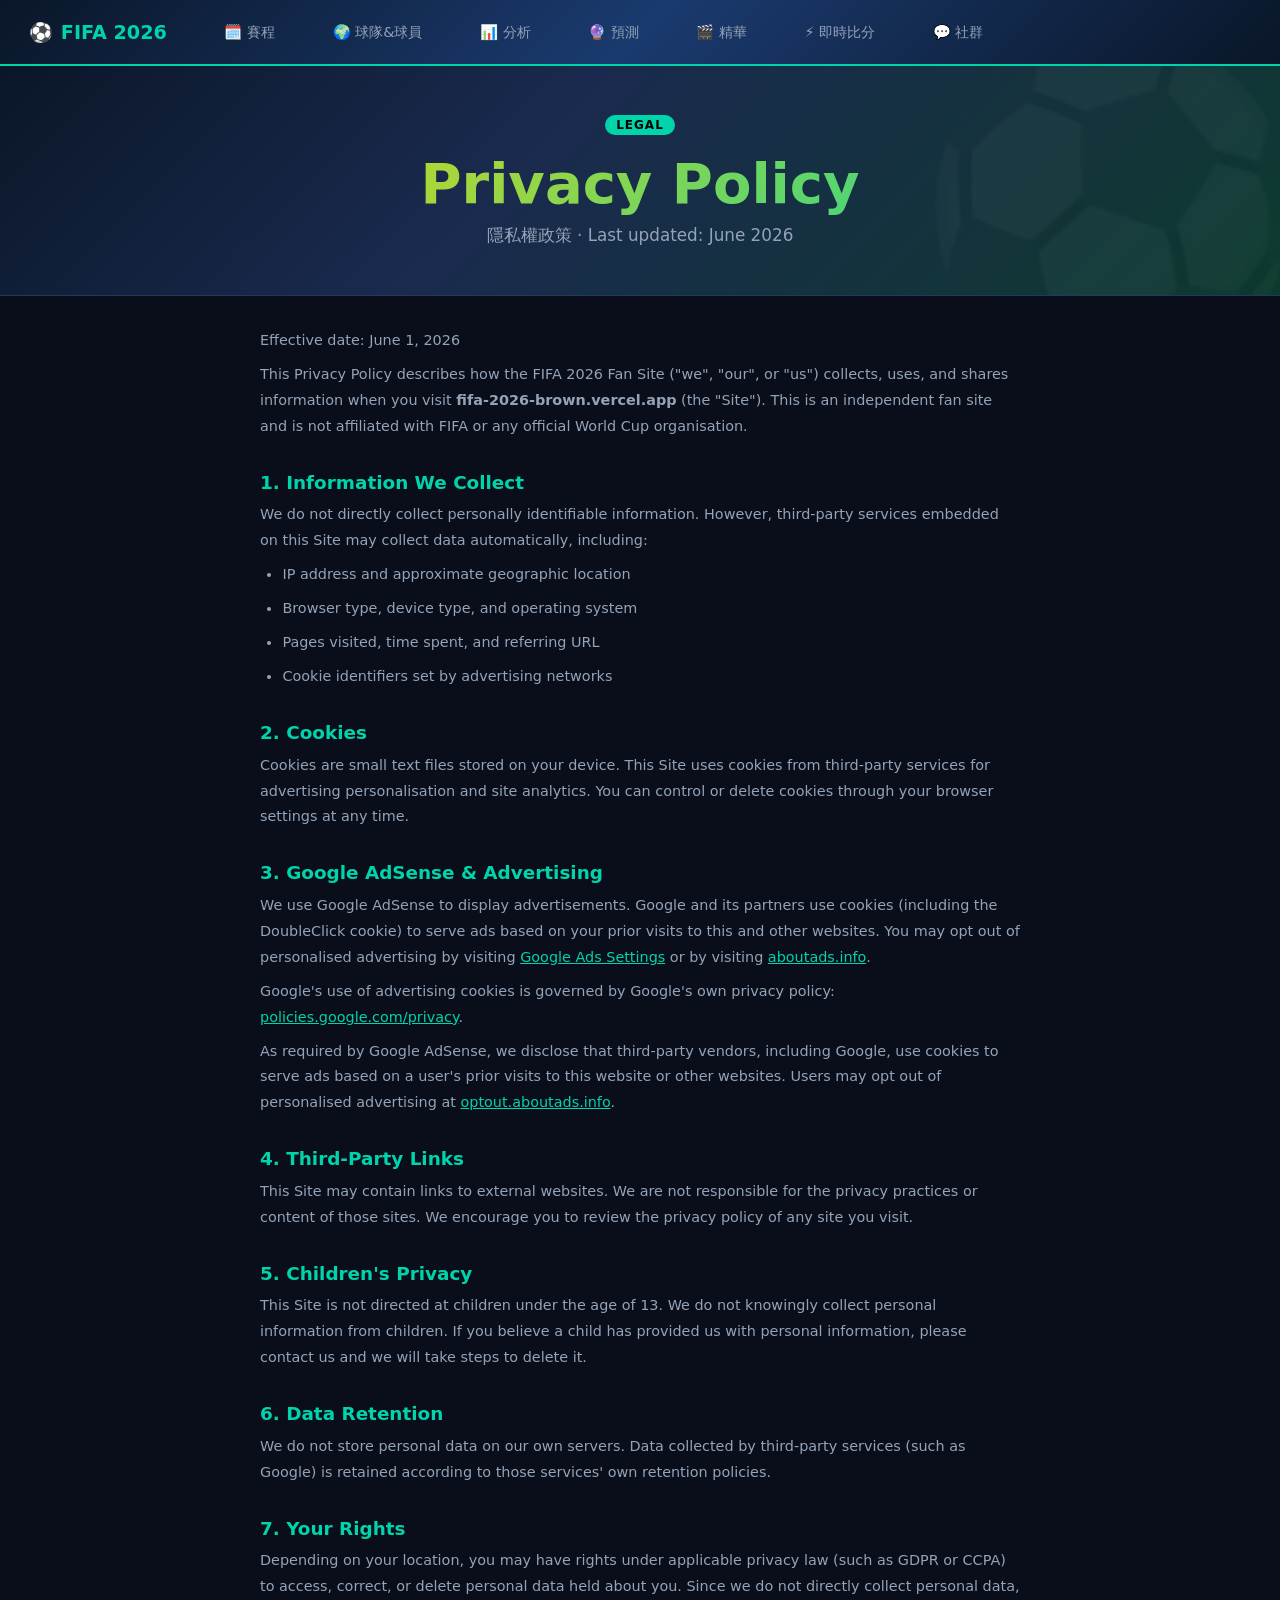
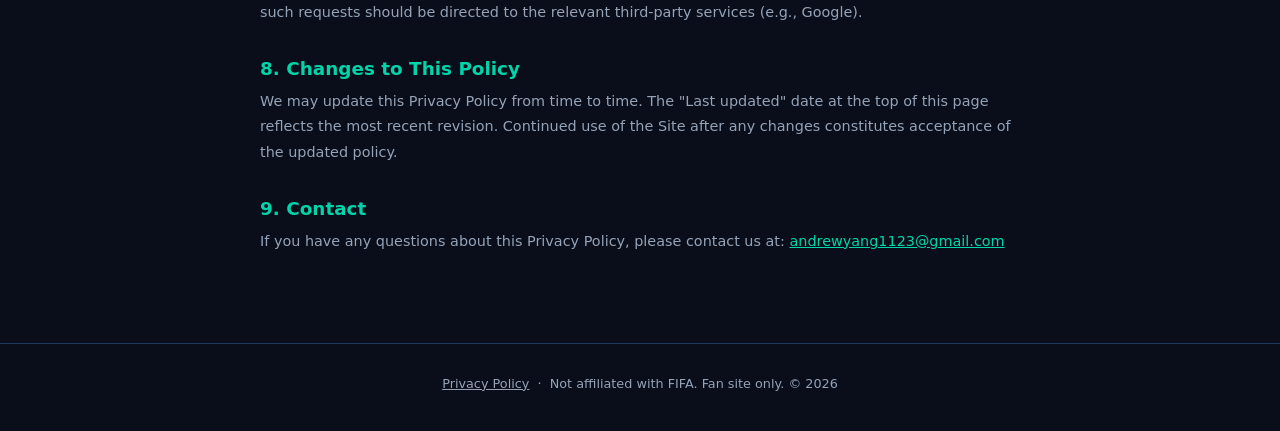
<file: privacy.html>
<!DOCTYPE html>
<html lang="zh-TW">
<head>
  <meta charset="UTF-8">
  <meta name="viewport" content="width=device-width, initial-scale=1.0">
  <title>Privacy Policy — FIFA 2026 Fan Site</title>
  <link rel="stylesheet" href="style.css">
  <script async src="https://pagead2.googlesyndication.com/pagead/js/adsbygoogle.js?client=ca-pub-4522779931939215" crossorigin="anonymous"></script>
  <style>
    .policy-wrap {
      max-width: 760px;
      margin: 0 auto;
    }
    .policy-wrap h2 {
      font-size: 1.15rem;
      font-weight: 800;
      color: var(--accent);
      margin: 2rem 0 0.6rem;
    }
    .policy-wrap p, .policy-wrap li {
      font-size: 0.9rem;
      color: var(--muted);
      line-height: 1.8;
      margin-bottom: 0.5rem;
    }
    .policy-wrap ul { padding-left: 1.4rem; }
    .policy-wrap a { color: var(--accent); }
    .policy-date {
      font-size: 0.8rem;
      color: var(--muted);
      margin-bottom: 2rem;
    }
  </style>
</head>
<body>
<nav>
  <div class="nav-inner">
    <a class="nav-logo" href="index.html">⚽ <span>FIFA 2026</span></a>
    <a href="index.html">🗓️ 賽程</a>
    <a href="teams.html">🌍 球隊&球員</a>
    <a href="analysis.html">📊 分析</a>
    <a href="prediction.html">🔮 預測</a>
    <a href="highlights.html">🎬 精華</a>
    <a href="scores.html">⚡ 即時比分</a>
    <a href="community.html">💬 社群</a>
  </div>
</nav>

<div class="hero">
  <div class="badge">Legal</div>
  <h1>Privacy Policy</h1>
  <p>隱私權政策 · Last updated: June 2026</p>
</div>

<div class="container">
  <div class="policy-wrap">
    <p class="policy-date">Effective date: June 1, 2026</p>

    <p>This Privacy Policy describes how the FIFA 2026 Fan Site ("we", "our", or "us") collects, uses, and shares information when you visit <strong>fifa-2026-brown.vercel.app</strong> (the "Site"). This is an independent fan site and is not affiliated with FIFA or any official World Cup organisation.</p>

    <h2>1. Information We Collect</h2>
    <p>We do not directly collect personally identifiable information. However, third-party services embedded on this Site may collect data automatically, including:</p>
    <ul>
      <li>IP address and approximate geographic location</li>
      <li>Browser type, device type, and operating system</li>
      <li>Pages visited, time spent, and referring URL</li>
      <li>Cookie identifiers set by advertising networks</li>
    </ul>

    <h2>2. Cookies</h2>
    <p>Cookies are small text files stored on your device. This Site uses cookies from third-party services for advertising personalisation and site analytics. You can control or delete cookies through your browser settings at any time.</p>

    <h2>3. Google AdSense &amp; Advertising</h2>
    <p>We use Google AdSense to display advertisements. Google and its partners use cookies (including the DoubleClick cookie) to serve ads based on your prior visits to this and other websites. You may opt out of personalised advertising by visiting <a href="https://www.google.com/settings/ads" target="_blank" rel="noopener">Google Ads Settings</a> or by visiting <a href="https://www.aboutads.info" target="_blank" rel="noopener">aboutads.info</a>.</p>
    <p>Google's use of advertising cookies is governed by Google's own privacy policy: <a href="https://policies.google.com/privacy" target="_blank" rel="noopener">policies.google.com/privacy</a>.</p>
    <p>As required by Google AdSense, we disclose that third-party vendors, including Google, use cookies to serve ads based on a user's prior visits to this website or other websites. Users may opt out of personalised advertising at <a href="https://optout.aboutads.info" target="_blank" rel="noopener">optout.aboutads.info</a>.</p>

    <h2>4. Third-Party Links</h2>
    <p>This Site may contain links to external websites. We are not responsible for the privacy practices or content of those sites. We encourage you to review the privacy policy of any site you visit.</p>

    <h2>5. Children's Privacy</h2>
    <p>This Site is not directed at children under the age of 13. We do not knowingly collect personal information from children. If you believe a child has provided us with personal information, please contact us and we will take steps to delete it.</p>

    <h2>6. Data Retention</h2>
    <p>We do not store personal data on our own servers. Data collected by third-party services (such as Google) is retained according to those services' own retention policies.</p>

    <h2>7. Your Rights</h2>
    <p>Depending on your location, you may have rights under applicable privacy law (such as GDPR or CCPA) to access, correct, or delete personal data held about you. Since we do not directly collect personal data, such requests should be directed to the relevant third-party services (e.g., Google).</p>

    <h2>8. Changes to This Policy</h2>
    <p>We may update this Privacy Policy from time to time. The "Last updated" date at the top of this page reflects the most recent revision. Continued use of the Site after any changes constitutes acceptance of the updated policy.</p>

    <h2>9. Contact</h2>
    <p>If you have any questions about this Privacy Policy, please contact us at: <a href="mailto:andrewyang1123@gmail.com">andrewyang1123@gmail.com</a></p>
  </div>
</div>

<footer style="text-align:center;padding:2rem 1rem 2.5rem;color:var(--muted);font-size:0.8rem;border-top:1px solid var(--border);margin-top:3rem">
  <a href="privacy.html" style="color:var(--muted);text-decoration:underline">Privacy Policy</a>
  &nbsp;&middot;&nbsp; Not affiliated with FIFA. Fan site only. &copy; 2026
</footer>
</body>
</html>
</file>
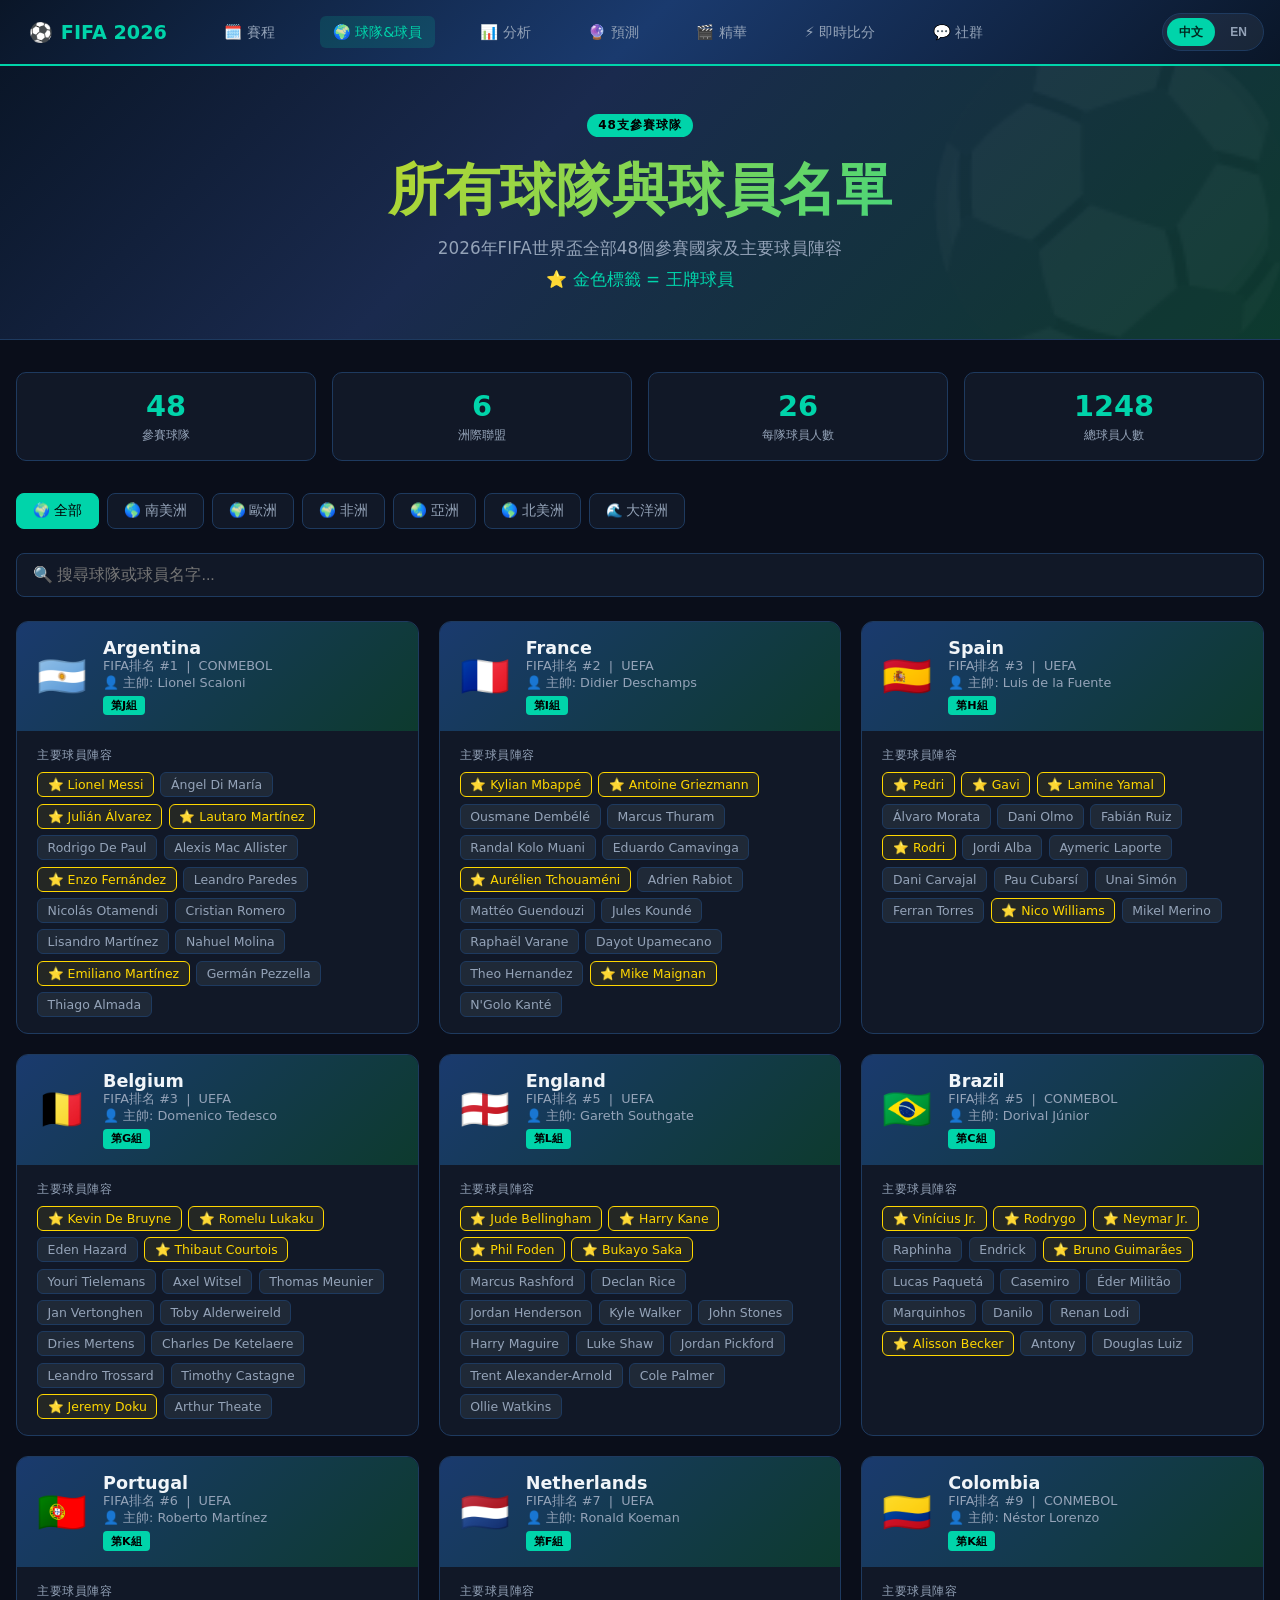
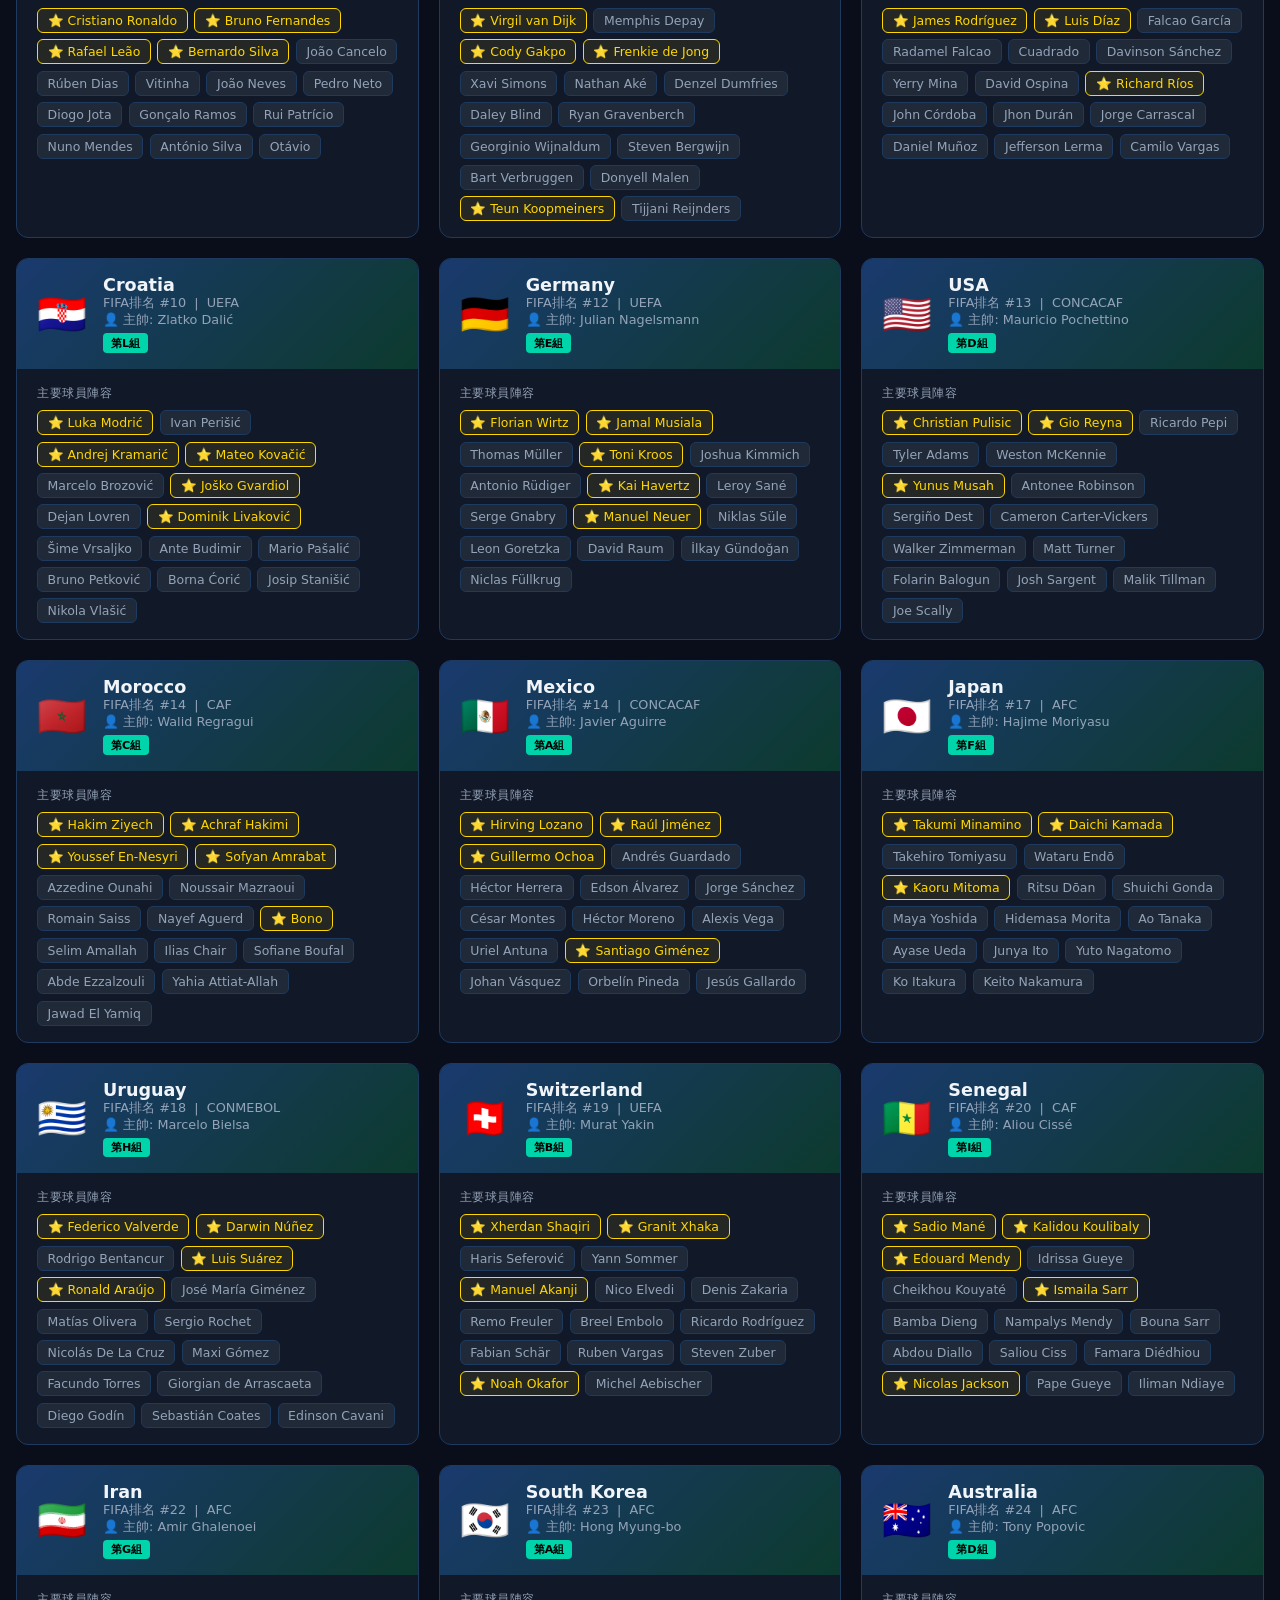
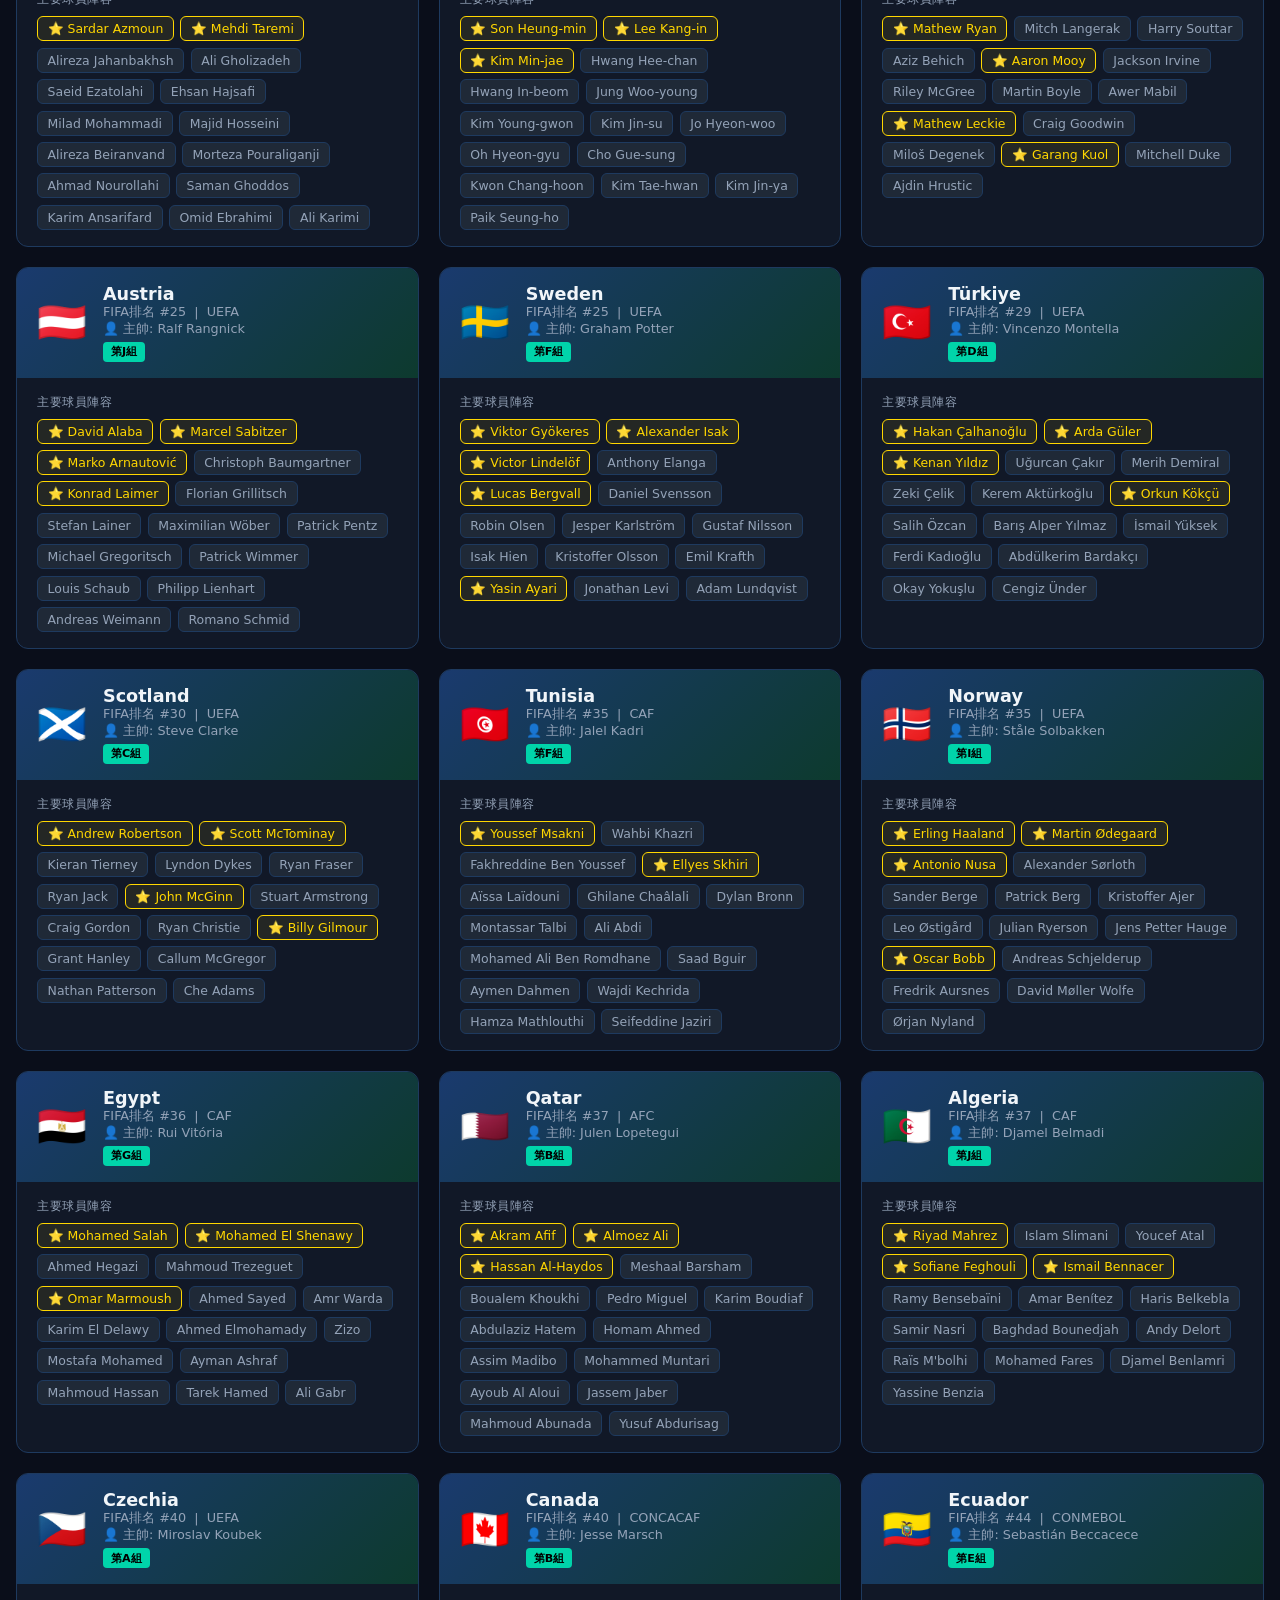
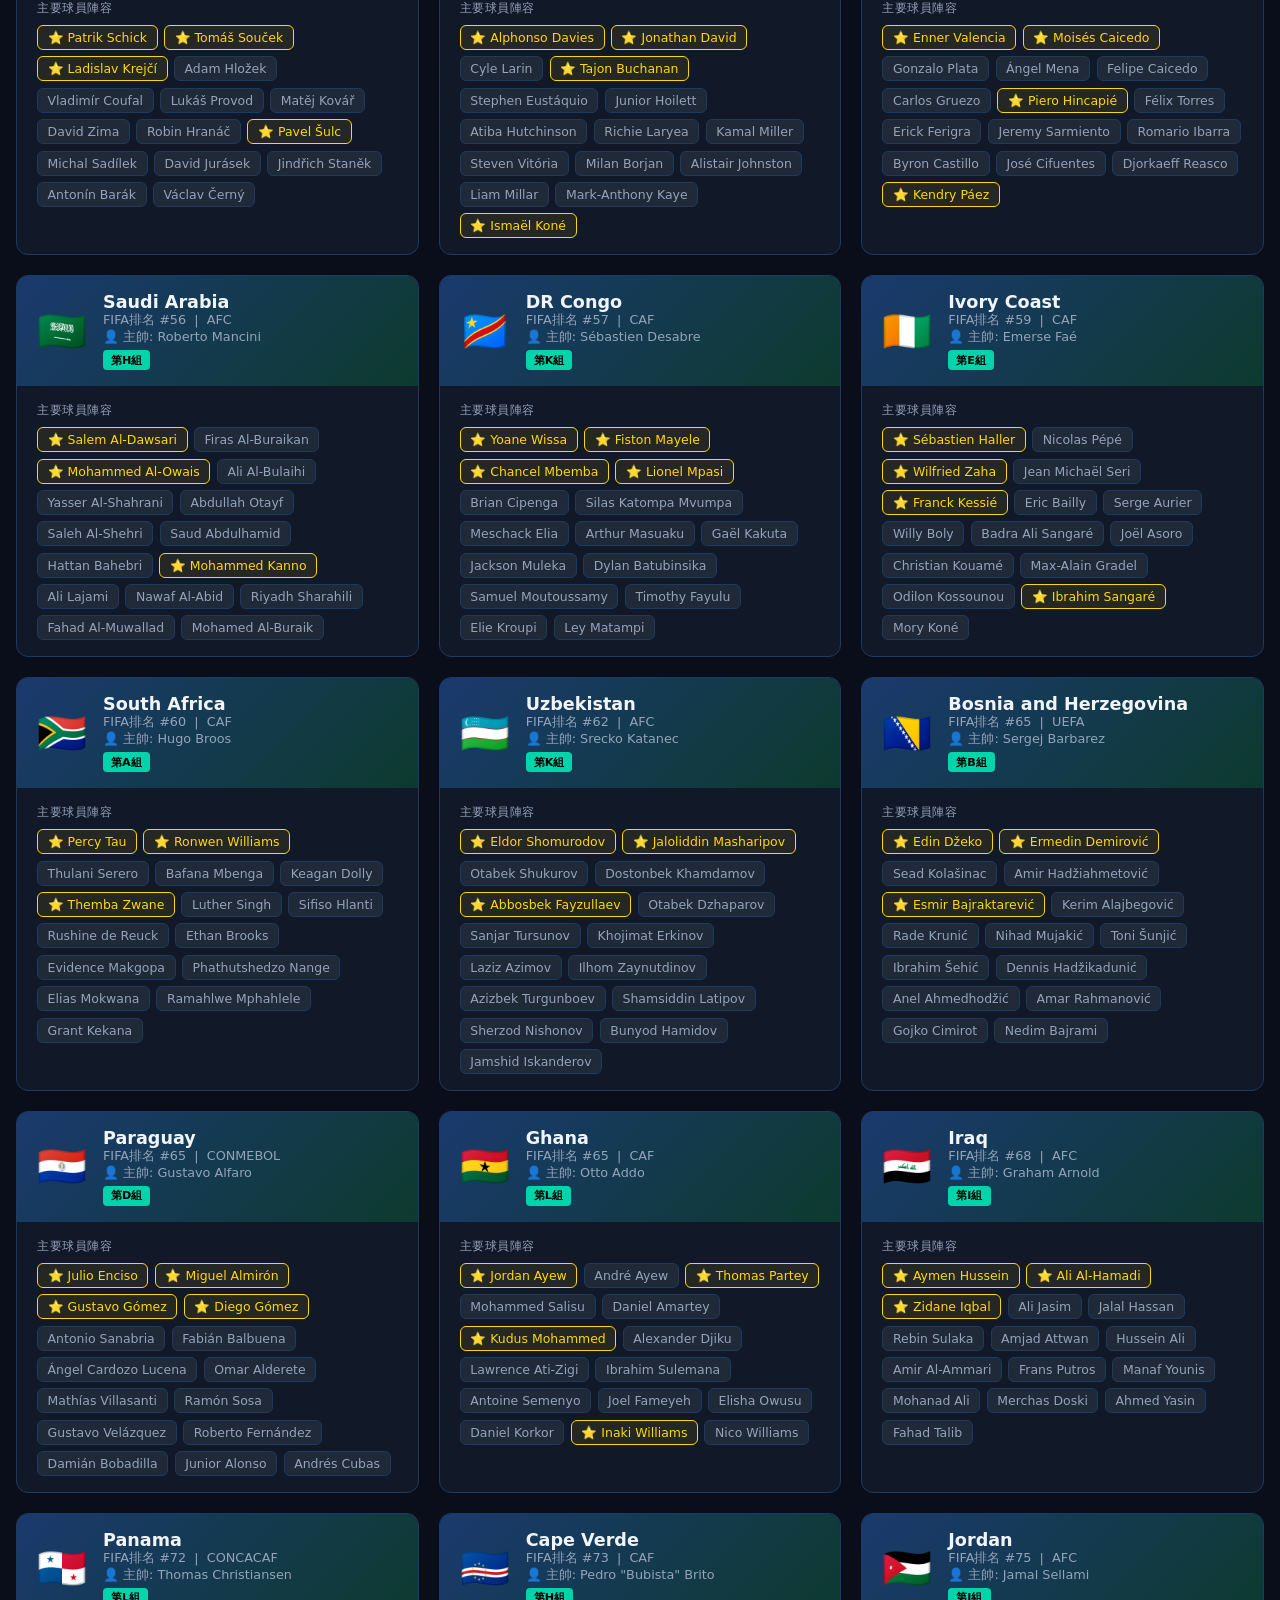
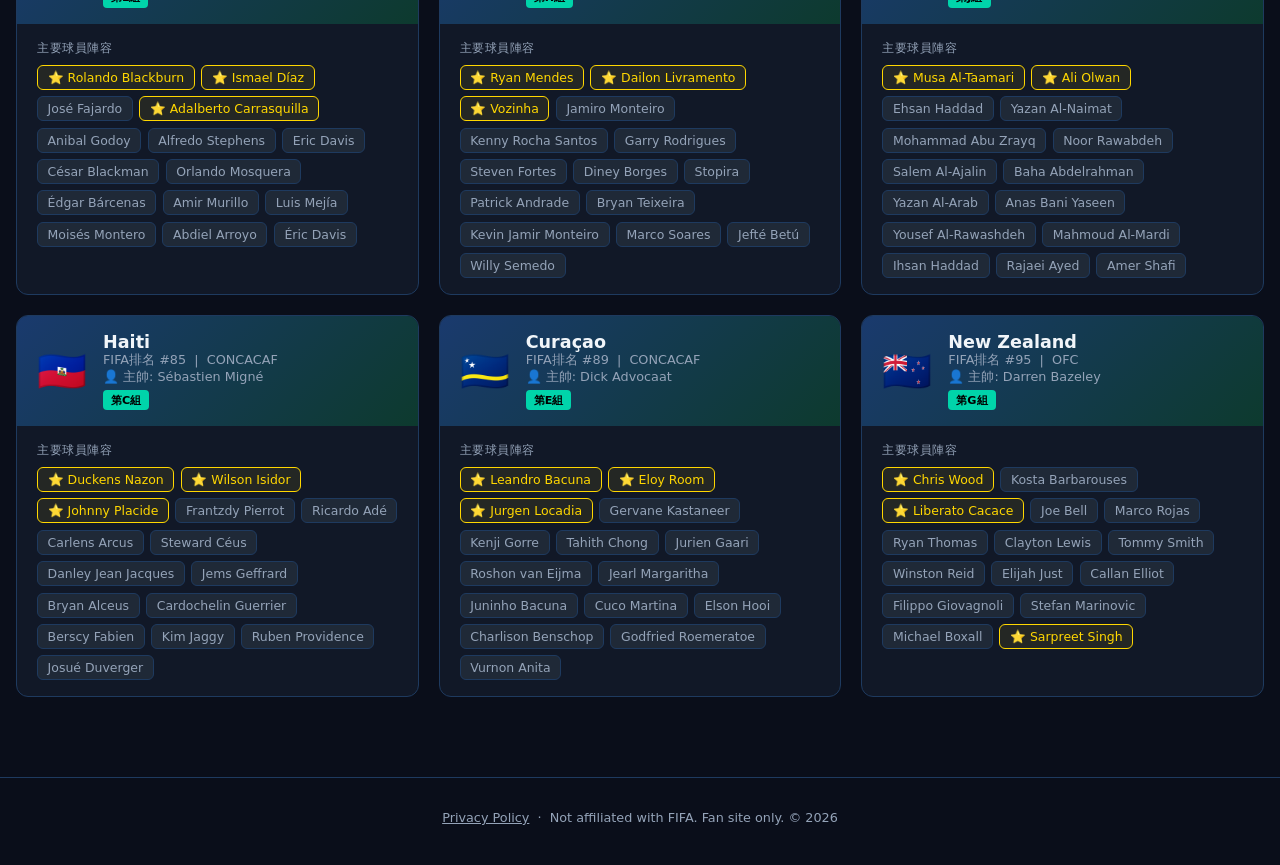
<file: teams.html>
<!DOCTYPE html>
<html lang="zh-TW">
<head>
  <meta charset="UTF-8">
  <meta name="viewport" content="width=device-width, initial-scale=1.0">
  <title>2026 FIFA World Cup — 球隊與球員</title>
  <link rel="stylesheet" href="style.css">
  <script async src="https://pagead2.googlesyndication.com/pagead/js/adsbygoogle.js?client=ca-pub-4522779931939215" crossorigin="anonymous"></script>
</head>
<body data-page-title="team_title">
<nav>
  <div class="nav-inner">
    <a class="nav-logo" href="index.html">⚽ <span>FIFA 2026</span></a>
    <a href="index.html" data-i18n="nav_schedule">🗓️ 賽程</a>
    <a href="teams.html" class="active" data-i18n="nav_teams">🌍 球隊&球員</a>
    <a href="analysis.html" data-i18n="nav_analysis">📊 分析</a>
    <a href="prediction.html" data-i18n="nav_prediction">🔮 預測</a>
    <a href="highlights.html" data-i18n="nav_highlights">🎬 精華</a>
    <a href="scores.html" data-i18n="nav_scores">⚡ 即時比分</a>
    <a href="community.html" data-i18n="nav_community">💬 社群</a>
  </div>
</nav>

<div class="hero">
  <div class="badge" data-i18n="team_hero_badge">48支參賽球隊</div>
  <h1 data-i18n="team_hero_h1">所有球隊與球員名單</h1>
  <p data-i18n="team_hero_p1">2026年FIFA世界盃全部48個參賽國家及主要球員陣容</p>
  <p style="margin-top:0.5rem;color:var(--accent)" data-i18n="team_hero_p2">⭐ 金色標籤 = 王牌球員</p>
</div>

<div class="container">
  <div class="stats-strip">
    <div class="stat-box"><div class="num">48</div><div class="lbl" data-i18n="team_stat_teams">參賽球隊</div></div>
    <div class="stat-box"><div class="num">6</div><div class="lbl" data-i18n="team_stat_confs">洲際聯盟</div></div>
    <div class="stat-box"><div class="num">26</div><div class="lbl" data-i18n="team_stat_ppt">每隊球員人數</div></div>
    <div class="stat-box"><div class="num">1248</div><div class="lbl" data-i18n="team_stat_total">總球員人數</div></div>
  </div>

  <div class="tabs" id="conf-tabs"></div>

  <input type="text" class="teams-search" id="search" data-i18n-placeholder="team_search_placeholder" placeholder="🔍 搜尋球隊或球員名字...">
  <div class="teams-grid" id="teams-container"></div>
</div>

<script src="data.js"></script>
<script src="i18n.js"></script>
<script>
const confs = ['全部','CONMEBOL','UEFA','CAF','AFC','CONCACAF','OFC'];
const confKeys = {'全部':'team_conf_all','CONMEBOL':'team_conf_conmebol','UEFA':'team_conf_uefa','CAF':'team_conf_caf','AFC':'team_conf_afc','CONCACAF':'team_conf_concacaf','OFC':'team_conf_ofc'};
let currentConf = '全部';

const tabsEl = document.getElementById('conf-tabs');
confs.forEach(c => {
  const btn = document.createElement('button');
  btn.className = 'tab-btn' + (c==='全部'?' active':'');
  btn.textContent = t(confKeys[c]);
  btn.onclick = () => {
    currentConf = c;
    document.querySelectorAll('.tab-btn').forEach(b=>b.classList.remove('active'));
    btn.classList.add('active');
    render();
  };
  tabsEl.appendChild(btn);
});

function render() {
  const q = document.getElementById('search').value.toLowerCase();
  const container = document.getElementById('teams-container');
  container.innerHTML = '';

  const filtered = TEAMS_DATA.filter(tm => {
    const confMatch = currentConf==='全部' || tm.conf===currentConf;
    const qMatch = !q || tm.name.toLowerCase().includes(q) || tm.players.some(p=>p.name.toLowerCase().includes(q));
    return confMatch && qMatch;
  }).sort((a,b)=>a.rank-b.rank);

  filtered.forEach(tm => {
    const card = document.createElement('div');
    card.className = 'team-card fade-in';
    card.innerHTML = `
      <div class="team-card-header">
        <div class="team-card-flag">${tm.flag}</div>
        <div class="team-card-info">
          <h3>${tm.name}</h3>
          <p>${t('team_fifa_rank', {rank: tm.rank, conf: tm.conf})}</p>
          <p>${t('team_coach', {coach: tm.coach})}</p>
          <span class="team-group-badge">${t('team_group_badge', {group: tm.group})}</span>
        </div>
      </div>
      <div class="team-card-body">
        <div style="font-size:0.75rem;color:var(--muted);margin-bottom:0.5rem;text-transform:uppercase;letter-spacing:0.5px">${t('team_key_players')}</div>
        <div class="players-list">
          ${tm.players.map(p=>`<span class="player-tag${p.star?' star':''}" title="${p.pos}">${p.star?'⭐ ':''}${p.name}</span>`).join('')}
        </div>
      </div>`;
    container.appendChild(card);
  });

  if(filtered.length===0) {
    container.innerHTML = `<div style="color:var(--muted);text-align:center;padding:3rem">${t('team_no_results')}</div>`;
  }
}

document.getElementById('search').addEventListener('input', render);
render();
</script>

<footer style="text-align:center;padding:2rem 1rem 2.5rem;color:var(--muted);font-size:0.8rem;border-top:1px solid var(--border);margin-top:3rem">
  <a href="privacy.html" style="color:var(--muted);text-decoration:underline">Privacy Policy</a>
  &nbsp;&middot;&nbsp; Not affiliated with FIFA. Fan site only. &copy; 2026
</footer>
</body>
</html>
</file>
<file: style.css>
:root {
  --bg: #0a0e1a;
  --bg2: #111827;
  --bg3: #1f2937;
  --accent: #00d4aa;
  --accent2: #f59e0b;
  --accent3: #ef4444;
  --text: #f1f5f9;
  --muted: #94a3b8;
  --border: #1e3a5f;
  --gold: #ffd700;
  --silver: #c0c0c0;
  --bronze: #cd7f32;
}

* { margin: 0; padding: 0; box-sizing: border-box; }

body {
  font-family: 'Segoe UI', system-ui, sans-serif;
  background: var(--bg);
  color: var(--text);
  min-height: 100vh;
}

/* NAV */
nav {
  background: linear-gradient(135deg, #0a1628 0%, #1a3a6e 50%, #0a1628 100%);
  border-bottom: 2px solid var(--accent);
  position: sticky;
  top: 0;
  z-index: 100;
  padding: 0 1rem;
}
.nav-inner {
  max-width: 1400px;
  margin: 0 auto;
  display: flex;
  align-items: center;
  gap: 2rem;
  height: 64px;
}
.nav-logo {
  display: flex;
  align-items: center;
  gap: 0.5rem;
  font-size: 1.2rem;
  font-weight: 800;
  color: var(--gold);
  text-decoration: none;
  white-space: nowrap;
}
.nav-logo span { color: var(--accent); }
nav a {
  color: var(--muted);
  text-decoration: none;
  font-weight: 500;
  font-size: 0.9rem;
  padding: 0.4rem 0.8rem;
  border-radius: 6px;
  transition: all 0.2s;
  white-space: nowrap;
}
nav a:hover, nav a.active {
  color: var(--text);
  background: rgba(0,212,170,0.15);
}
nav a.active { color: var(--accent); }

/* LANGUAGE TOGGLE */
.lang-toggle {
  margin-left: auto;
  display: flex;
  align-items: center;
  gap: 0.2rem;
  background: rgba(255,255,255,0.06);
  border: 1px solid var(--border);
  border-radius: 20px;
  padding: 0.25rem;
  flex-shrink: 0;
}
.lang-toggle button {
  border: none;
  background: transparent;
  color: var(--muted);
  font-size: 0.75rem;
  font-weight: 700;
  padding: 0.35rem 0.75rem;
  border-radius: 16px;
  cursor: pointer;
  transition: all 0.2s;
  white-space: nowrap;
}
.lang-toggle button:hover { color: var(--text); }
.lang-toggle button.active {
  background: var(--accent);
  color: #00261f;
}
/* Tablet ≤900px */
@media (max-width: 900px) {
  .analysis-grid { grid-template-columns: 1fr; }
  .sw-row { grid-template-columns: 1fr; }
}
/* Tablet ≤768px */
@media (max-width: 768px) {
  .lang-toggle button { padding: 0.3rem 0.55rem; font-size: 0.7rem; }
  .teams-grid { grid-template-columns: 1fr; }
  .prediction-hero { padding: 1.25rem 1rem; }
  .prediction-hero h2 { font-size: 1.5rem; }
  .history-table td, .history-table th { padding: 0.45rem 0.6rem; font-size: 0.82rem; }
}

/* HERO */
.hero {
  background: linear-gradient(135deg, #0a1628 0%, #1a2a4e 40%, #0d3a2e 100%);
  padding: 3rem 1rem;
  text-align: center;
  border-bottom: 1px solid var(--border);
  position: relative;
  overflow: hidden;
}
.hero::before {
  content: '⚽';
  position: absolute;
  font-size: 20rem;
  opacity: 0.03;
  top: -3rem;
  right: -2rem;
}
.hero h1 {
  font-size: clamp(1.8rem, 5vw, 3.5rem);
  font-weight: 900;
  background: linear-gradient(135deg, var(--gold), var(--accent));
  -webkit-background-clip: text;
  -webkit-text-fill-color: transparent;
  background-clip: text;
  margin-bottom: 0.5rem;
}
.hero p { color: var(--muted); font-size: 1.05rem; max-width: 600px; margin: 0 auto; }
.badge {
  display: inline-block;
  background: var(--accent);
  color: #000;
  font-size: 0.75rem;
  font-weight: 700;
  padding: 0.2rem 0.7rem;
  border-radius: 999px;
  margin-bottom: 1rem;
  text-transform: uppercase;
  letter-spacing: 1px;
}

/* LAYOUT */
.container { max-width: 1400px; margin: 0 auto; padding: 2rem 1rem; }
.section-title {
  font-size: 1.4rem;
  font-weight: 800;
  color: var(--accent);
  margin-bottom: 1.5rem;
  padding-bottom: 0.5rem;
  border-bottom: 2px solid var(--border);
  display: flex;
  align-items: center;
  gap: 0.5rem;
}

/* CARDS */
.card {
  background: var(--bg2);
  border: 1px solid var(--border);
  border-radius: 12px;
  padding: 1.25rem;
  transition: border-color 0.2s;
}
.card:hover { border-color: var(--accent); }

/* GROUPS GRID */
.groups-grid {
  display: grid;
  grid-template-columns: repeat(auto-fill, minmax(280px, 1fr));
  gap: 1.25rem;
  margin-bottom: 2rem;
}
.group-card {
  background: var(--bg2);
  border: 1px solid var(--border);
  border-radius: 12px;
  overflow: hidden;
}
.group-header {
  background: linear-gradient(135deg, #1a3a6e, #0d3a2e);
  padding: 0.75rem 1rem;
  font-weight: 800;
  font-size: 1rem;
  color: var(--gold);
  display: flex;
  align-items: center;
  gap: 0.5rem;
}
.group-header span { color: var(--muted); font-size: 0.8rem; font-weight: 400; }
.team-row {
  display: flex;
  align-items: center;
  gap: 0.75rem;
  padding: 0.6rem 1rem;
  border-bottom: 1px solid var(--border);
  font-size: 0.9rem;
}
.team-row:last-child { border-bottom: none; }
.team-flag { font-size: 1.3rem; }
.team-name { font-weight: 600; flex: 1; }
.team-rank {
  font-size: 0.75rem;
  color: var(--muted);
  background: var(--bg3);
  padding: 0.15rem 0.5rem;
  border-radius: 4px;
}

/* SCHEDULE TIMELINE */
.timeline { position: relative; }
.phase-block { margin-bottom: 2.5rem; }
.phase-label {
  background: linear-gradient(90deg, var(--accent), transparent);
  padding: 0.5rem 1.25rem;
  font-weight: 800;
  font-size: 0.85rem;
  text-transform: uppercase;
  letter-spacing: 1.5px;
  border-radius: 6px 0 0 6px;
  margin-bottom: 1rem;
  color: #000;
}
.matches-grid {
  display: grid;
  grid-template-columns: repeat(auto-fill, minmax(320px, 1fr));
  gap: 0.75rem;
}
.match-card {
  background: var(--bg2);
  border: 1px solid var(--border);
  border-radius: 10px;
  padding: 1rem;
  display: flex;
  flex-direction: column;
  gap: 0.5rem;
}
.match-teams {
  display: flex;
  align-items: center;
  justify-content: space-between;
  gap: 0.5rem;
}
.match-team {
  display: flex;
  align-items: center;
  gap: 0.4rem;
  font-weight: 700;
  font-size: 0.95rem;
  flex: 1;
}
.match-team.away { justify-content: flex-end; }
.vs {
  font-size: 0.8rem;
  color: var(--muted);
  font-weight: 600;
  background: var(--bg3);
  padding: 0.2rem 0.5rem;
  border-radius: 4px;
}
.match-info { display: flex; gap: 0.5rem; flex-wrap: wrap; }
.match-info span {
  font-size: 0.75rem;
  color: var(--muted);
  background: var(--bg3);
  padding: 0.15rem 0.5rem;
  border-radius: 4px;
}
.match-info .venue { color: var(--accent); }

/* TEAMS PAGE */
.teams-search {
  width: 100%;
  background: var(--bg2);
  border: 1px solid var(--border);
  border-radius: 8px;
  padding: 0.75rem 1rem;
  color: var(--text);
  font-size: 1rem;
  margin-bottom: 1.5rem;
  outline: none;
}
.teams-search:focus { border-color: var(--accent); }
.teams-grid {
  display: grid;
  grid-template-columns: repeat(auto-fill, minmax(340px, 1fr));
  gap: 1.25rem;
}
.team-card {
  background: var(--bg2);
  border: 1px solid var(--border);
  border-radius: 12px;
  overflow: hidden;
  cursor: pointer;
}
.team-card-header {
  background: linear-gradient(135deg, #1a3a6e 0%, #0d3a2e 100%);
  padding: 1rem 1.25rem;
  display: flex;
  align-items: center;
  gap: 1rem;
}
.team-card-flag { font-size: 2.5rem; }
.team-card-info h3 { font-size: 1.1rem; font-weight: 800; color: var(--text); }
.team-card-info p { font-size: 0.8rem; color: var(--muted); }
.team-card-body { padding: 1rem 1.25rem; }
.players-list {
  display: flex;
  flex-wrap: wrap;
  gap: 0.4rem;
}
.player-tag {
  background: var(--bg3);
  border: 1px solid var(--border);
  border-radius: 6px;
  padding: 0.25rem 0.6rem;
  font-size: 0.78rem;
  color: var(--muted);
}
.player-tag.star {
  border-color: var(--gold);
  color: var(--gold);
  background: rgba(255,215,0,0.08);
}
.team-group-badge {
  font-size: 0.7rem;
  background: var(--accent);
  color: #000;
  padding: 0.15rem 0.5rem;
  border-radius: 4px;
  font-weight: 700;
  margin-top: 0.25rem;
  display: inline-block;
}

/* ANALYSIS PAGE */
.analysis-grid {
  display: grid;
  grid-template-columns: repeat(auto-fill, minmax(380px, 1fr));
  gap: 1.5rem;
}
.analysis-card {
  background: var(--bg2);
  border: 1px solid var(--border);
  border-radius: 14px;
  overflow: hidden;
}
.analysis-card-header {
  background: linear-gradient(135deg, #1a3a6e, #0d3a2e);
  padding: 1rem 1.25rem;
  display: flex;
  align-items: center;
  gap: 0.75rem;
}
.rank-badge {
  width: 36px;
  height: 36px;
  border-radius: 50%;
  display: flex;
  align-items: center;
  justify-content: center;
  font-weight: 900;
  font-size: 0.9rem;
  flex-shrink: 0;
}
.rank-1 { background: var(--gold); color: #000; }
.rank-2 { background: var(--silver); color: #000; }
.rank-3 { background: var(--bronze); color: #000; }
.rank-other { background: var(--bg3); color: var(--muted); }
.analysis-card-body { padding: 1.25rem; }
.sw-row { display: grid; grid-template-columns: 1fr 1fr; gap: 1rem; margin-bottom: 1rem; }
.sw-box { background: var(--bg3); border-radius: 8px; padding: 0.75rem; }
.sw-box h4 { font-size: 0.75rem; text-transform: uppercase; letter-spacing: 1px; margin-bottom: 0.5rem; }
.sw-box.str h4 { color: var(--accent); }
.sw-box.weak h4 { color: var(--accent3); }
.sw-box ul { list-style: none; }
.sw-box ul li { font-size: 0.82rem; color: var(--muted); padding: 0.2rem 0; }
.sw-box ul li::before { content: '• '; color: inherit; }
.sw-box.str ul li::before { color: var(--accent); }
.sw-box.weak ul li::before { color: var(--accent3); }
.ace-box {
  background: rgba(255,215,0,0.08);
  border: 1px solid rgba(255,215,0,0.3);
  border-radius: 8px;
  padding: 0.75rem;
  display: flex;
  align-items: center;
  gap: 0.75rem;
}
.ace-icon { font-size: 1.5rem; }
.ace-info p { font-size: 0.7rem; color: var(--muted); }
.ace-info strong { font-size: 0.95rem; color: var(--gold); }
.odds-bar {
  margin-top: 0.75rem;
}
.odds-label {
  display: flex;
  justify-content: space-between;
  font-size: 0.75rem;
  color: var(--muted);
  margin-bottom: 0.3rem;
}
.odds-track {
  height: 6px;
  background: var(--bg3);
  border-radius: 3px;
  overflow: hidden;
}
.odds-fill {
  height: 100%;
  border-radius: 3px;
  background: linear-gradient(90deg, var(--accent), var(--accent2));
  transition: width 1s;
}

/* PREDICTION PAGE */
.prediction-hero {
  background: linear-gradient(135deg, #1a1a2e, #16213e, #0f3460);
  border: 1px solid var(--border);
  border-radius: 16px;
  padding: 2rem;
  margin-bottom: 2rem;
  text-align: center;
}
.prediction-hero h2 { font-size: 2rem; color: var(--gold); margin-bottom: 0.5rem; }
.prediction-hero p { color: var(--muted); max-width: 600px; margin: 0 auto; }
.podium {
  display: grid;
  grid-template-columns: 1fr 1.2fr 1fr;
  gap: 1rem;
  margin: 2rem 0;
  align-items: end;
}
.podium-card {
  background: var(--bg2);
  border-radius: 12px;
  padding: 1.25rem;
  text-align: center;
  border: 2px solid transparent;
}
.podium-card.first { border-color: var(--gold); }
.podium-card.second { border-color: var(--silver); }
.podium-card.third { border-color: var(--bronze); }
.podium-flag { font-size: 3.5rem; margin-bottom: 0.5rem; }
.podium-card h3 { font-size: 1.1rem; font-weight: 800; }
.podium-prob {
  font-size: 1.6rem;
  font-weight: 900;
  margin: 0.25rem 0;
}
.podium-card.first .podium-prob { color: var(--gold); }
.podium-card.second .podium-prob { color: var(--silver); }
.podium-card.third .podium-prob { color: var(--bronze); }
.podium-label { font-size: 0.75rem; color: var(--muted); }
.history-table { width: 100%; border-collapse: collapse; }
.history-table th {
  background: var(--bg3);
  color: var(--accent);
  padding: 0.6rem 0.75rem;
  text-align: left;
  font-size: 0.8rem;
  text-transform: uppercase;
  letter-spacing: 0.5px;
}
.history-table td {
  padding: 0.6rem 0.75rem;
  font-size: 0.85rem;
  border-bottom: 1px solid var(--border);
  color: var(--muted);
}
.history-table tr:hover td { background: var(--bg3); color: var(--text); }
.history-table .champion { color: var(--gold); font-weight: 700; }
.lottery-grid {
  display: grid;
  grid-template-columns: repeat(auto-fill, minmax(200px, 1fr));
  gap: 1rem;
  margin-top: 1rem;
}
.lottery-card {
  background: var(--bg2);
  border-radius: 10px;
  padding: 1rem;
  text-align: center;
  border: 2px solid var(--border);
  position: relative;
  overflow: hidden;
}
.lottery-card.top { border-color: var(--gold); }
.lottery-card.mid { border-color: var(--accent); }
.lottery-card.wild { border-color: var(--accent2); }
.lottery-flag { font-size: 2.5rem; margin-bottom: 0.3rem; }
.lottery-card h4 { font-weight: 700; margin-bottom: 0.25rem; }
.lottery-return {
  font-size: 1.2rem;
  font-weight: 900;
  color: var(--accent2);
}
.lottery-type {
  font-size: 0.7rem;
  color: var(--muted);
  margin-top: 0.25rem;
}
.tip-box {
  background: rgba(0,212,170,0.08);
  border: 1px solid rgba(0,212,170,0.3);
  border-radius: 10px;
  padding: 1.25rem;
  margin-top: 1.5rem;
}
.tip-box h3 { color: var(--accent); margin-bottom: 0.75rem; font-size: 1rem; }
.tip-box p { color: var(--muted); font-size: 0.88rem; line-height: 1.6; }
.probability-table { width: 100%; }
.prob-row {
  display: flex;
  align-items: center;
  gap: 1rem;
  padding: 0.5rem 0;
  border-bottom: 1px solid var(--border);
}
.prob-rank { width: 28px; font-size: 0.8rem; color: var(--muted); text-align: right; }
.prob-flag { font-size: 1.1rem; width: 28px; text-align: center; }
.prob-name { flex: 1; font-size: 0.9rem; font-weight: 600; }
.prob-bar-wrap { width: 160px; }
.prob-bar {
  height: 8px;
  background: var(--bg3);
  border-radius: 4px;
  overflow: hidden;
}
.prob-fill {
  height: 100%;
  border-radius: 4px;
}
.prob-pct { width: 50px; text-align: right; font-size: 0.85rem; font-weight: 700; color: var(--accent); }

/* TABS */
.tabs {
  display: flex;
  gap: 0.5rem;
  margin-bottom: 1.5rem;
  flex-wrap: wrap;
}
.tab-btn {
  background: var(--bg2);
  border: 1px solid var(--border);
  color: var(--muted);
  padding: 0.5rem 1rem;
  border-radius: 8px;
  cursor: pointer;
  font-size: 0.85rem;
  font-weight: 500;
  transition: all 0.2s;
}
.tab-btn:hover, .tab-btn.active {
  background: var(--accent);
  color: #000;
  border-color: var(--accent);
}
.tab-pane { display: none; }
.tab-pane.active { display: block; }

/* STATS STRIP */
.stats-strip {
  display: grid;
  grid-template-columns: repeat(auto-fit, minmax(140px, 1fr));
  gap: 1rem;
  margin-bottom: 2rem;
}
.stat-box {
  background: var(--bg2);
  border: 1px solid var(--border);
  border-radius: 10px;
  padding: 1rem;
  text-align: center;
}
.stat-box .num {
  font-size: 1.8rem;
  font-weight: 900;
  color: var(--accent);
}
.stat-box .lbl { font-size: 0.75rem; color: var(--muted); margin-top: 0.2rem; }

/* Mobile ≤600px */
@media (max-width: 600px) {
  /* Nav: horizontally scrollable single row */
  nav { padding: 0 0.5rem; }
  .nav-inner {
    gap: 0.1rem;
    height: auto;
    min-height: 48px;
    padding: 0.3rem 0;
    overflow-x: auto;
    -webkit-overflow-scrolling: touch;
    scrollbar-width: none;
    flex-wrap: nowrap;
  }
  .nav-inner::-webkit-scrollbar { display: none; }
  .nav-logo { flex-shrink: 0; font-size: 0.95rem; margin-right: 0.25rem; }
  nav a { font-size: 0.68rem; padding: 0.26rem 0.42rem; flex-shrink: 0; }
  .lang-toggle { flex-shrink: 0; }
  .lang-toggle button { padding: 0.26rem 0.45rem; font-size: 0.66rem; }

  /* Layout */
  .container { padding: 1.25rem 0.75rem; }
  .hero { padding: 2rem 0.75rem; }
  .hero p { font-size: 0.9rem; }
  .section-title { font-size: 1.1rem; }

  /* Grids → single column */
  .groups-grid, .matches-grid, .teams-grid, .analysis-grid { grid-template-columns: 1fr; }
  .sw-row { grid-template-columns: 1fr; }
  .lottery-grid { grid-template-columns: repeat(2, 1fr); }

  /* Stats strip: 3 per row */
  .stats-strip { grid-template-columns: repeat(3, 1fr); gap: 0.6rem; }
  .stat-box { padding: 0.75rem 0.5rem; }
  .stat-box .num { font-size: 1.35rem; }
  .stat-box .lbl { font-size: 0.68rem; }

  /* Prediction */
  .podium { grid-template-columns: 1fr; }
  .podium-flag { font-size: 2.5rem; }
  .prob-bar-wrap { width: 80px; }
  .prob-pct { width: 38px; font-size: 0.78rem; }
  .prob-name { font-size: 0.82rem; }

  /* Match cards */
  .match-team { font-size: 0.85rem; }
}

/* SCROLL */
::-webkit-scrollbar { width: 8px; }
::-webkit-scrollbar-track { background: var(--bg); }
::-webkit-scrollbar-thumb { background: var(--border); border-radius: 4px; }
::-webkit-scrollbar-thumb:hover { background: var(--accent); }

/* ANIMATION */
@keyframes fadeIn { from { opacity: 0; transform: translateY(10px); } to { opacity: 1; transform: translateY(0); } }
.fade-in { animation: fadeIn 0.4s ease; }

.champion-crown::before { content: '👑 '; }
</file>
